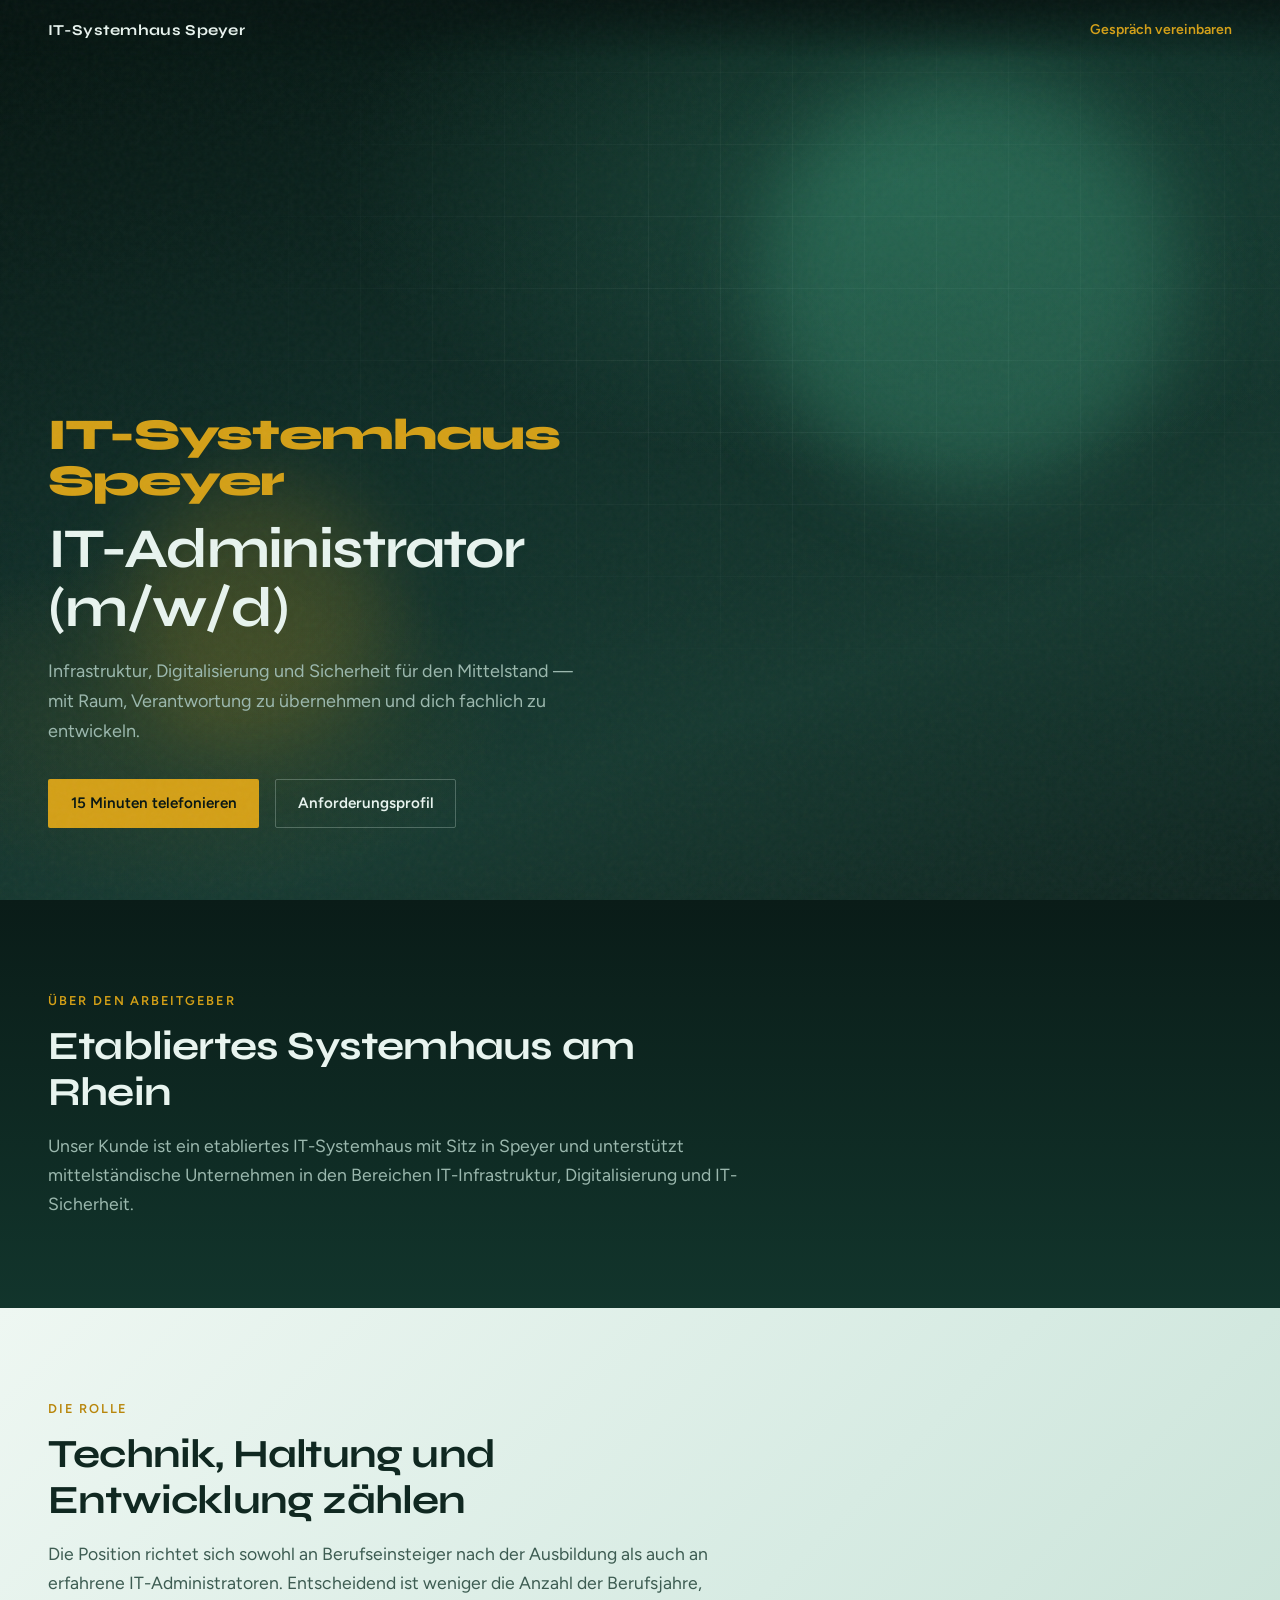
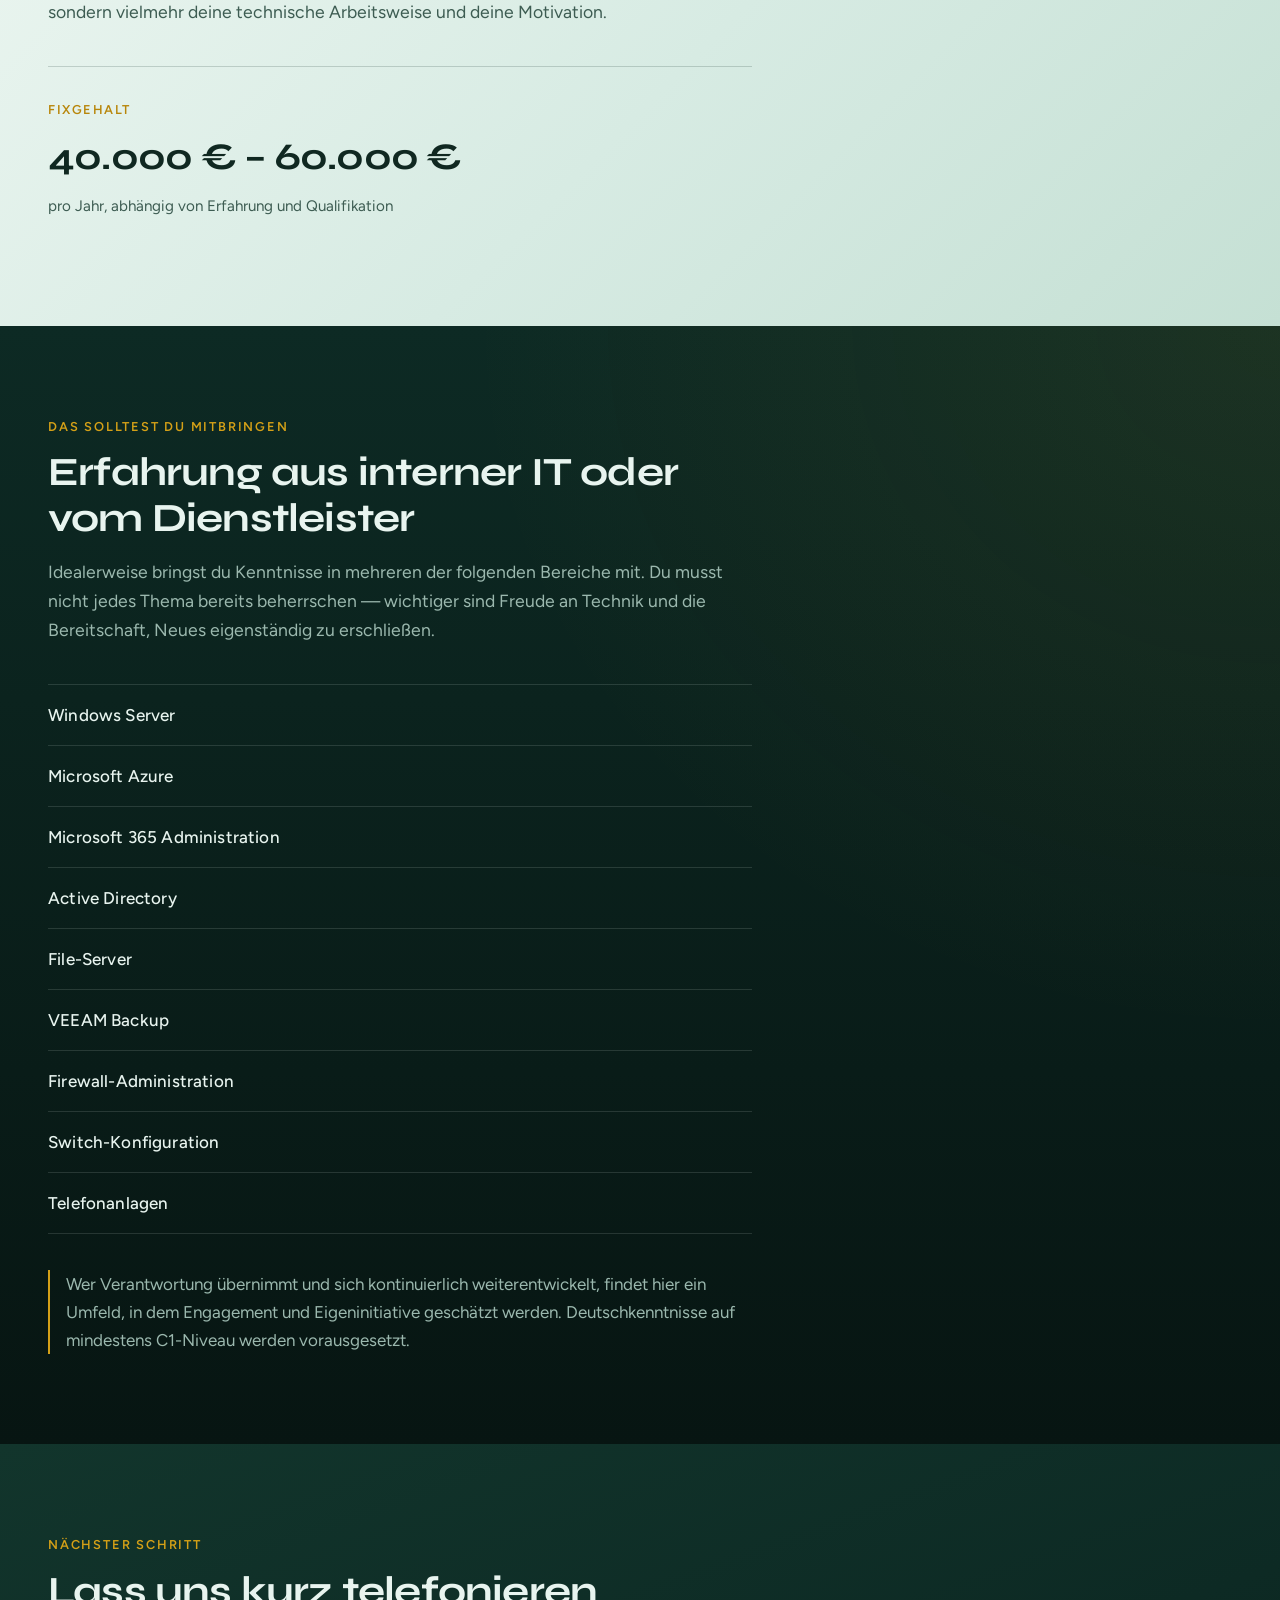
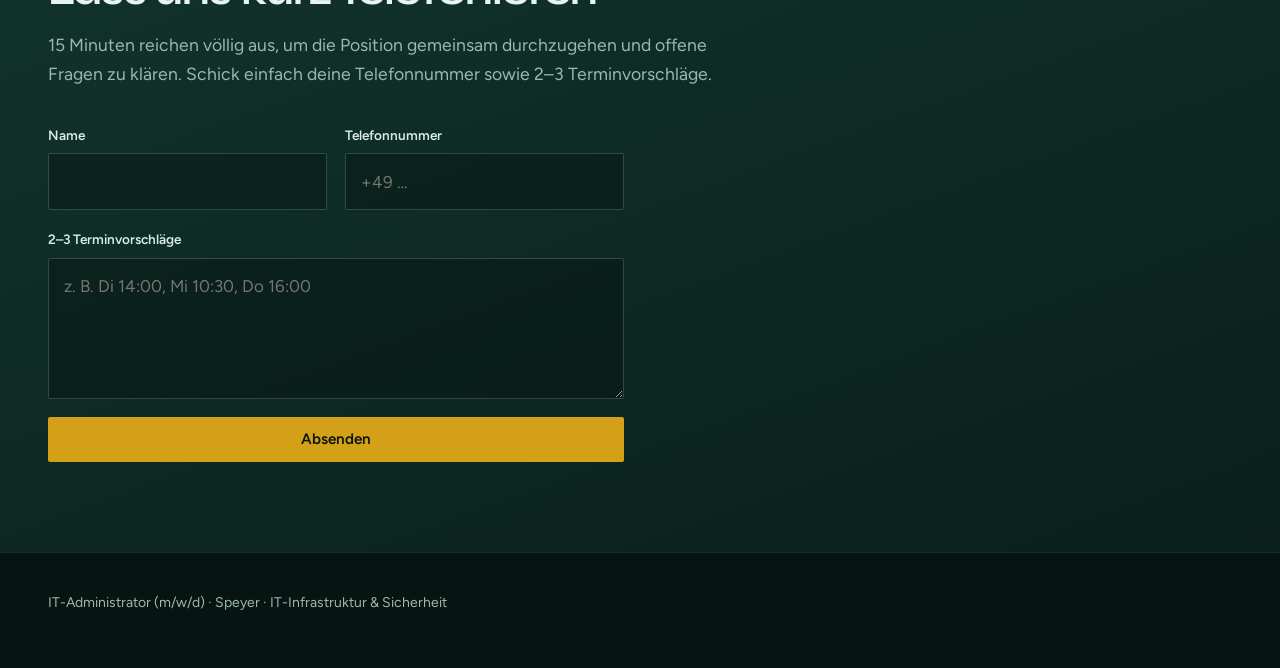
<file: index.html>
<!DOCTYPE html>
<html lang="de">
  <head>
    <meta charset="UTF-8" />
    <meta name="viewport" content="width=device-width, initial-scale=1" />
    <title>IT-Administrator (m/w/d) · IT-Systemhaus Speyer</title>
    <meta
      name="description"
      content="IT-Administrator (m/w/d) gesucht: IT-Infrastruktur, Digitalisierung und IT-Sicherheit für den Mittelstand. Speyer · 40.000–60.000 €."
    />
    <link rel="preconnect" href="https://fonts.googleapis.com" />
    <link rel="preconnect" href="https://fonts.gstatic.com" crossorigin />
    <link
      href="https://fonts.googleapis.com/css2?family=Figtree:wght@400;500;600;700&family=Syne:wght@600;700;800&display=swap"
      rel="stylesheet"
    />
    <link rel="stylesheet" href="./styles.css" />
  </head>
  <body>
    <div class="noise" aria-hidden="true"></div>

    <header class="site-header">
      <a class="logo" href="#top">IT-Systemhaus Speyer</a>
      <a class="header-cta" href="#kontakt">Gespräch vereinbaren</a>
    </header>

    <main id="top">
      <section class="hero" aria-labelledby="hero-brand">
        <div class="hero-visual" aria-hidden="true">
          <div class="hero-grid"></div>
          <div class="hero-orb hero-orb--a"></div>
          <div class="hero-orb hero-orb--b"></div>
          <div class="hero-scan"></div>
        </div>
        <div class="hero-content">
          <p class="hero-brand" id="hero-brand">IT-Systemhaus Speyer</p>
          <h1>IT-Administrator (m/w/d)</h1>
          <p class="hero-lead">
            Infrastruktur, Digitalisierung und Sicherheit für den Mittelstand —
            mit Raum, Verantwortung zu übernehmen und dich fachlich zu
            entwickeln.
          </p>
          <div class="hero-actions">
            <a class="btn btn-primary" href="#kontakt">15 Minuten telefonieren</a>
            <a class="btn btn-ghost" href="#profil">Anforderungsprofil</a>
          </div>
        </div>
      </section>

      <section class="section about" aria-labelledby="about-title">
        <div class="section-inner">
          <p class="eyebrow">Über den Arbeitgeber</p>
          <h2 id="about-title">Etabliertes Systemhaus am Rhein</h2>
          <p class="section-lead">
            Unser Kunde ist ein etabliertes IT-Systemhaus mit Sitz in Speyer und
            unterstützt mittelständische Unternehmen in den Bereichen
            IT-Infrastruktur, Digitalisierung und IT-Sicherheit.
          </p>
        </div>
      </section>

      <section class="section role" id="profil" aria-labelledby="role-title">
        <div class="section-inner">
          <p class="eyebrow">Die Rolle</p>
          <h2 id="role-title">Technik, Haltung und Entwicklung zählen</h2>
          <p class="section-lead">
            Die Position richtet sich sowohl an Berufseinsteiger nach der
            Ausbildung als auch an erfahrene IT-Administratoren. Entscheidend
            ist weniger die Anzahl der Berufsjahre, sondern vielmehr deine
            technische Arbeitsweise und deine Motivation.
          </p>
          <p class="salary">
            <span class="salary-label">Fixgehalt</span>
            <span class="salary-value">40.000 € – 60.000 €</span>
            <span class="salary-note">pro Jahr, abhängig von Erfahrung und Qualifikation</span>
          </p>
        </div>
      </section>

      <section class="section skills" aria-labelledby="skills-title">
        <div class="section-inner">
          <p class="eyebrow">Das solltest du mitbringen</p>
          <h2 id="skills-title">Erfahrung aus interner IT oder vom Dienstleister</h2>
          <p class="section-lead">
            Idealerweise bringst du Kenntnisse in mehreren der folgenden
            Bereiche mit. Du musst nicht jedes Thema bereits beherrschen —
            wichtiger sind Freude an Technik und die Bereitschaft, Neues
            eigenständig zu erschließen.
          </p>
          <ul class="tech-list">
            <li>Windows Server</li>
            <li>Microsoft Azure</li>
            <li>Microsoft 365 Administration</li>
            <li>Active Directory</li>
            <li>File-Server</li>
            <li>VEEAM Backup</li>
            <li>Firewall-Administration</li>
            <li>Switch-Konfiguration</li>
            <li>Telefonanlagen</li>
          </ul>
          <p class="aside">
            Wer Verantwortung übernimmt und sich kontinuierlich weiterentwickelt,
            findet hier ein Umfeld, in dem Engagement und Eigeninitiative
            geschätzt werden. Deutschkenntnisse auf mindestens C1-Niveau werden
            vorausgesetzt.
          </p>
        </div>
      </section>

      <section class="section contact" id="kontakt" aria-labelledby="contact-title">
        <div class="section-inner">
          <p class="eyebrow">Nächster Schritt</p>
          <h2 id="contact-title">Lass uns kurz telefonieren</h2>
          <p class="section-lead">
            15 Minuten reichen völlig aus, um die Position gemeinsam
            durchzugehen und offene Fragen zu klären. Schick einfach deine
            Telefonnummer sowie 2–3 Terminvorschläge.
          </p>
          <form class="contact-form" action="#" method="post">
            <label>
              <span>Name</span>
              <input type="text" name="name" autocomplete="name" required />
            </label>
            <label>
              <span>Telefonnummer</span>
              <input
                type="tel"
                name="phone"
                autocomplete="tel"
                required
                placeholder="+49 …"
              />
            </label>
            <label class="full">
              <span>2–3 Terminvorschläge</span>
              <textarea
                name="slots"
                rows="4"
                required
                placeholder="z. B. Di 14:00, Mi 10:30, Do 16:00"
              ></textarea>
            </label>
            <button class="btn btn-primary" type="submit">Absenden</button>
          </form>
          <p class="form-note" hidden>
            Danke — deine Angaben sind bereit zum Versenden. Bitte die Nummer
            und Termine an den Ansprechpartner der Stelle weiterleiten.
          </p>
        </div>
      </section>
    </main>

    <footer class="site-footer">
      <p>IT-Administrator (m/w/d) · Speyer · IT-Infrastruktur &amp; Sicherheit</p>
    </footer>

    <script src="./script.js"></script>
  </body>
</html>
</file>
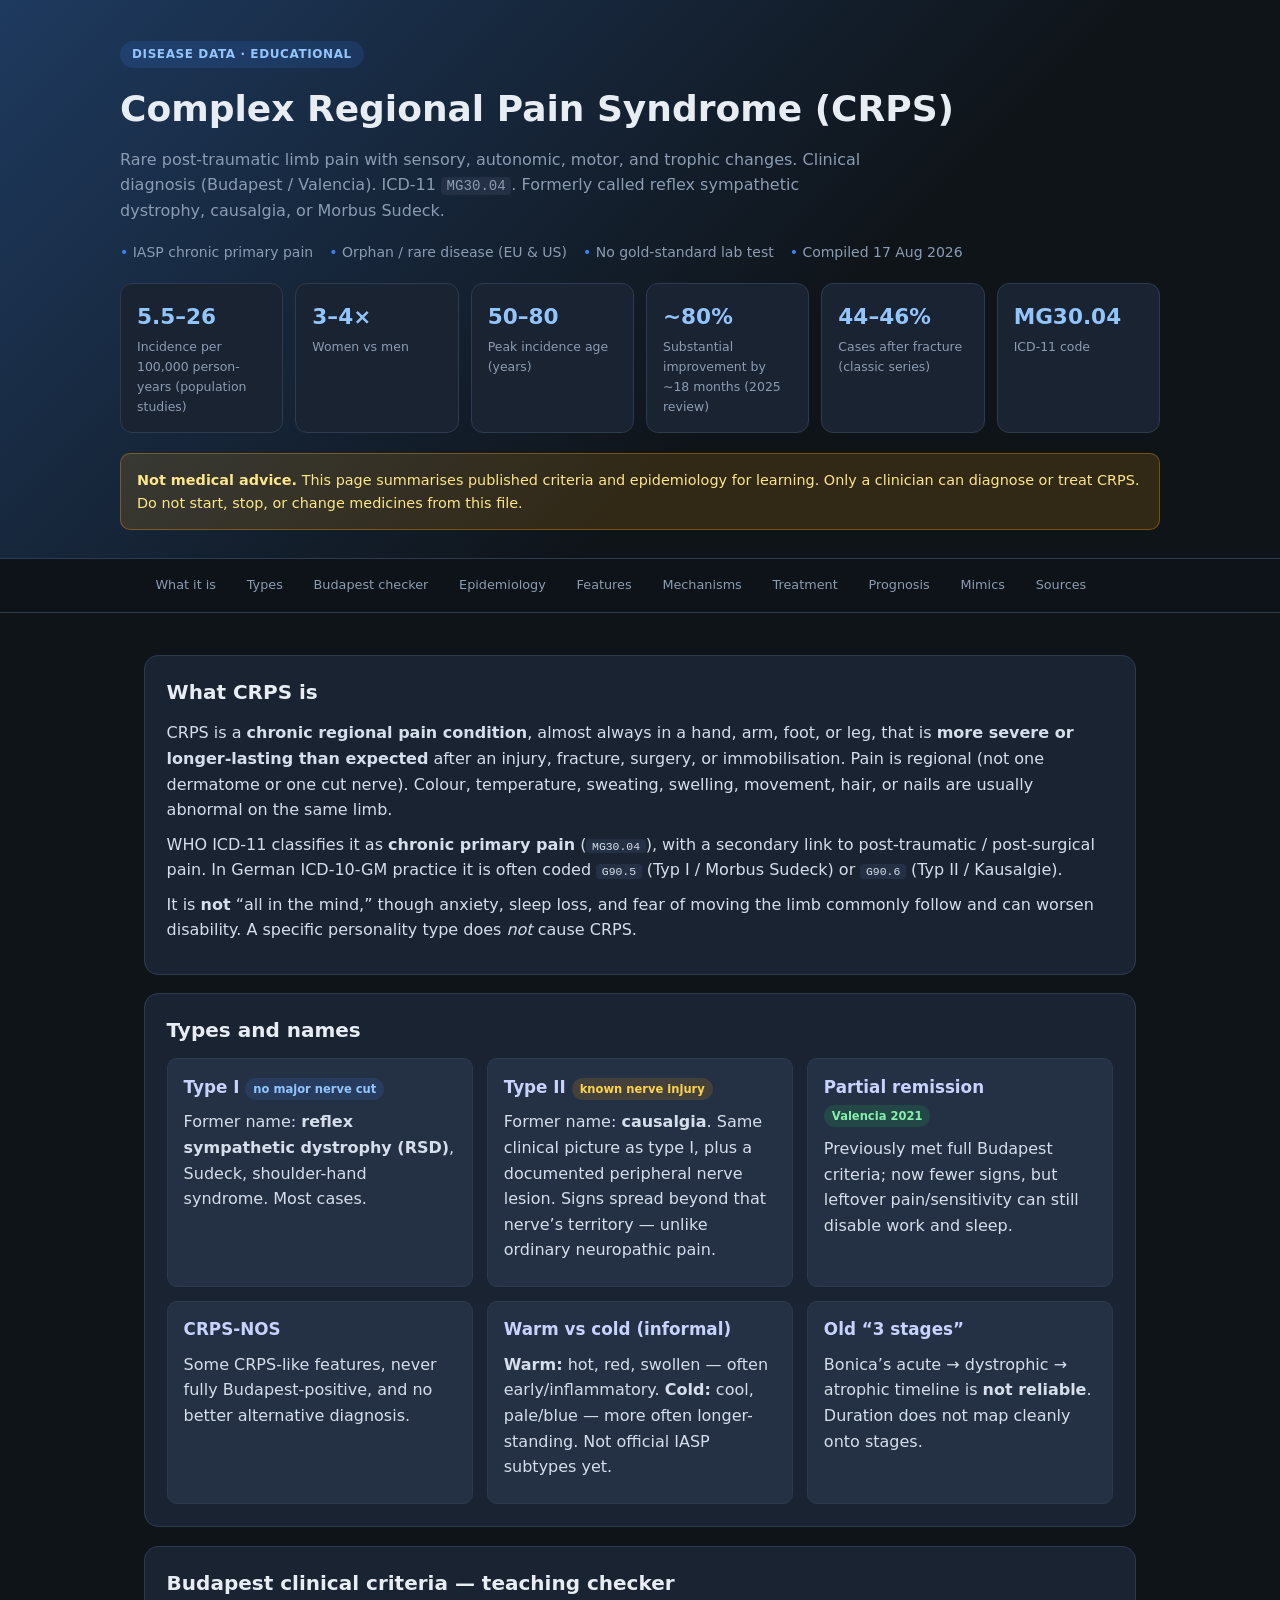
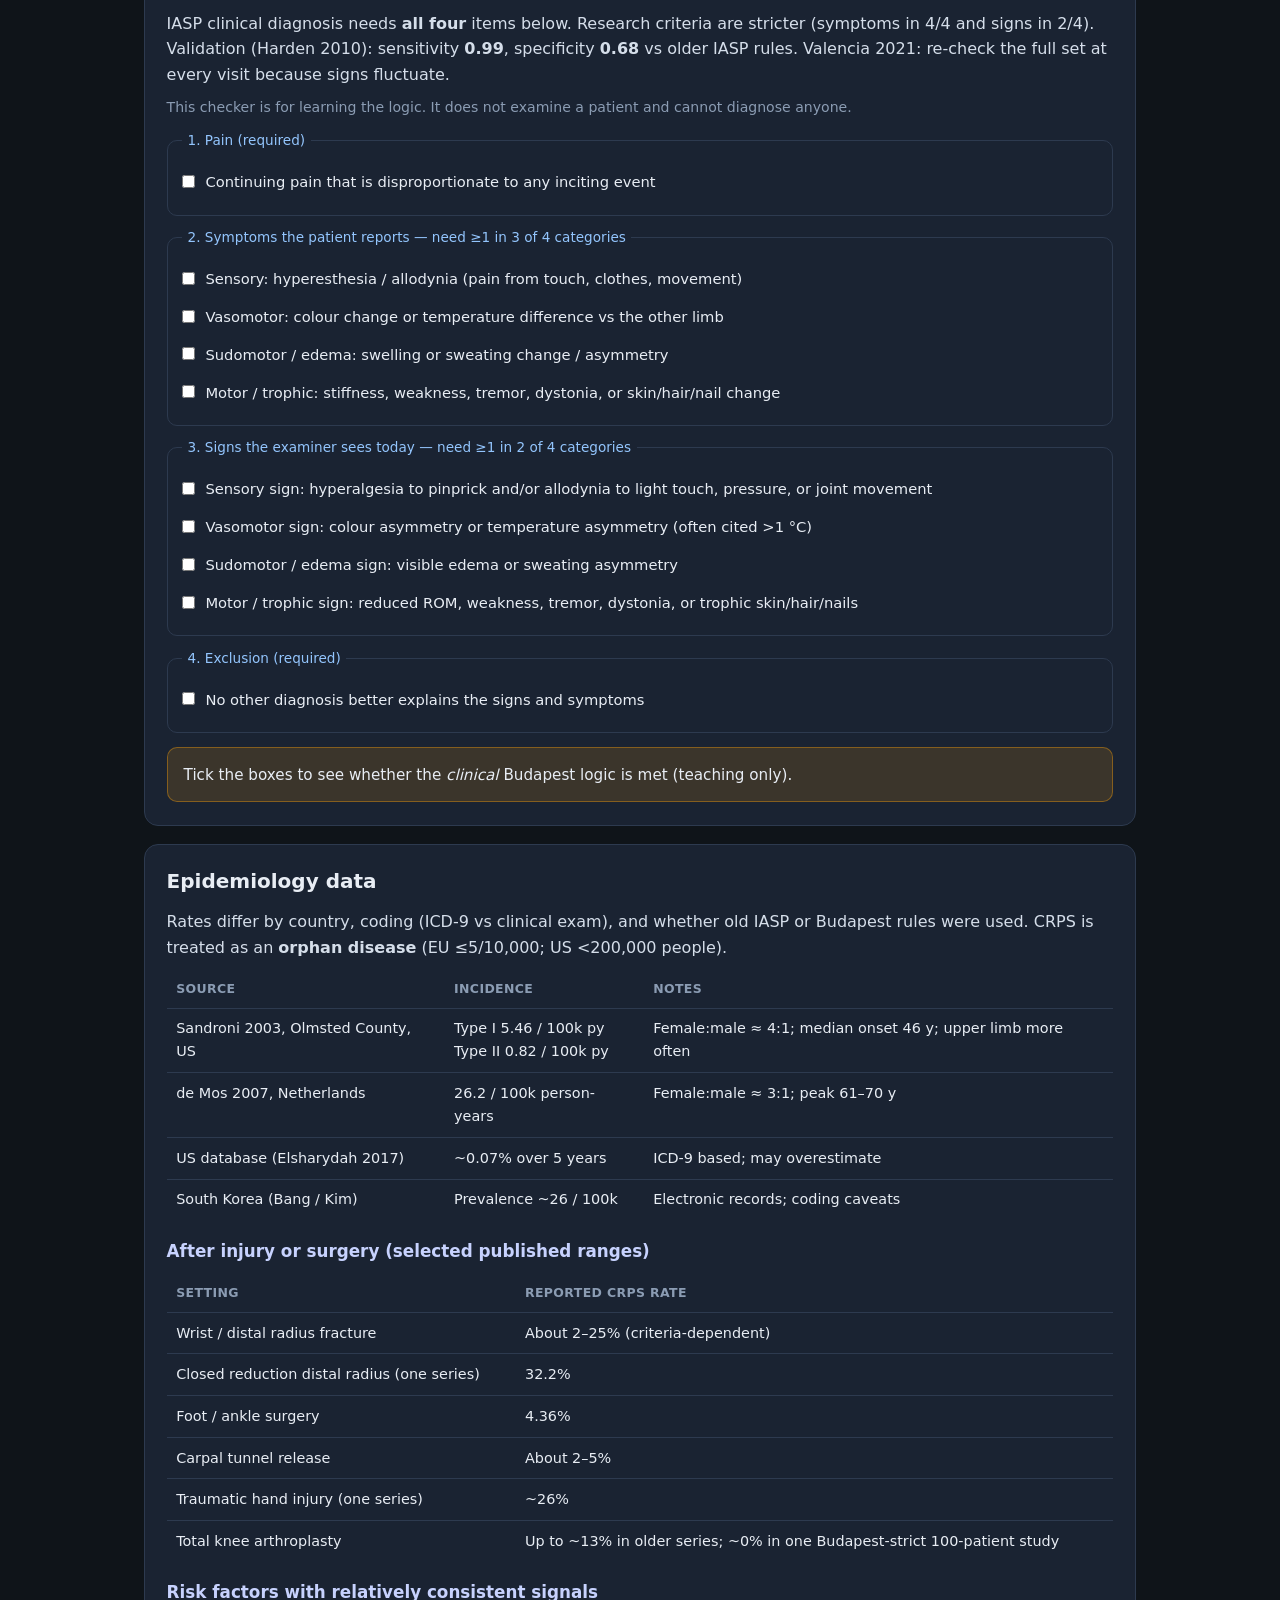
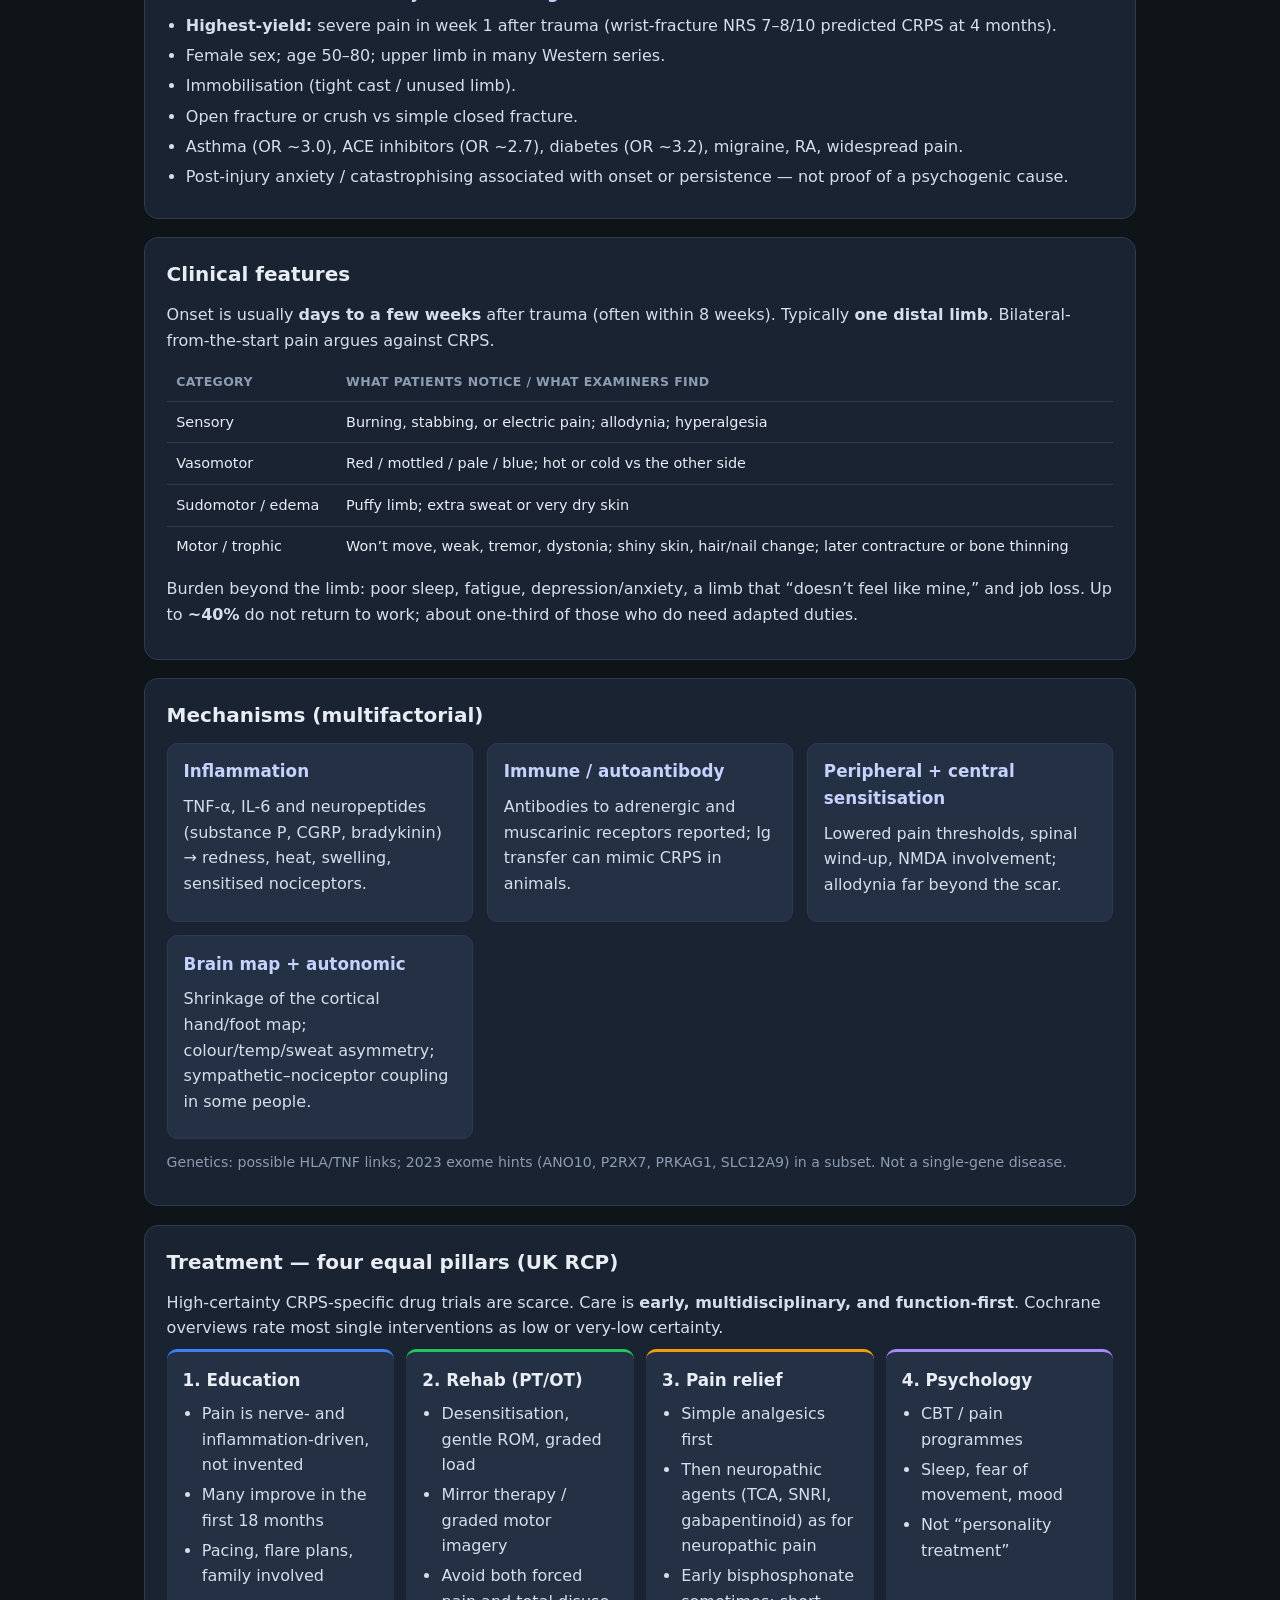
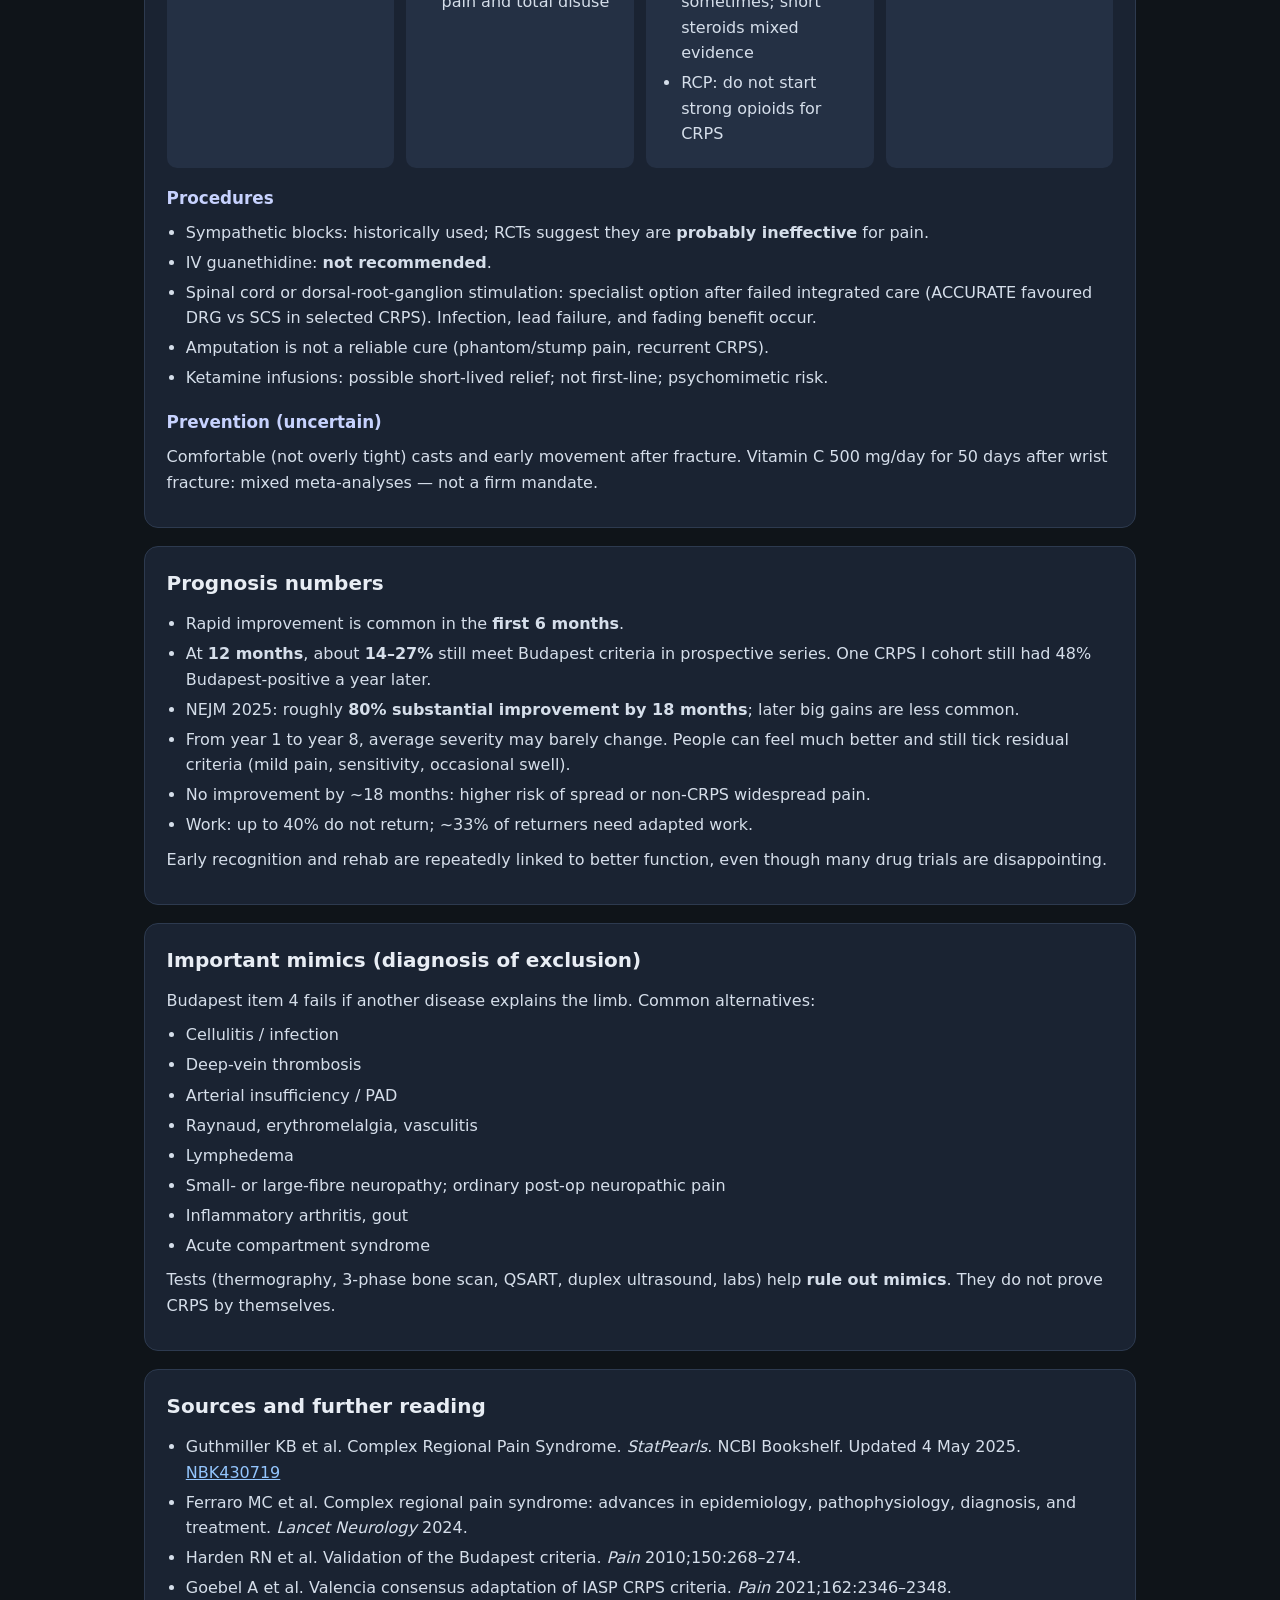
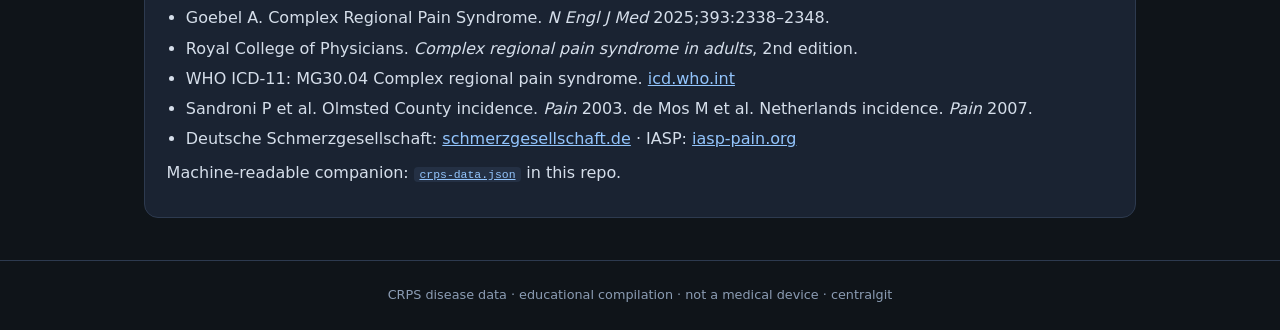
<file: crps-disease.html>
<!DOCTYPE html>
<html lang="en">
<head>
  <meta charset="UTF-8" />
  <meta name="viewport" content="width=device-width, initial-scale=1.0" />
  <title>CRPS Disease Data — Complex Regional Pain Syndrome</title>
  <style>
    :root {
      --bg: #0f1419;
      --surface: #1a2332;
      --surface2: #243044;
      --border: #2d3a4f;
      --text: #e8edf4;
      --muted: #8b9cb3;
      --accent: #3b82f6;
      --accent-soft: rgba(59, 130, 246, 0.15);
      --success: #22c55e;
      --success-soft: rgba(34, 197, 94, 0.15);
      --warning: #f59e0b;
      --warning-soft: rgba(245, 158, 11, 0.15);
      --danger: #ef4444;
      --danger-soft: rgba(239, 68, 68, 0.15);
      --purple: #a78bfa;
    }

    * { box-sizing: border-box; margin: 0; padding: 0; }

    html { scroll-behavior: smooth; }

    body {
      font-family: "Segoe UI", system-ui, -apple-system, sans-serif;
      background: var(--bg);
      color: var(--text);
      line-height: 1.6;
      min-height: 100vh;
    }

    a { color: #93c5fd; }
    a:hover { color: #bfdbfe; }

    .hero {
      background: linear-gradient(135deg, #1e3a5f 0%, #0f1419 62%);
      border-bottom: 1px solid var(--border);
      padding: 2.5rem 1.5rem 1.75rem;
    }

    .hero-inner, .wrap { max-width: 1040px; margin: 0 auto; }

    .badge {
      display: inline-block;
      background: var(--accent-soft);
      color: #93c5fd;
      font-size: 0.75rem;
      font-weight: 600;
      letter-spacing: 0.05em;
      text-transform: uppercase;
      padding: 0.25rem 0.75rem;
      border-radius: 999px;
      margin-bottom: 0.75rem;
    }

    h1 { font-size: clamp(1.5rem, 4vw, 2.25rem); font-weight: 700; margin-bottom: 0.5rem; }
    h2 { font-size: 1.25rem; margin-bottom: 0.75rem; }
    h3 { font-size: 1.05rem; margin: 1.1rem 0 0.45rem; color: #c7d2fe; }
    .subtitle { color: var(--muted); font-size: 1rem; max-width: 760px; }

    .meta-row {
      display: flex;
      flex-wrap: wrap;
      gap: 1rem;
      margin-top: 1.1rem;
      font-size: 0.875rem;
      color: var(--muted);
    }
    .meta-row span::before { content: "• "; color: var(--accent); }

    nav.toc {
      position: sticky;
      top: 0;
      z-index: 20;
      background: rgba(15, 20, 25, 0.92);
      backdrop-filter: blur(10px);
      border-bottom: 1px solid var(--border);
    }
    nav.toc .wrap {
      display: flex;
      gap: 0.5rem;
      overflow-x: auto;
      padding: 0.65rem 1.5rem;
    }
    nav.toc a {
      flex: 0 0 auto;
      text-decoration: none;
      color: var(--muted);
      font-size: 0.8rem;
      padding: 0.3rem 0.65rem;
      border-radius: 999px;
      border: 1px solid transparent;
    }
    nav.toc a:hover { color: var(--text); border-color: var(--border); background: var(--surface); }

    .wrap { padding: 1.5rem; }

    .disclaimer {
      background: var(--warning-soft);
      border: 1px solid rgba(245, 158, 11, 0.35);
      color: #fde68a;
      padding: 0.9rem 1rem;
      border-radius: 10px;
      font-size: 0.9rem;
      margin: 1.25rem 0 0;
    }

    .stats {
      display: grid;
      grid-template-columns: repeat(auto-fit, minmax(160px, 1fr));
      gap: 0.75rem;
      margin: 1.25rem 0 0.25rem;
    }
    .stat {
      background: var(--surface);
      border: 1px solid var(--border);
      border-radius: 12px;
      padding: 0.95rem 1rem;
    }
    .stat .n { font-size: 1.35rem; font-weight: 700; color: #93c5fd; }
    .stat .l { font-size: 0.78rem; color: var(--muted); margin-top: 0.2rem; }

    section.card {
      background: var(--surface);
      border: 1px solid var(--border);
      border-radius: 14px;
      padding: 1.25rem 1.35rem 1.4rem;
      margin: 1.15rem 0;
    }

    p { margin: 0.55rem 0; color: #d5deea; }
    ul, ol { margin: 0.4rem 0 0.4rem 1.2rem; color: #d5deea; }
    li { margin: 0.28rem 0; }

    .grid-2 {
      display: grid;
      grid-template-columns: repeat(auto-fit, minmax(240px, 1fr));
      gap: 0.85rem;
    }
    .mini {
      background: var(--surface2);
      border: 1px solid var(--border);
      border-radius: 10px;
      padding: 0.9rem 1rem;
    }
    .mini h3 { margin-top: 0; }

    table {
      width: 100%;
      border-collapse: collapse;
      font-size: 0.9rem;
      margin-top: 0.6rem;
    }
    th, td {
      text-align: left;
      padding: 0.55rem 0.6rem;
      border-bottom: 1px solid var(--border);
      vertical-align: top;
    }
    th { color: var(--muted); font-weight: 600; font-size: 0.78rem; text-transform: uppercase; letter-spacing: 0.03em; }
    tr:last-child td { border-bottom: none; }

    .tag {
      display: inline-block;
      font-size: 0.72rem;
      padding: 0.12rem 0.5rem;
      border-radius: 999px;
      background: var(--accent-soft);
      color: #93c5fd;
      margin-right: 0.25rem;
    }
    .tag.warn { background: var(--warning-soft); color: #fcd34d; }
    .tag.ok { background: var(--success-soft); color: #86efac; }
    .tag.bad { background: var(--danger-soft); color: #fca5a5; }

    label.check {
      display: flex;
      gap: 0.65rem;
      align-items: flex-start;
      padding: 0.45rem 0;
      cursor: pointer;
      font-size: 0.92rem;
    }
    label.check input { margin-top: 0.3rem; accent-color: var(--accent); }
    fieldset {
      border: 1px solid var(--border);
      border-radius: 10px;
      padding: 0.7rem 0.9rem 0.85rem;
      margin: 0.7rem 0;
    }
    legend { color: #93c5fd; padding: 0 0.35rem; font-size: 0.85rem; }

    .result {
      margin-top: 0.9rem;
      padding: 0.9rem 1rem;
      border-radius: 10px;
      border: 1px solid var(--border);
      background: var(--surface2);
      font-size: 0.95rem;
    }
    .result.yes { border-color: rgba(34, 197, 94, 0.45); background: var(--success-soft); }
    .result.no { border-color: rgba(239, 68, 68, 0.4); background: var(--danger-soft); }
    .result.maybe { border-color: rgba(245, 158, 11, 0.4); background: var(--warning-soft); }

    .pillars { display: grid; grid-template-columns: repeat(auto-fit, minmax(210px, 1fr)); gap: 0.75rem; }
    .pillar { background: var(--surface2); border-radius: 10px; padding: 0.9rem 1rem; border-top: 3px solid var(--accent); }
    .pillar:nth-child(2) { border-top-color: var(--success); }
    .pillar:nth-child(3) { border-top-color: var(--warning); }
    .pillar:nth-child(4) { border-top-color: var(--purple); }
    .pillar h3 { margin-top: 0; color: var(--text); }

    footer {
      color: var(--muted);
      font-size: 0.8rem;
      padding: 1.5rem;
      text-align: center;
      border-top: 1px solid var(--border);
    }

    code { font-size: 0.88em; background: var(--surface2); padding: 0.05rem 0.35rem; border-radius: 4px; }
  </style>
</head>
<body>
  <header class="hero">
    <div class="hero-inner">
      <div class="badge">Disease data · educational</div>
      <h1>Complex Regional Pain Syndrome (CRPS)</h1>
      <p class="subtitle">
        Rare post-traumatic limb pain with sensory, autonomic, motor, and trophic changes.
        Clinical diagnosis (Budapest / Valencia). ICD-11 <code>MG30.04</code>.
        Formerly called reflex sympathetic dystrophy, causalgia, or Morbus Sudeck.
      </p>
      <div class="meta-row">
        <span>IASP chronic primary pain</span>
        <span>Orphan / rare disease (EU &amp; US)</span>
        <span>No gold-standard lab test</span>
        <span>Compiled 17 Aug 2026</span>
      </div>
      <div class="stats">
        <div class="stat"><div class="n">5.5–26</div><div class="l">Incidence per 100,000 person-years (population studies)</div></div>
        <div class="stat"><div class="n">3–4×</div><div class="l">Women vs men</div></div>
        <div class="stat"><div class="n">50–80</div><div class="l">Peak incidence age (years)</div></div>
        <div class="stat"><div class="n">~80%</div><div class="l">Substantial improvement by ~18 months (2025 review)</div></div>
        <div class="stat"><div class="n">44–46%</div><div class="l">Cases after fracture (classic series)</div></div>
        <div class="stat"><div class="n">MG30.04</div><div class="l">ICD-11 code</div></div>
      </div>
      <p class="disclaimer">
        <strong>Not medical advice.</strong> This page summarises published criteria and epidemiology for learning.
        Only a clinician can diagnose or treat CRPS. Do not start, stop, or change medicines from this file.
      </p>
    </div>
  </header>

  <nav class="toc">
    <div class="wrap">
      <a href="#what">What it is</a>
      <a href="#types">Types</a>
      <a href="#budapest">Budapest checker</a>
      <a href="#epi">Epidemiology</a>
      <a href="#features">Features</a>
      <a href="#patho">Mechanisms</a>
      <a href="#treat">Treatment</a>
      <a href="#prognosis">Prognosis</a>
      <a href="#diff">Mimics</a>
      <a href="#sources">Sources</a>
    </div>
  </nav>

  <main class="wrap">
    <section id="what" class="card">
      <h2>What CRPS is</h2>
      <p>
        CRPS is a <strong>chronic regional pain condition</strong>, almost always in a hand, arm, foot, or leg,
        that is <strong>more severe or longer-lasting than expected</strong> after an injury, fracture, surgery, or immobilisation.
        Pain is regional (not one dermatome or one cut nerve). Colour, temperature, sweating, swelling, movement, hair, or nails
        are usually abnormal on the same limb.
      </p>
      <p>
        WHO ICD-11 classifies it as <strong>chronic primary pain</strong> (<code>MG30.04</code>), with a secondary link to
        post-traumatic / post-surgical pain. In German ICD-10-GM practice it is often coded <code>G90.5</code> (Typ I / Morbus Sudeck)
        or <code>G90.6</code> (Typ II / Kausalgie).
      </p>
      <p>
        It is <strong>not</strong> “all in the mind,” though anxiety, sleep loss, and fear of moving the limb commonly follow
        and can worsen disability. A specific personality type does <em>not</em> cause CRPS.
      </p>
    </section>

    <section id="types" class="card">
      <h2>Types and names</h2>
      <div class="grid-2">
        <div class="mini">
          <h3>Type I <span class="tag">no major nerve cut</span></h3>
          <p>Former name: <strong>reflex sympathetic dystrophy (RSD)</strong>, Sudeck, shoulder-hand syndrome. Most cases.</p>
        </div>
        <div class="mini">
          <h3>Type II <span class="tag warn">known nerve injury</span></h3>
          <p>Former name: <strong>causalgia</strong>. Same clinical picture as type I, plus a documented peripheral nerve lesion. Signs spread beyond that nerve’s territory — unlike ordinary neuropathic pain.</p>
        </div>
        <div class="mini">
          <h3>Partial remission <span class="tag ok">Valencia 2021</span></h3>
          <p>Previously met full Budapest criteria; now fewer signs, but leftover pain/sensitivity can still disable work and sleep.</p>
        </div>
        <div class="mini">
          <h3>CRPS-NOS</h3>
          <p>Some CRPS-like features, never fully Budapest-positive, and no better alternative diagnosis.</p>
        </div>
        <div class="mini">
          <h3>Warm vs cold (informal)</h3>
          <p><strong>Warm:</strong> hot, red, swollen — often early/inflammatory. <strong>Cold:</strong> cool, pale/blue — more often longer-standing. Not official IASP subtypes yet.</p>
        </div>
        <div class="mini">
          <h3>Old “3 stages”</h3>
          <p>Bonica’s acute → dystrophic → atrophic timeline is <strong>not reliable</strong>. Duration does not map cleanly onto stages.</p>
        </div>
      </div>
    </section>

    <section id="budapest" class="card">
      <h2>Budapest clinical criteria — teaching checker</h2>
      <p>
        IASP clinical diagnosis needs <strong>all four</strong> items below. Research criteria are stricter (symptoms in 4/4 and signs in 2/4).
        Validation (Harden 2010): sensitivity <strong>0.99</strong>, specificity <strong>0.68</strong> vs older IASP rules.
        Valencia 2021: re-check the full set at every visit because signs fluctuate.
      </p>
      <p style="color:var(--muted);font-size:0.88rem;">This checker is for learning the logic. It does not examine a patient and cannot diagnose anyone.</p>

      <fieldset>
        <legend>1. Pain (required)</legend>
        <label class="check"><input type="checkbox" id="pain" onchange="scoreBudapest()" /> Continuing pain that is disproportionate to any inciting event</label>
      </fieldset>

      <fieldset>
        <legend>2. Symptoms the patient reports — need ≥1 in 3 of 4 categories</legend>
        <label class="check"><input type="checkbox" data-sym="sensory" onchange="scoreBudapest()" /> Sensory: hyperesthesia / allodynia (pain from touch, clothes, movement)</label>
        <label class="check"><input type="checkbox" data-sym="vasomotor" onchange="scoreBudapest()" /> Vasomotor: colour change or temperature difference vs the other limb</label>
        <label class="check"><input type="checkbox" data-sym="sudomotor" onchange="scoreBudapest()" /> Sudomotor / edema: swelling or sweating change / asymmetry</label>
        <label class="check"><input type="checkbox" data-sym="motor" onchange="scoreBudapest()" /> Motor / trophic: stiffness, weakness, tremor, dystonia, or skin/hair/nail change</label>
      </fieldset>

      <fieldset>
        <legend>3. Signs the examiner sees today — need ≥1 in 2 of 4 categories</legend>
        <label class="check"><input type="checkbox" data-sign="sensory" onchange="scoreBudapest()" /> Sensory sign: hyperalgesia to pinprick and/or allodynia to light touch, pressure, or joint movement</label>
        <label class="check"><input type="checkbox" data-sign="vasomotor" onchange="scoreBudapest()" /> Vasomotor sign: colour asymmetry or temperature asymmetry (often cited &gt;1 °C)</label>
        <label class="check"><input type="checkbox" data-sign="sudomotor" onchange="scoreBudapest()" /> Sudomotor / edema sign: visible edema or sweating asymmetry</label>
        <label class="check"><input type="checkbox" data-sign="motor" onchange="scoreBudapest()" /> Motor / trophic sign: reduced ROM, weakness, tremor, dystonia, or trophic skin/hair/nails</label>
      </fieldset>

      <fieldset>
        <legend>4. Exclusion (required)</legend>
        <label class="check"><input type="checkbox" id="exclude" onchange="scoreBudapest()" /> No other diagnosis better explains the signs and symptoms</label>
      </fieldset>

      <div id="budapest-result" class="result maybe">Tick the boxes to see whether the <em>clinical</em> Budapest logic is met (teaching only).</div>
    </section>

    <section id="epi" class="card">
      <h2>Epidemiology data</h2>
      <p>Rates differ by country, coding (ICD-9 vs clinical exam), and whether old IASP or Budapest rules were used. CRPS is treated as an <strong>orphan disease</strong> (EU ≤5/10,000; US &lt;200,000 people).</p>
      <table>
        <thead>
          <tr><th>Source</th><th>Incidence</th><th>Notes</th></tr>
        </thead>
        <tbody>
          <tr>
            <td>Sandroni 2003, Olmsted County, US</td>
            <td>Type I 5.46 / 100k py<br>Type II 0.82 / 100k py</td>
            <td>Female:male ≈ 4:1; median onset 46 y; upper limb more often</td>
          </tr>
          <tr>
            <td>de Mos 2007, Netherlands</td>
            <td>26.2 / 100k person-years</td>
            <td>Female:male ≈ 3:1; peak 61–70 y</td>
          </tr>
          <tr>
            <td>US database (Elsharydah 2017)</td>
            <td>~0.07% over 5 years</td>
            <td>ICD-9 based; may overestimate</td>
          </tr>
          <tr>
            <td>South Korea (Bang / Kim)</td>
            <td>Prevalence ~26 / 100k</td>
            <td>Electronic records; coding caveats</td>
          </tr>
        </tbody>
      </table>

      <h3>After injury or surgery (selected published ranges)</h3>
      <table>
        <thead><tr><th>Setting</th><th>Reported CRPS rate</th></tr></thead>
        <tbody>
          <tr><td>Wrist / distal radius fracture</td><td>About 2–25% (criteria-dependent)</td></tr>
          <tr><td>Closed reduction distal radius (one series)</td><td>32.2%</td></tr>
          <tr><td>Foot / ankle surgery</td><td>4.36%</td></tr>
          <tr><td>Carpal tunnel release</td><td>About 2–5%</td></tr>
          <tr><td>Traumatic hand injury (one series)</td><td>~26%</td></tr>
          <tr><td>Total knee arthroplasty</td><td>Up to ~13% in older series; ~0% in one Budapest-strict 100-patient study</td></tr>
        </tbody>
      </table>

      <h3>Risk factors with relatively consistent signals</h3>
      <ul>
        <li><strong>Highest-yield:</strong> severe pain in week 1 after trauma (wrist-fracture NRS 7–8/10 predicted CRPS at 4 months).</li>
        <li>Female sex; age 50–80; upper limb in many Western series.</li>
        <li>Immobilisation (tight cast / unused limb).</li>
        <li>Open fracture or crush vs simple closed fracture.</li>
        <li>Asthma (OR ~3.0), ACE inhibitors (OR ~2.7), diabetes (OR ~3.2), migraine, RA, widespread pain.</li>
        <li>Post-injury anxiety / catastrophising associated with onset or persistence — not proof of a psychogenic cause.</li>
      </ul>
    </section>

    <section id="features" class="card">
      <h2>Clinical features</h2>
      <p>Onset is usually <strong>days to a few weeks</strong> after trauma (often within 8 weeks). Typically <strong>one distal limb</strong>. Bilateral-from-the-start pain argues against CRPS.</p>
      <table>
        <thead><tr><th>Category</th><th>What patients notice / what examiners find</th></tr></thead>
        <tbody>
          <tr><td>Sensory</td><td>Burning, stabbing, or electric pain; allodynia; hyperalgesia</td></tr>
          <tr><td>Vasomotor</td><td>Red / mottled / pale / blue; hot or cold vs the other side</td></tr>
          <tr><td>Sudomotor / edema</td><td>Puffy limb; extra sweat or very dry skin</td></tr>
          <tr><td>Motor / trophic</td><td>Won’t move, weak, tremor, dystonia; shiny skin, hair/nail change; later contracture or bone thinning</td></tr>
        </tbody>
      </table>
      <p>Burden beyond the limb: poor sleep, fatigue, depression/anxiety, a limb that “doesn’t feel like mine,” and job loss. Up to <strong>~40%</strong> do not return to work; about one-third of those who do need adapted duties.</p>
    </section>

    <section id="patho" class="card">
      <h2>Mechanisms (multifactorial)</h2>
      <div class="grid-2">
        <div class="mini"><h3>Inflammation</h3><p>TNF-α, IL-6 and neuropeptides (substance P, CGRP, bradykinin) → redness, heat, swelling, sensitised nociceptors.</p></div>
        <div class="mini"><h3>Immune / autoantibody</h3><p>Antibodies to adrenergic and muscarinic receptors reported; Ig transfer can mimic CRPS in animals.</p></div>
        <div class="mini"><h3>Peripheral + central sensitisation</h3><p>Lowered pain thresholds, spinal wind-up, NMDA involvement; allodynia far beyond the scar.</p></div>
        <div class="mini"><h3>Brain map + autonomic</h3><p>Shrinkage of the cortical hand/foot map; colour/temp/sweat asymmetry; sympathetic–nociceptor coupling in some people.</p></div>
      </div>
      <p style="color:var(--muted);font-size:0.88rem;margin-top:0.8rem;">Genetics: possible HLA/TNF links; 2023 exome hints (ANO10, P2RX7, PRKAG1, SLC12A9) in a subset. Not a single-gene disease.</p>
    </section>

    <section id="treat" class="card">
      <h2>Treatment — four equal pillars (UK RCP)</h2>
      <p>High-certainty CRPS-specific drug trials are scarce. Care is <strong>early, multidisciplinary, and function-first</strong>. Cochrane overviews rate most single interventions as low or very-low certainty.</p>
      <div class="pillars">
        <div class="pillar">
          <h3>1. Education</h3>
          <ul>
            <li>Pain is nerve- and inflammation-driven, not invented</li>
            <li>Many improve in the first 18 months</li>
            <li>Pacing, flare plans, family involved</li>
          </ul>
        </div>
        <div class="pillar">
          <h3>2. Rehab (PT/OT)</h3>
          <ul>
            <li>Desensitisation, gentle ROM, graded load</li>
            <li>Mirror therapy / graded motor imagery</li>
            <li>Avoid both forced pain and total disuse</li>
          </ul>
        </div>
        <div class="pillar">
          <h3>3. Pain relief</h3>
          <ul>
            <li>Simple analgesics first</li>
            <li>Then neuropathic agents (TCA, SNRI, gabapentinoid) as for neuropathic pain</li>
            <li>Early bisphosphonate sometimes; short steroids mixed evidence</li>
            <li>RCP: do not start strong opioids for CRPS</li>
          </ul>
        </div>
        <div class="pillar">
          <h3>4. Psychology</h3>
          <ul>
            <li>CBT / pain programmes</li>
            <li>Sleep, fear of movement, mood</li>
            <li>Not “personality treatment”</li>
          </ul>
        </div>
      </div>
      <h3>Procedures</h3>
      <ul>
        <li>Sympathetic blocks: historically used; RCTs suggest they are <strong>probably ineffective</strong> for pain.</li>
        <li>IV guanethidine: <strong>not recommended</strong>.</li>
        <li>Spinal cord or dorsal-root-ganglion stimulation: specialist option after failed integrated care (ACCURATE favoured DRG vs SCS in selected CRPS). Infection, lead failure, and fading benefit occur.</li>
        <li>Amputation is not a reliable cure (phantom/stump pain, recurrent CRPS).</li>
        <li>Ketamine infusions: possible short-lived relief; not first-line; psychomimetic risk.</li>
      </ul>
      <h3>Prevention (uncertain)</h3>
      <p>Comfortable (not overly tight) casts and early movement after fracture. Vitamin C 500 mg/day for 50 days after wrist fracture: mixed meta-analyses — not a firm mandate.</p>
    </section>

    <section id="prognosis" class="card">
      <h2>Prognosis numbers</h2>
      <ul>
        <li>Rapid improvement is common in the <strong>first 6 months</strong>.</li>
        <li>At <strong>12 months</strong>, about <strong>14–27%</strong> still meet Budapest criteria in prospective series. One CRPS I cohort still had 48% Budapest-positive a year later.</li>
        <li>NEJM 2025: roughly <strong>80% substantial improvement by 18 months</strong>; later big gains are less common.</li>
        <li>From year 1 to year 8, average severity may barely change. People can feel much better and still tick residual criteria (mild pain, sensitivity, occasional swell).</li>
        <li>No improvement by ~18 months: higher risk of spread or non-CRPS widespread pain.</li>
        <li>Work: up to 40% do not return; ~33% of returners need adapted work.</li>
      </ul>
      <p>Early recognition and rehab are repeatedly linked to better function, even though many drug trials are disappointing.</p>
    </section>

    <section id="diff" class="card">
      <h2>Important mimics (diagnosis of exclusion)</h2>
      <p>Budapest item 4 fails if another disease explains the limb. Common alternatives:</p>
      <ul>
        <li>Cellulitis / infection</li>
        <li>Deep-vein thrombosis</li>
        <li>Arterial insufficiency / PAD</li>
        <li>Raynaud, erythromelalgia, vasculitis</li>
        <li>Lymphedema</li>
        <li>Small- or large-fibre neuropathy; ordinary post-op neuropathic pain</li>
        <li>Inflammatory arthritis, gout</li>
        <li>Acute compartment syndrome</li>
      </ul>
      <p>Tests (thermography, 3-phase bone scan, QSART, duplex ultrasound, labs) help <strong>rule out mimics</strong>. They do not prove CRPS by themselves.</p>
    </section>

    <section id="sources" class="card">
      <h2>Sources and further reading</h2>
      <ul>
        <li>Guthmiller KB et al. Complex Regional Pain Syndrome. <em>StatPearls</em>. NCBI Bookshelf. Updated 4 May 2025. <a href="https://www.ncbi.nlm.nih.gov/books/NBK430719/">NBK430719</a></li>
        <li>Ferraro MC et al. Complex regional pain syndrome: advances in epidemiology, pathophysiology, diagnosis, and treatment. <em>Lancet Neurology</em> 2024.</li>
        <li>Harden RN et al. Validation of the Budapest criteria. <em>Pain</em> 2010;150:268–274.</li>
        <li>Goebel A et al. Valencia consensus adaptation of IASP CRPS criteria. <em>Pain</em> 2021;162:2346–2348.</li>
        <li>Goebel A. Complex Regional Pain Syndrome. <em>N Engl J Med</em> 2025;393:2338–2348.</li>
        <li>Royal College of Physicians. <em>Complex regional pain syndrome in adults</em>, 2nd edition.</li>
        <li>WHO ICD-11: MG30.04 Complex regional pain syndrome. <a href="https://icd.who.int/">icd.who.int</a></li>
        <li>Sandroni P et al. Olmsted County incidence. <em>Pain</em> 2003. de Mos M et al. Netherlands incidence. <em>Pain</em> 2007.</li>
        <li>Deutsche Schmerzgesellschaft: <a href="https://www.schmerzgesellschaft.de/">schmerzgesellschaft.de</a> · IASP: <a href="https://www.iasp-pain.org/">iasp-pain.org</a></li>
      </ul>
      <p>Machine-readable companion: <a href="crps-data.json"><code>crps-data.json</code></a> in this repo.</p>
    </section>
  </main>

  <footer>
    CRPS disease data · educational compilation · not a medical device · centralgit
  </footer>

  <script>
    function cats(attr) {
      const set = new Set();
      document.querySelectorAll("input[" + attr + "]:checked").forEach(function (el) {
        set.add(el.getAttribute(attr));
      });
      return set.size;
    }

    function scoreBudapest() {
      const pain = document.getElementById("pain").checked;
      const exclude = document.getElementById("exclude").checked;
      const sym = cats("data-sym");
      const sign = cats("data-sign");
      const box = document.getElementById("budapest-result");

      const parts = [
        (pain ? "✓" : "✗") + " disproportionate continuing pain",
        (sym >= 3 ? "✓" : "✗") + " symptoms in " + sym + "/4 categories (need 3)",
        (sign >= 2 ? "✓" : "✗") + " signs in " + sign + "/4 categories (need 2)",
        (exclude ? "✓" : "✗") + " no better alternative diagnosis"
      ];

      if (pain && exclude && sym >= 3 && sign >= 2) {
        box.className = "result yes";
        box.innerHTML = "<strong>Clinical Budapest logic: MET</strong> (teaching only).<br>" + parts.join("<br>");
      } else if (pain && (sym >= 2 || sign >= 1)) {
        box.className = "result maybe";
        box.innerHTML = "<strong>Incomplete / possible CRPS-NOS or partial picture.</strong> Full clinical diagnosis is not met on these ticks.<br>" + parts.join("<br>");
      } else {
        box.className = "result no";
        box.innerHTML = "<strong>Clinical Budapest logic: NOT met</strong> on the current ticks.<br>" + parts.join("<br>");
      }
    }
  </script>
</body>
</html>
</file>
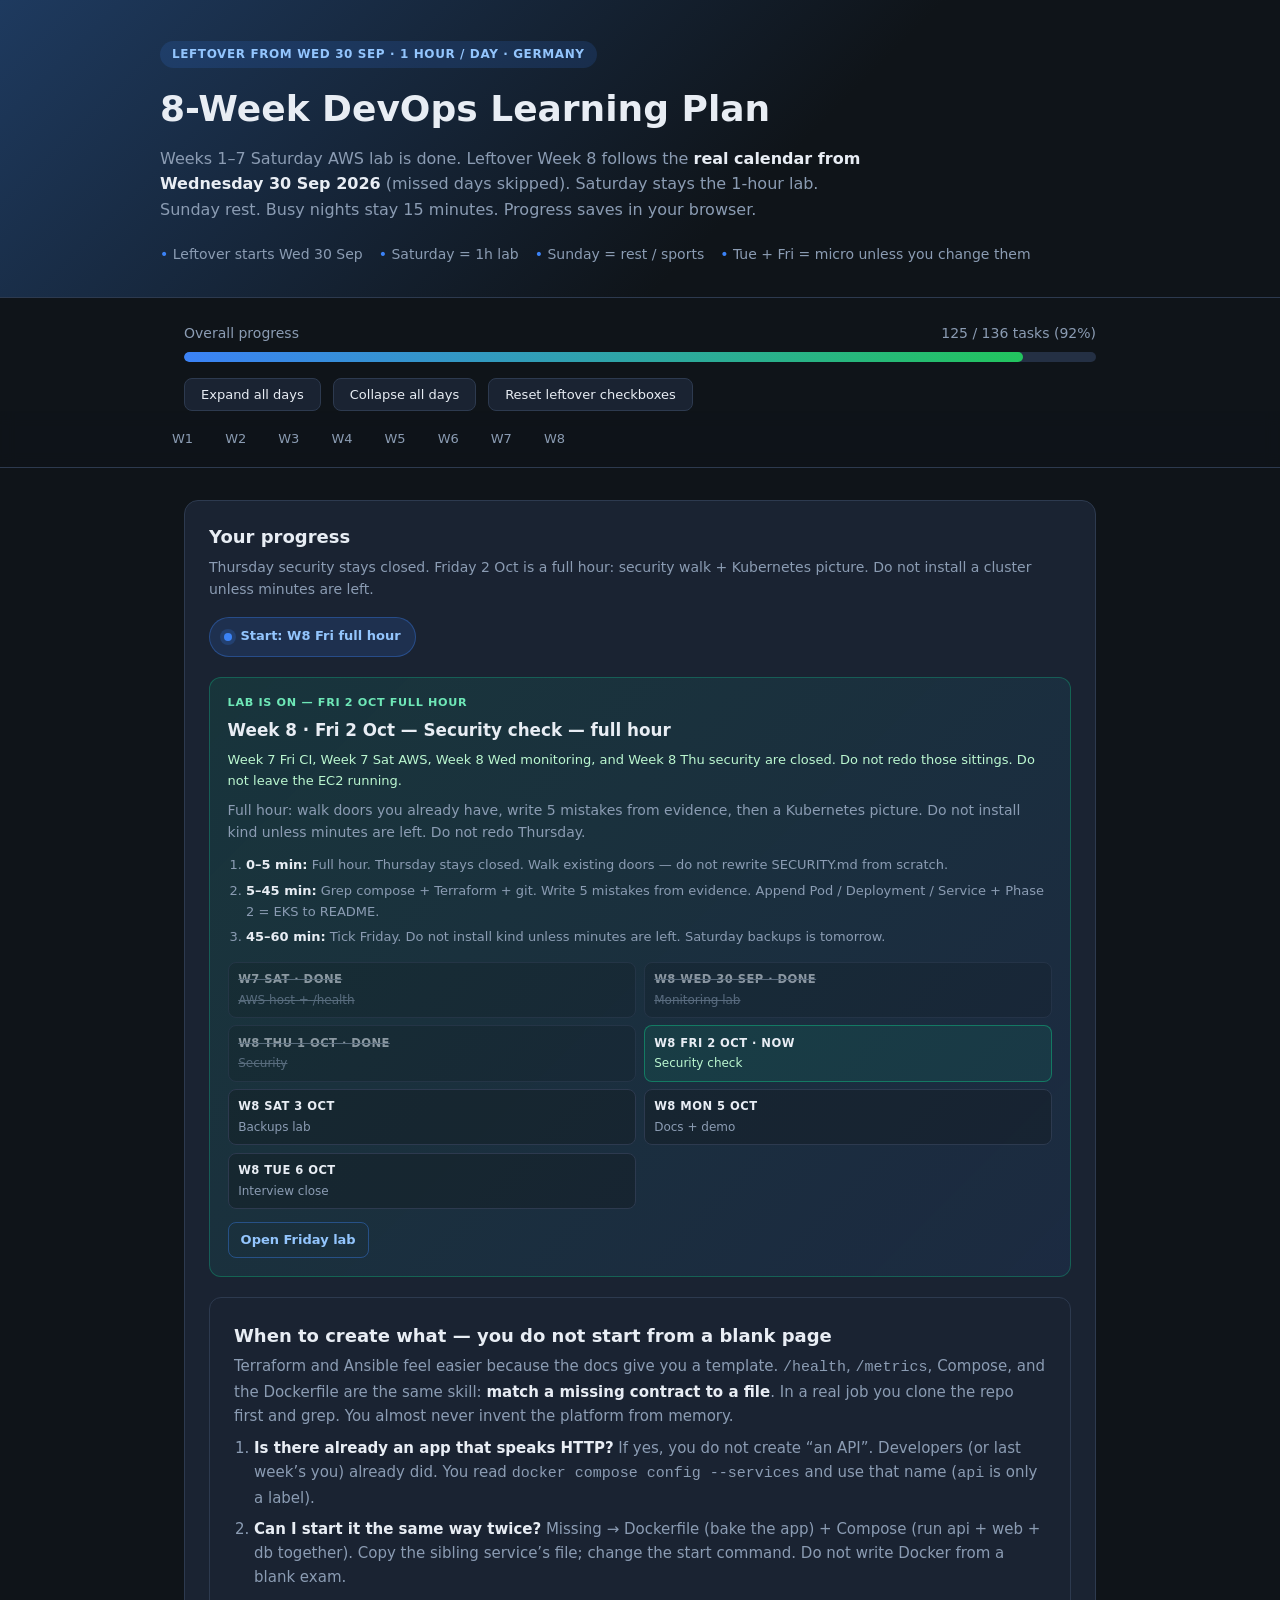
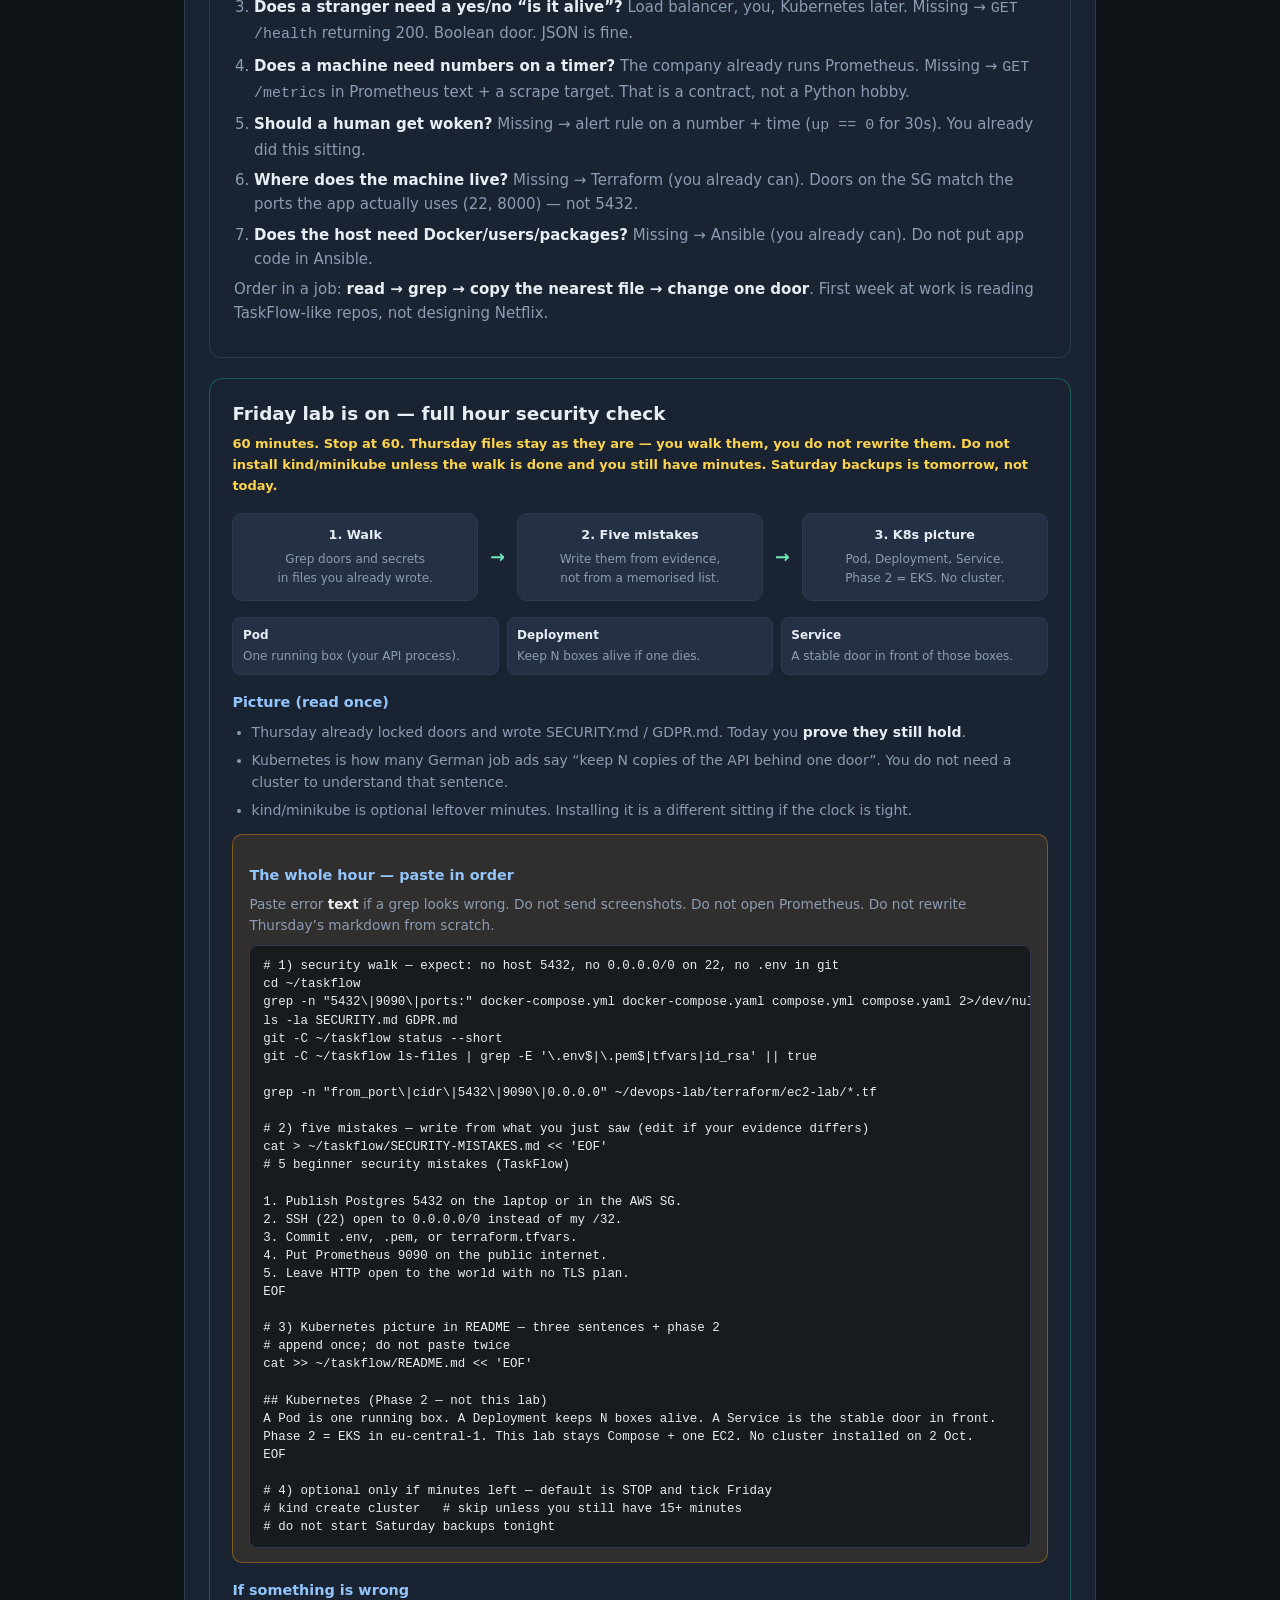
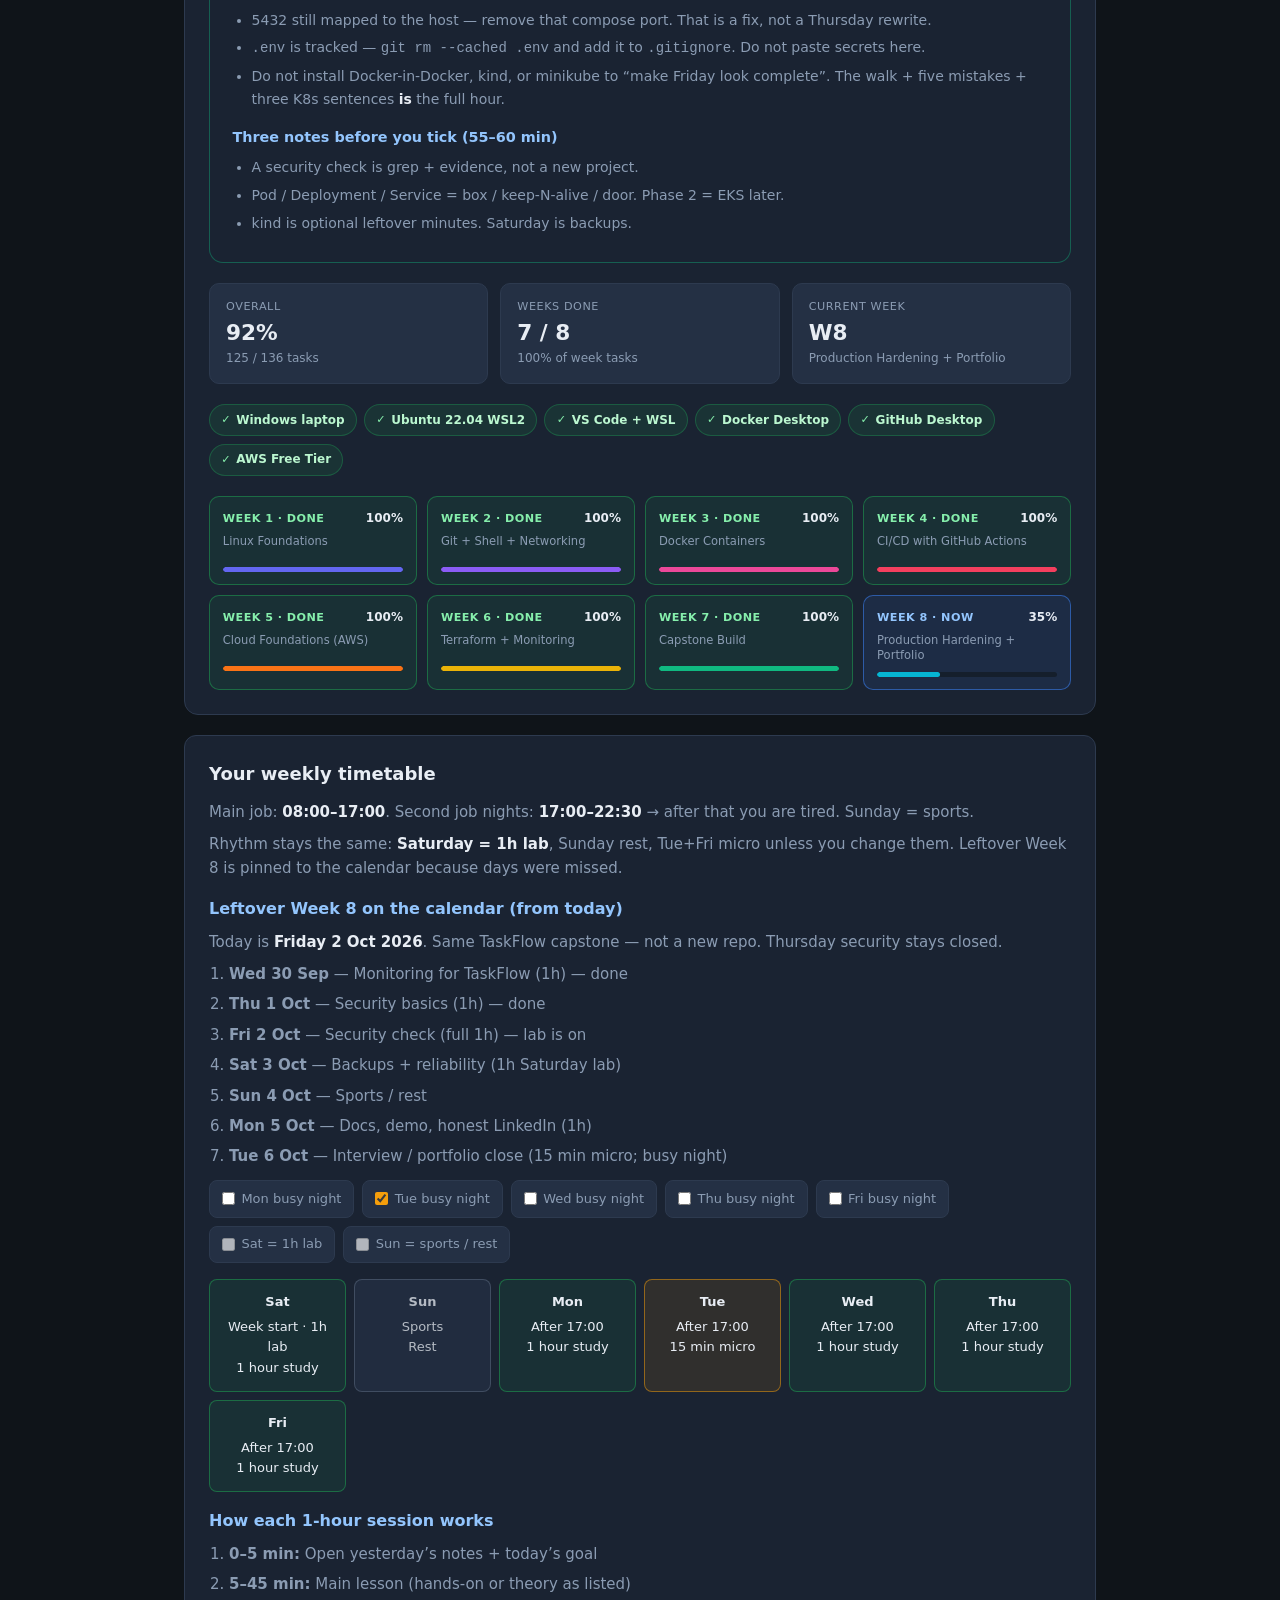
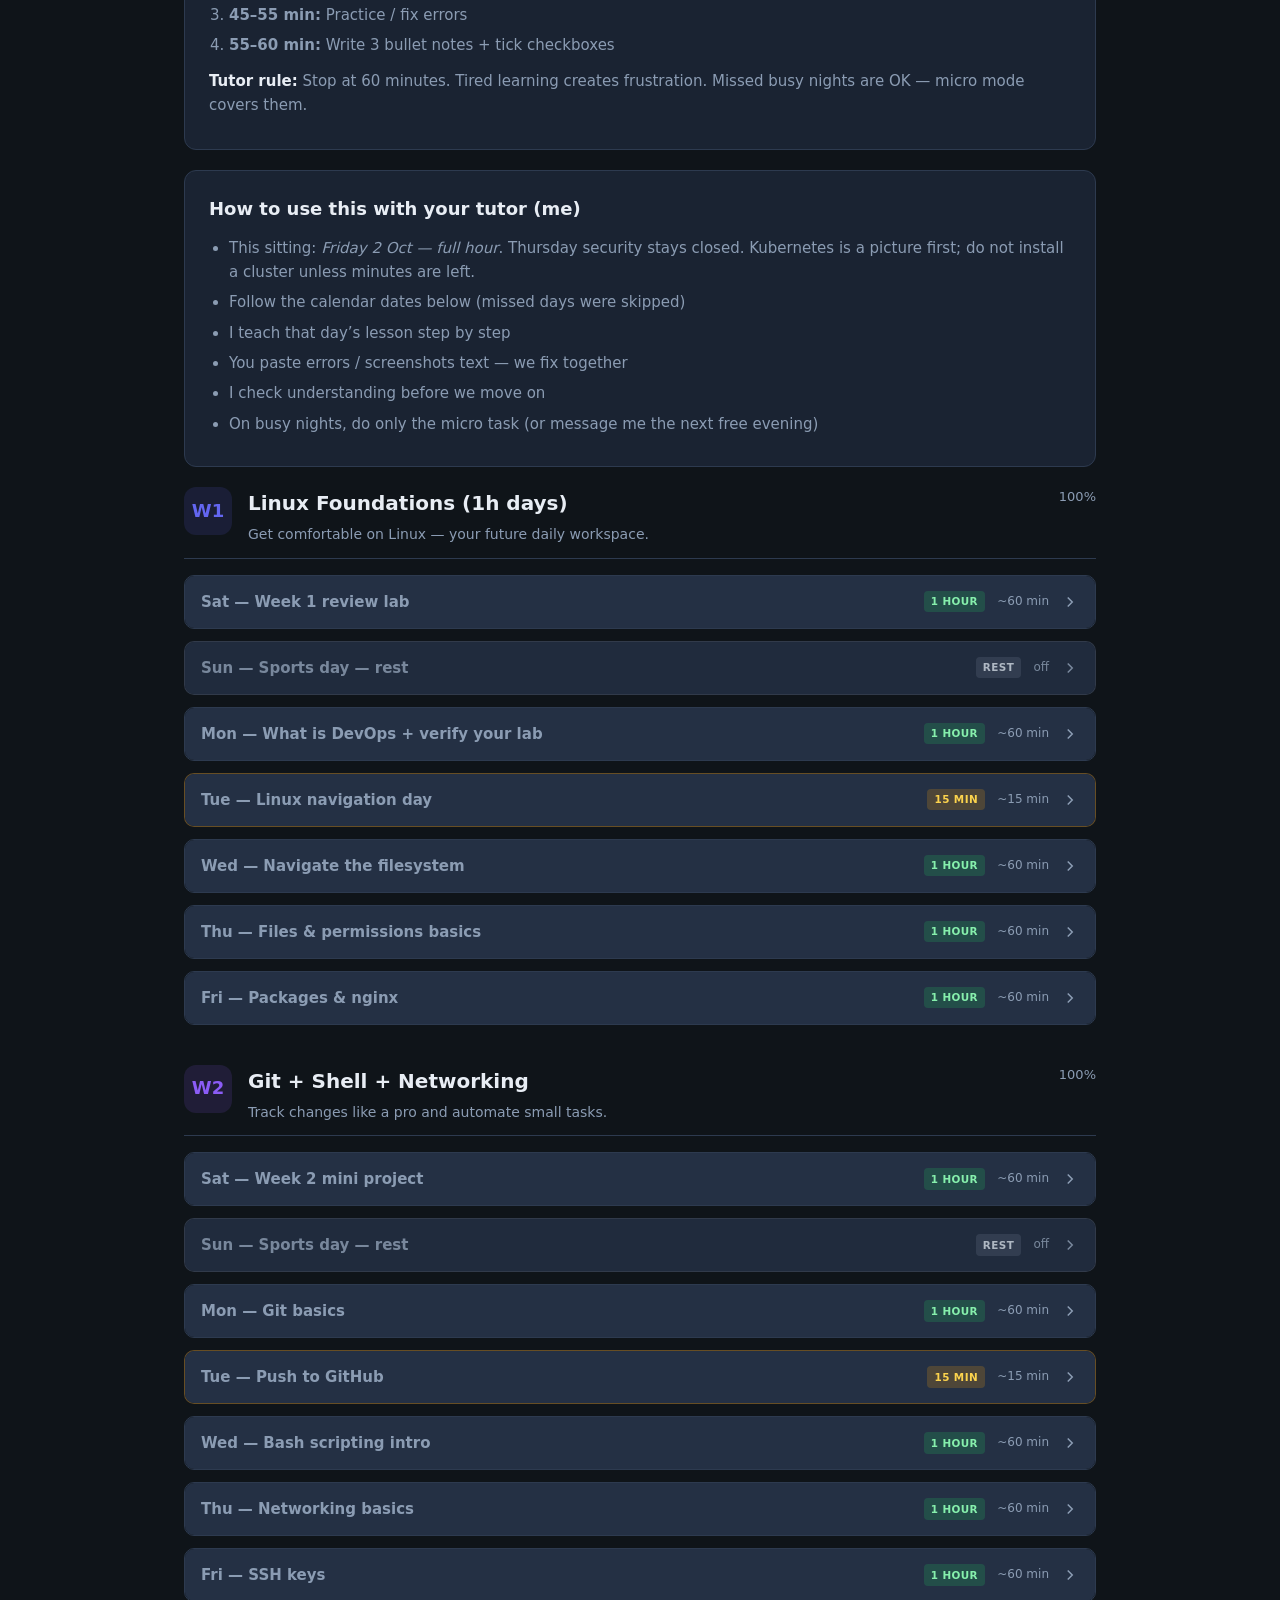
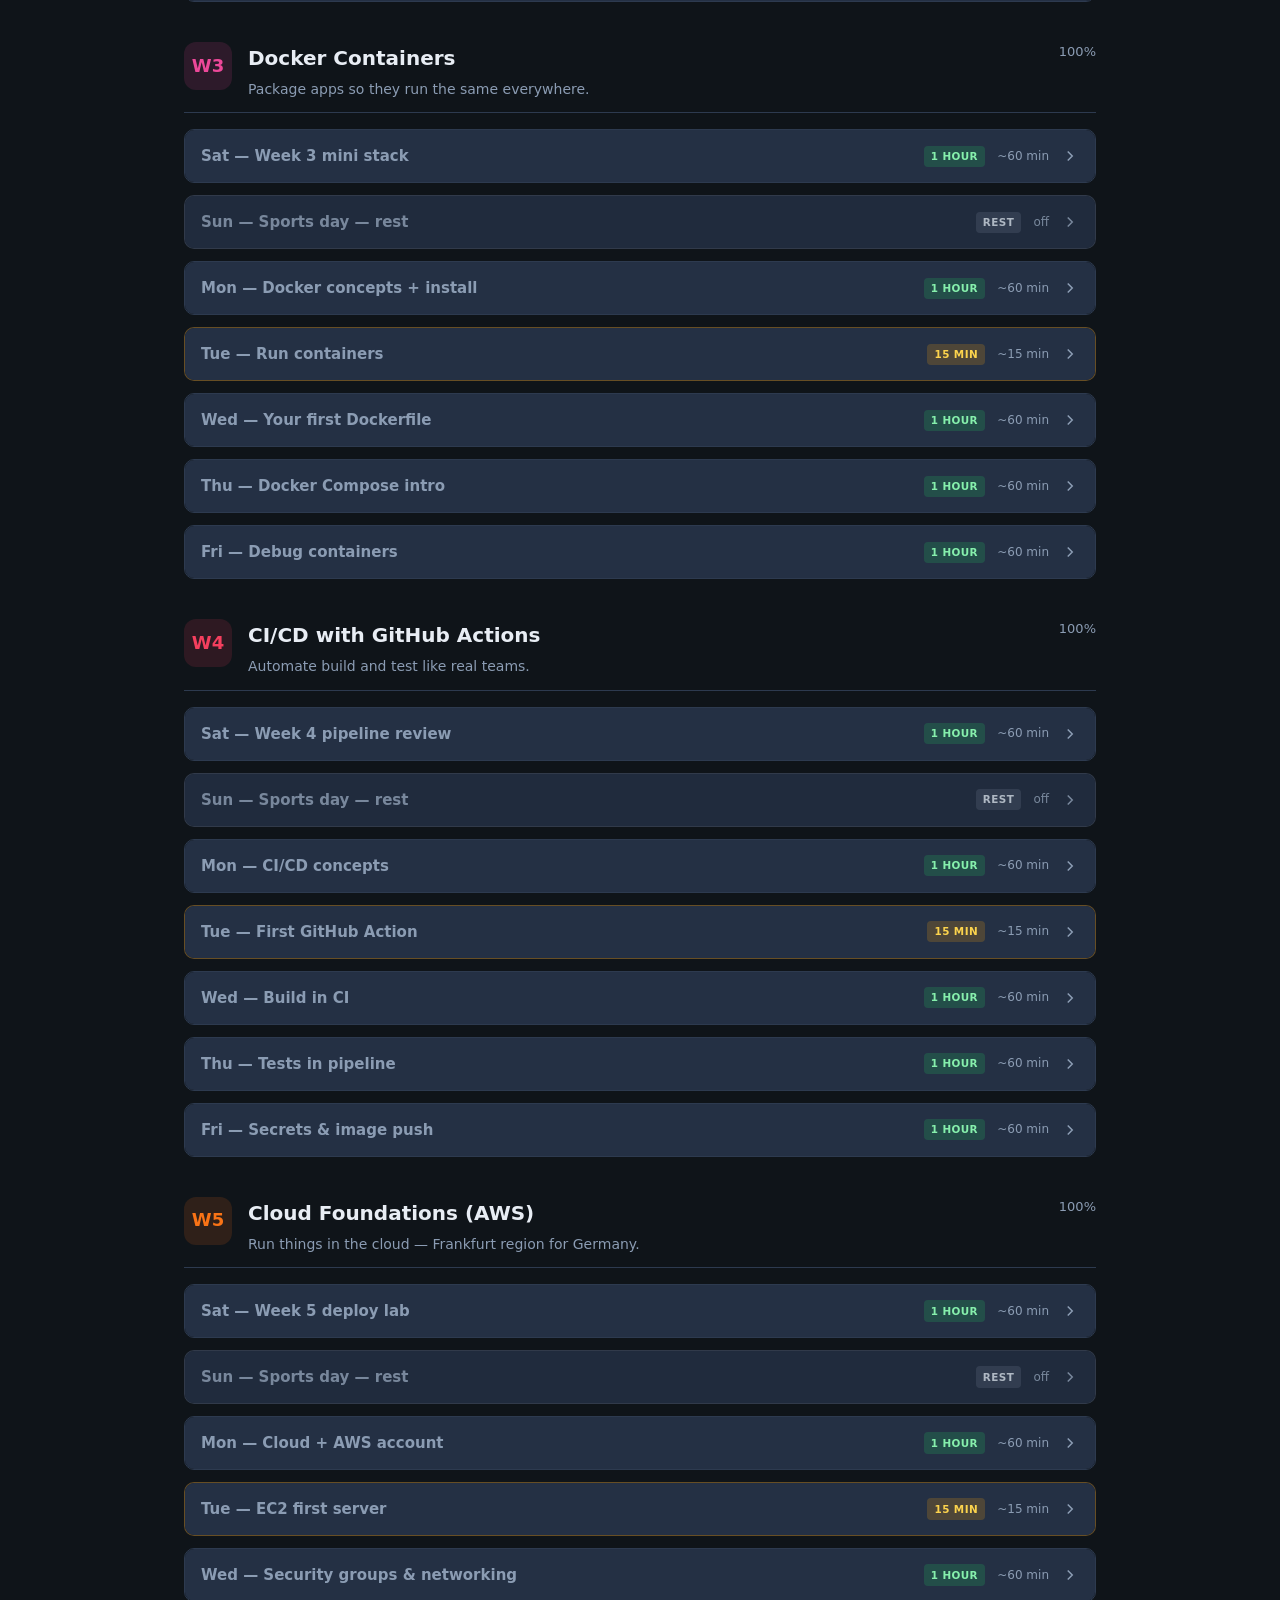
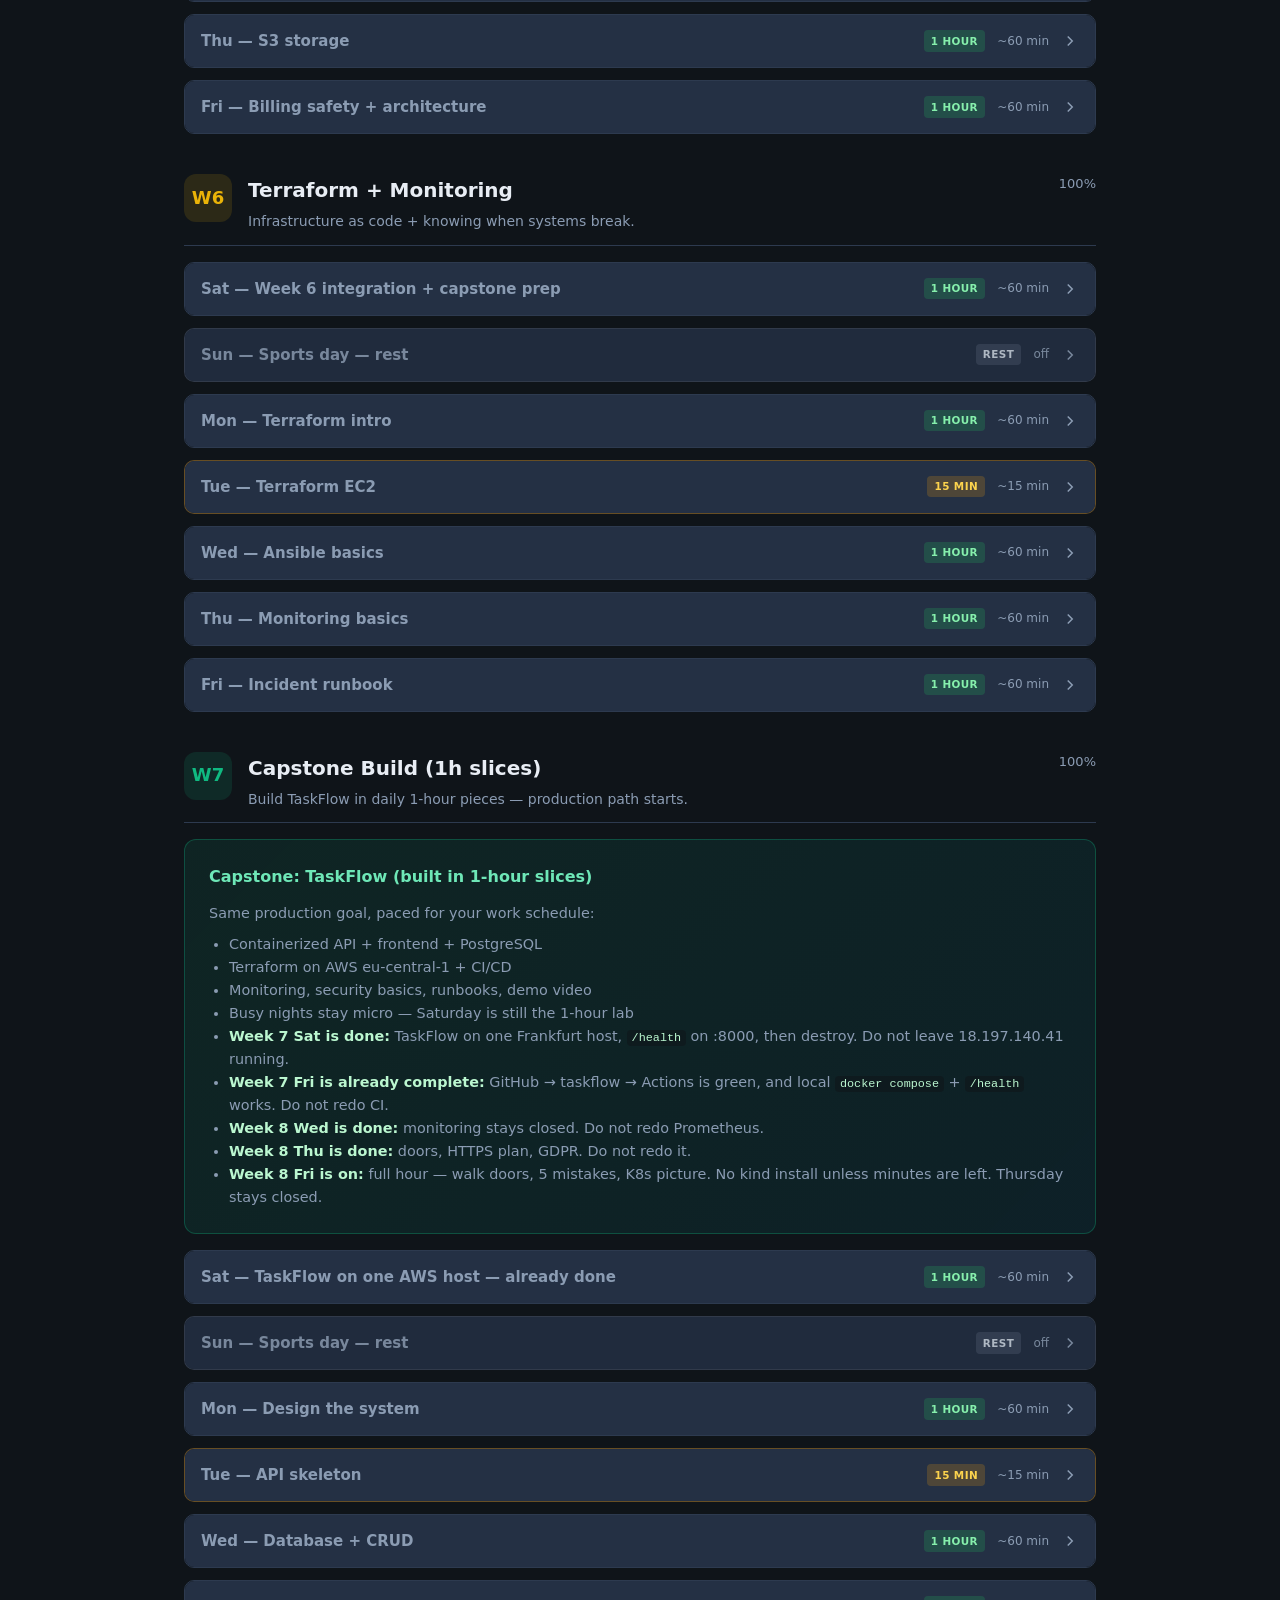
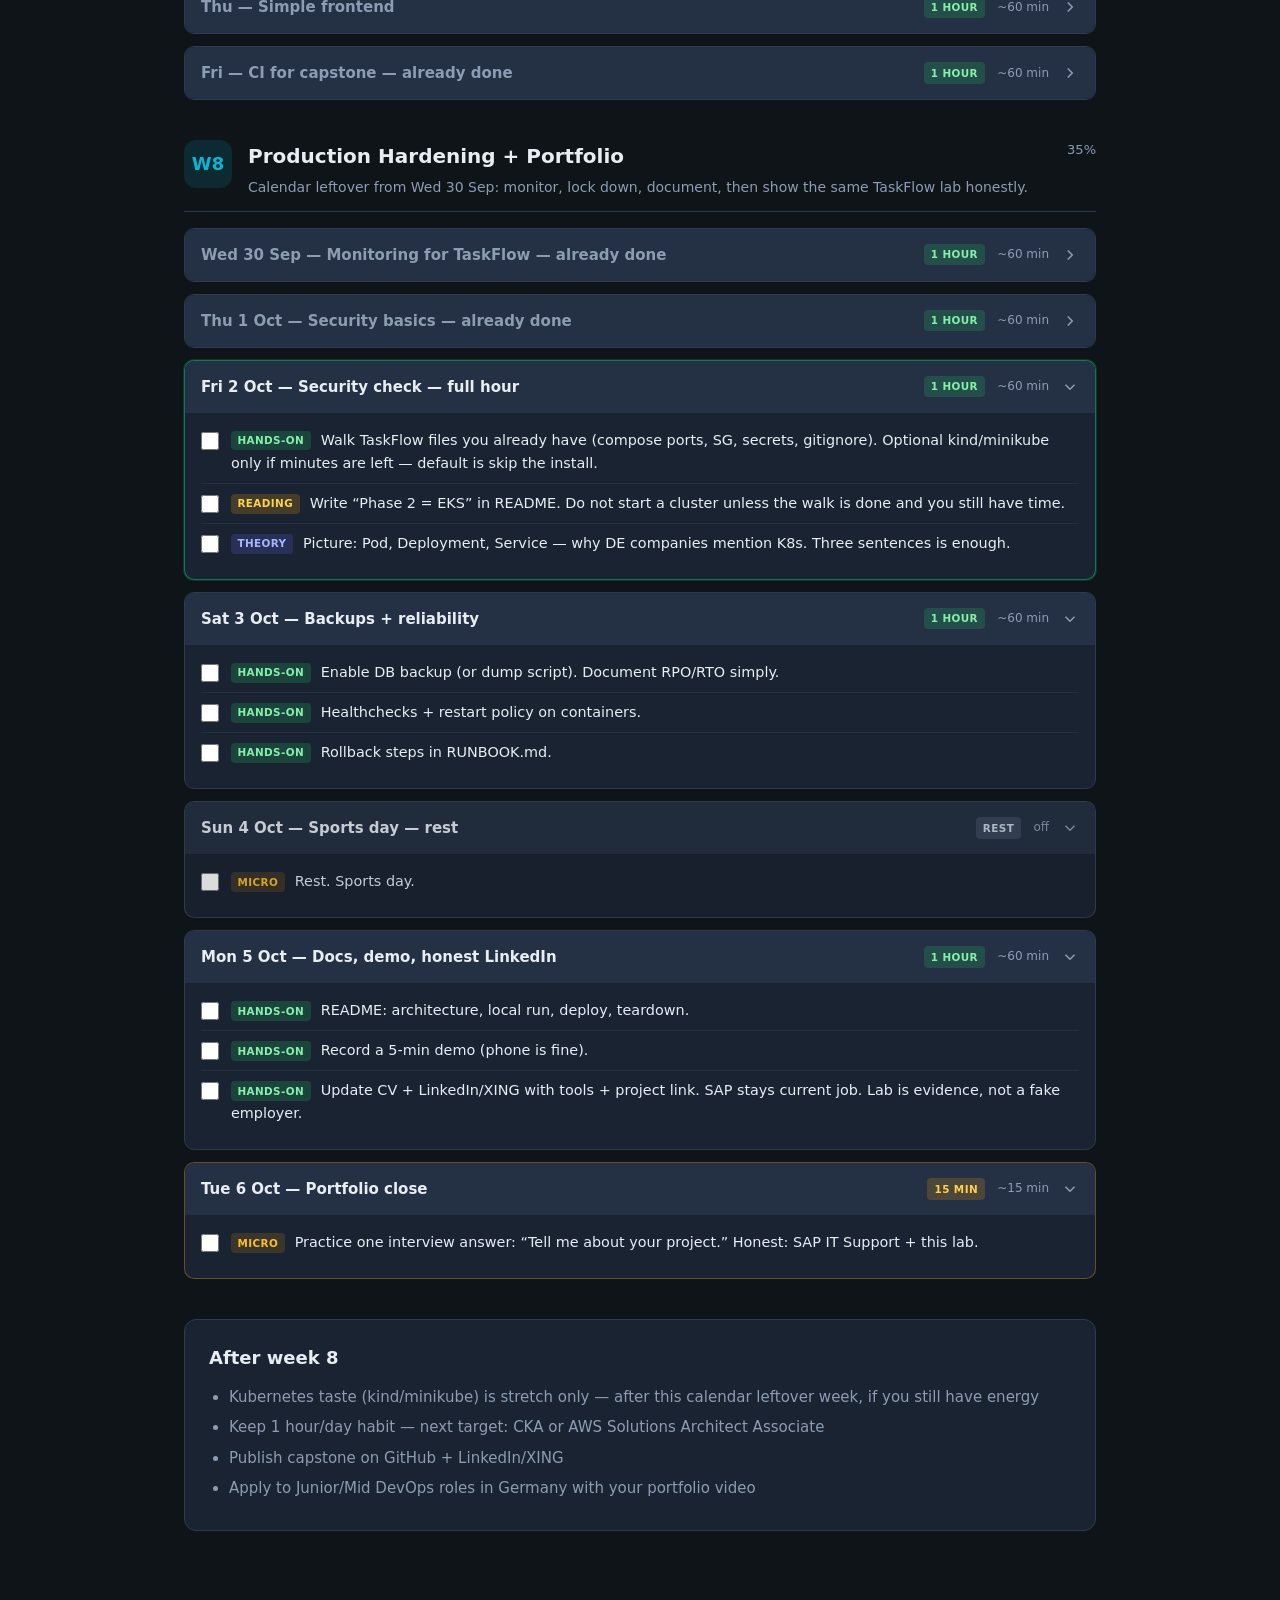
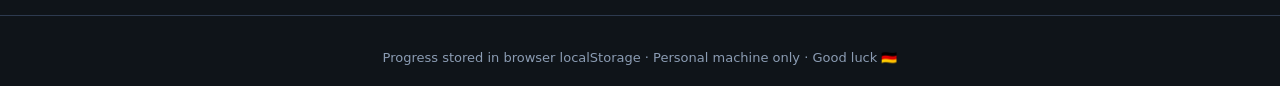
<file: devops-8-week-plan.html>
<!DOCTYPE html>
<html lang="en">
<head>
  <meta charset="UTF-8" />
  <meta name="viewport" content="width=device-width, initial-scale=1.0" />
  <title>8-Week DevOps Plan — 1 Hour/Day · Germany</title>
  <style>
    :root {
      --bg: #0f1419;
      --surface: #1a2332;
      --surface2: #243044;
      --border: #2d3a4f;
      --text: #e8edf4;
      --muted: #8b9cb3;
      --accent: #3b82f6;
      --accent-soft: rgba(59, 130, 246, 0.15);
      --success: #22c55e;
      --warning: #f59e0b;
      --danger: #ef4444;
    }

    * { box-sizing: border-box; margin: 0; padding: 0; }

    body {
      font-family: "Segoe UI", system-ui, -apple-system, sans-serif;
      background: var(--bg);
      color: var(--text);
      line-height: 1.6;
      min-height: 100vh;
    }

    .hero {
      background: linear-gradient(135deg, #1e3a5f 0%, #0f1419 60%);
      border-bottom: 1px solid var(--border);
      padding: 2.5rem 1.5rem 2rem;
    }

    .hero-inner { max-width: 960px; margin: 0 auto; }

    .badge {
      display: inline-block;
      background: var(--accent-soft);
      color: #93c5fd;
      font-size: 0.75rem;
      font-weight: 600;
      letter-spacing: 0.05em;
      text-transform: uppercase;
      padding: 0.25rem 0.75rem;
      border-radius: 999px;
      margin-bottom: 0.75rem;
    }

    h1 { font-size: clamp(1.5rem, 4vw, 2.25rem); font-weight: 700; margin-bottom: 0.5rem; }
    .subtitle { color: var(--muted); font-size: 1rem; max-width: 720px; }

    .meta-row {
      display: flex;
      flex-wrap: wrap;
      gap: 1rem;
      margin-top: 1.25rem;
      font-size: 0.875rem;
      color: var(--muted);
    }

    .meta-row span::before { content: "• "; color: var(--accent); }

    .progress-bar-wrap {
      max-width: 960px;
      margin: 1.5rem auto 0;
      padding: 0 1.5rem;
    }

    .progress-label {
      display: flex;
      justify-content: space-between;
      font-size: 0.875rem;
      color: var(--muted);
      margin-bottom: 0.5rem;
    }

    .progress-track {
      height: 10px;
      background: var(--surface2);
      border-radius: 999px;
      overflow: hidden;
    }

    .progress-fill {
      height: 100%;
      background: linear-gradient(90deg, var(--accent), var(--success));
      border-radius: 999px;
      width: 0%;
      transition: width 0.4s ease;
    }

    .controls {
      max-width: 960px;
      margin: 1rem auto 0;
      padding: 0 1.5rem;
      display: flex;
      flex-wrap: wrap;
      gap: 0.75rem;
      align-items: center;
    }

    button {
      font-family: inherit;
      font-size: 0.8125rem;
      padding: 0.5rem 1rem;
      border-radius: 8px;
      border: 1px solid var(--border);
      background: var(--surface);
      color: var(--text);
      cursor: pointer;
      transition: background 0.15s, border-color 0.15s;
    }

    button:hover { background: var(--surface2); border-color: var(--accent); }
    button.danger:hover { border-color: #ef4444; color: #fca5a5; }

    .save-note {
      font-size: 0.75rem;
      color: var(--success);
      opacity: 0;
      transition: opacity 0.3s;
    }

    .save-note.visible { opacity: 1; }

    .nav-weeks {
      position: sticky;
      top: 0;
      z-index: 10;
      background: rgba(15, 20, 25, 0.92);
      backdrop-filter: blur(8px);
      border-bottom: 1px solid var(--border);
      padding: 0.75rem 1.5rem;
      overflow-x: auto;
      white-space: nowrap;
    }

    .nav-weeks-inner {
      max-width: 960px;
      margin: 0 auto;
      display: flex;
      gap: 0.5rem;
    }

    .nav-weeks a {
      font-size: 0.8125rem;
      color: var(--muted);
      text-decoration: none;
      padding: 0.35rem 0.75rem;
      border-radius: 6px;
    }

    .nav-weeks a:hover { color: var(--text); background: var(--surface); }

    main {
      max-width: 960px;
      margin: 0 auto;
      padding: 2rem 1.5rem 4rem;
    }

    .card {
      background: var(--surface);
      border: 1px solid var(--border);
      border-radius: 12px;
      padding: 1.5rem;
      margin-bottom: 1.25rem;
    }

    .card h2 { font-size: 1.125rem; margin-bottom: 0.75rem; }
    .card h3 { font-size: 1rem; margin: 1rem 0 0.5rem; color: #93c5fd; }
    .card ul, .card ol { margin-left: 1.25rem; color: var(--muted); font-size: 0.9375rem; }
    .card li { margin-bottom: 0.4rem; }
    .card p { color: var(--muted); font-size: 0.9375rem; margin-bottom: 0.5rem; }

    .dashboard {
      background: var(--surface);
      border: 1px solid var(--border);
      border-radius: 14px;
      padding: 1.35rem 1.5rem 1.5rem;
      margin-bottom: 1.25rem;
    }

    .dashboard-top {
      display: flex;
      flex-wrap: wrap;
      align-items: flex-start;
      justify-content: space-between;
      gap: 1rem;
      margin-bottom: 1.25rem;
    }

    .dashboard h2 {
      font-size: 1.125rem;
      margin-bottom: 0.25rem;
    }

    .dashboard-sub {
      color: var(--muted);
      font-size: 0.875rem;
    }

    .now-pill {
      display: inline-flex;
      align-items: center;
      gap: 0.5rem;
      background: var(--accent-soft);
      border: 1px solid rgba(59, 130, 246, 0.35);
      color: #93c5fd;
      font-size: 0.8125rem;
      font-weight: 600;
      padding: 0.55rem 0.9rem;
      border-radius: 999px;
      white-space: nowrap;
    }

    .now-dot {
      width: 8px;
      height: 8px;
      border-radius: 50%;
      background: var(--accent);
      box-shadow: 0 0 0 4px rgba(59, 130, 246, 0.2);
    }

    .stat-row {
      display: grid;
      grid-template-columns: repeat(3, 1fr);
      gap: 0.75rem;
      margin-bottom: 1.25rem;
    }

    .stat-card {
      background: var(--surface2);
      border: 1px solid var(--border);
      border-radius: 10px;
      padding: 0.9rem 1rem;
    }

    .stat-card .stat-label {
      font-size: 0.7rem;
      text-transform: uppercase;
      letter-spacing: 0.05em;
      color: var(--muted);
      margin-bottom: 0.25rem;
    }

    .stat-card .stat-value {
      font-size: 1.35rem;
      font-weight: 700;
      line-height: 1.2;
    }

    .stat-card .stat-hint {
      font-size: 0.75rem;
      color: var(--muted);
      margin-top: 0.2rem;
    }

    .lab-chips {
      display: flex;
      flex-wrap: wrap;
      gap: 0.45rem;
      margin-bottom: 1.25rem;
    }

    .lab-chip {
      display: inline-flex;
      align-items: center;
      gap: 0.35rem;
      background: rgba(34, 197, 94, 0.1);
      border: 1px solid rgba(34, 197, 94, 0.28);
      color: #bbf7d0;
      font-size: 0.75rem;
      font-weight: 600;
      padding: 0.35rem 0.7rem;
      border-radius: 999px;
    }

    .lab-chip::before {
      content: "✓";
      color: #86efac;
      font-size: 0.7rem;
    }

    .week-track {
      display: grid;
      grid-template-columns: repeat(4, 1fr);
      gap: 0.65rem;
    }

    .week-tile {
      display: block;
      text-decoration: none;
      color: inherit;
      background: var(--surface2);
      border: 1px solid var(--border);
      border-radius: 10px;
      padding: 0.75rem 0.8rem;
      transition: border-color 0.15s, transform 0.15s;
    }

    .week-tile:hover {
      border-color: var(--accent);
      transform: translateY(-1px);
    }

    .week-tile.current {
      border-color: rgba(59, 130, 246, 0.55);
      background: rgba(59, 130, 246, 0.1);
    }

    .week-tile.done {
      border-color: rgba(34, 197, 94, 0.4);
      background: rgba(34, 197, 94, 0.08);
    }

    .week-tile-top {
      display: flex;
      justify-content: space-between;
      align-items: center;
      margin-bottom: 0.35rem;
    }

    .week-tile-num {
      font-size: 0.7rem;
      font-weight: 700;
      letter-spacing: 0.04em;
      color: var(--muted);
    }

    .week-tile.current .week-tile-num { color: #93c5fd; }
    .week-tile.done .week-tile-num { color: #86efac; }

    .week-tile-pct {
      font-size: 0.75rem;
      font-weight: 700;
      color: var(--text);
    }

    .week-tile-title {
      font-size: 0.72rem;
      color: var(--muted);
      line-height: 1.3;
      min-height: 2.1em;
      margin-bottom: 0.55rem;
    }

    .week-tile-bar {
      height: 5px;
      background: rgba(15, 20, 25, 0.55);
      border-radius: 999px;
      overflow: hidden;
    }

    .week-tile-fill {
      height: 100%;
      width: 0%;
      border-radius: 999px;
      background: linear-gradient(90deg, var(--accent), var(--success));
      transition: width 0.35s ease;
    }

    .leftover-card {
      background: linear-gradient(135deg, rgba(16, 185, 129, 0.12), rgba(59, 130, 246, 0.08));
      border: 1px solid rgba(16, 185, 129, 0.35);
      border-radius: 12px;
      padding: 1rem 1.1rem 1.1rem;
      margin-bottom: 1.25rem;
      scroll-margin-top: 4.5rem;
    }

    .leftover-kicker {
      font-size: 0.7rem;
      font-weight: 700;
      letter-spacing: 0.06em;
      text-transform: uppercase;
      color: #6ee7b7;
      margin-bottom: 0.35rem;
    }

    .leftover-title {
      font-size: 1.05rem;
      font-weight: 700;
      color: var(--text);
      margin-bottom: 0.35rem;
    }

    .leftover-closed {
      font-size: 0.8125rem;
      color: #bbf7d0;
      margin-bottom: 0.45rem;
    }

    .leftover-detail {
      font-size: 0.875rem;
      color: var(--muted);
      margin-bottom: 0.75rem;
    }

    .leftover-jump {
      display: inline-flex;
      align-items: center;
      font-size: 0.8125rem;
      font-weight: 600;
      color: #93c5fd;
      text-decoration: none;
      border: 1px solid rgba(59, 130, 246, 0.4);
      border-radius: 8px;
      padding: 0.4rem 0.75rem;
    }

    .leftover-jump:hover {
      background: rgba(59, 130, 246, 0.12);
    }

    .lab-hour {
      margin: 0 0 0.85rem 1.15rem;
      color: var(--muted);
      font-size: 0.8125rem;
    }

    .lab-hour li { margin-bottom: 0.3rem; }
    .lab-hour strong { color: var(--text); }

    .lab-board {
      background: var(--surface);
      border: 1px solid rgba(16, 185, 129, 0.4);
      border-radius: 14px;
      padding: 1.25rem 1.4rem 1.4rem;
      margin-bottom: 1.25rem;
      scroll-margin-top: 4.5rem;
    }

    .lab-board[hidden] { display: none !important; }

    .lab-board h2 {
      font-size: 1.15rem;
      margin-bottom: 0.35rem;
    }

    .lab-timer {
      color: #fcd34d;
      font-size: 0.8125rem;
      font-weight: 600;
      margin-bottom: 1rem;
    }

    .arch-row {
      display: grid;
      grid-template-columns: 1fr 28px 1fr 28px 1fr;
      gap: 0.35rem;
      align-items: stretch;
      margin: 0.75rem 0 1rem;
    }

    .arch-box {
      background: var(--surface2);
      border: 1px solid var(--border);
      border-radius: 10px;
      padding: 0.7rem 0.65rem;
      font-size: 0.75rem;
      color: var(--muted);
      text-align: center;
    }

    .arch-box strong {
      display: block;
      color: var(--text);
      font-size: 0.8rem;
      margin-bottom: 0.3rem;
    }

    .arch-box code {
      color: #bbf7d0;
      font-size: 0.7rem;
    }

    .arch-arrow {
      display: flex;
      align-items: center;
      justify-content: center;
      color: #6ee7b7;
      font-weight: 700;
      font-size: 1.1rem;
    }

    .lab-now {
      background: rgba(245, 158, 11, 0.1);
      border: 1px solid rgba(245, 158, 11, 0.4);
      border-radius: 10px;
      padding: 0.85rem 1rem;
      margin: 0.75rem 0 1rem;
    }

    .lab-now.passed {
      background: rgba(34, 197, 94, 0.1);
      border-color: rgba(34, 197, 94, 0.4);
    }

    .lab-now.passed h3 { color: #86efac; }

    .port-key {
      display: grid;
      grid-template-columns: repeat(3, 1fr);
      gap: 0.45rem;
      margin: 0.5rem 0 1rem;
    }

    .port-key div {
      background: var(--surface2);
      border: 1px solid var(--border);
      border-radius: 8px;
      padding: 0.5rem 0.6rem;
      font-size: 0.75rem;
      color: var(--muted);
    }

    .port-key strong { display: block; color: var(--text); margin-bottom: 0.15rem; }
    .port-key code { color: #bbf7d0; }

    @media (max-width: 720px) {
      .port-key { grid-template-columns: 1fr; }
    }

    .lab-now h3 {
      color: #fcd34d;
      font-size: 0.85rem;
      margin: 0 0 0.4rem;
    }

    .lab-now p { color: var(--muted); font-size: 0.85rem; margin-bottom: 0.5rem; }

    .lab-code {
      font-family: ui-monospace, "Cascadia Code", Consolas, monospace;
      font-size: 0.78rem;
      line-height: 1.45;
      background: rgba(15, 20, 25, 0.75);
      border: 1px solid var(--border);
      border-radius: 8px;
      padding: 0.7rem 0.8rem;
      color: #e8edf4;
      overflow-x: auto;
      white-space: pre;
    }

    .lab-board h3 {
      font-size: 0.9rem;
      color: #93c5fd;
      margin: 1rem 0 0.4rem;
    }

    .lab-board ul { margin-left: 1.2rem; color: var(--muted); font-size: 0.875rem; }
    .lab-board li { margin-bottom: 0.35rem; }

    .hcl-idea {
      background: var(--surface2);
      border-left: 3px solid #3b82f6;
      border-radius: 0 8px 8px 0;
      padding: 0.55rem 0.75rem;
      margin: 0.4rem 0;
      font-size: 0.8rem;
      color: var(--muted);
    }

    .hcl-idea strong { display: block; margin-bottom: 0.2rem; color: #93c5fd; }
    .hcl-idea.found {
      border-left-color: #22c55e;
    }
    .hcl-idea.found strong { color: #86efac; }
    .hcl-idea.missing {
      border-left-color: #f59e0b;
    }
    .hcl-idea.missing strong { color: #fcd34d; }
    .hcl-idea code { color: #bbf7d0; }

    @media (max-width: 720px) {
      .arch-row {
        grid-template-columns: 1fr;
      }
      .arch-arrow { transform: rotate(90deg); height: 1.2rem; }
    }

    .remain-path {
      display: grid;
      grid-template-columns: 1fr 1fr;
      gap: 0.45rem;
      margin: 0 0 0.85rem;
    }

    .remain-step {
      background: rgba(15, 20, 25, 0.35);
      border: 1px solid var(--border);
      border-radius: 8px;
      padding: 0.45rem 0.6rem;
      font-size: 0.75rem;
      color: var(--muted);
    }

    .remain-step strong {
      display: block;
      color: var(--text);
      font-size: 0.72rem;
      letter-spacing: 0.04em;
      text-transform: uppercase;
      margin-bottom: 0.15rem;
    }

    .remain-step.now {
      border-color: rgba(16, 185, 129, 0.5);
      background: rgba(16, 185, 129, 0.1);
      color: #bbf7d0;
    }

    .remain-step.done {
      opacity: 0.55;
      text-decoration: line-through;
    }

    @media (max-width: 720px) {
      .remain-path { grid-template-columns: 1fr; }
    }

    .day-card.leftover-day {
      border-color: rgba(16, 185, 129, 0.55);
      box-shadow: 0 0 0 1px rgba(16, 185, 129, 0.2);
    }

    .day-card.day-done .day-label {
      color: var(--muted);
    }

    @media (max-width: 720px) {
      .stat-row { grid-template-columns: 1fr; }
      .week-track { grid-template-columns: repeat(2, 1fr); }
    }

    .schedule-grid {
      display: grid;
      grid-template-columns: repeat(auto-fit, minmax(120px, 1fr));
      gap: 0.5rem;
      margin-top: 0.75rem;
    }

    .day-chip {
      background: var(--surface2);
      border: 1px solid var(--border);
      border-radius: 8px;
      padding: 0.75rem;
      text-align: center;
      font-size: 0.8125rem;
    }

    .day-chip strong { display: block; color: var(--text); margin-bottom: 0.25rem; }
    .day-chip.busy { border-color: rgba(245, 158, 11, 0.5); background: rgba(245, 158, 11, 0.1); }
    .day-chip.rest { border-color: rgba(139, 156, 179, 0.4); opacity: 0.75; }
    .day-chip.study { border-color: rgba(34, 197, 94, 0.4); background: rgba(34, 197, 94, 0.08); }

    .busy-picker {
      display: flex;
      flex-wrap: wrap;
      gap: 0.5rem;
      margin-top: 0.75rem;
    }

    .busy-picker label {
      display: flex;
      align-items: center;
      gap: 0.4rem;
      background: var(--surface2);
      border: 1px solid var(--border);
      border-radius: 8px;
      padding: 0.45rem 0.75rem;
      font-size: 0.8125rem;
      cursor: pointer;
      color: var(--muted);
    }

    .busy-picker input { accent-color: var(--warning); }

    .week-section {
      margin-bottom: 2.5rem;
      scroll-margin-top: 1rem;
    }

    .week-header {
      display: flex;
      align-items: flex-start;
      gap: 1rem;
      margin-bottom: 1rem;
      padding-bottom: 0.75rem;
      border-bottom: 1px solid var(--border);
    }

    .week-num {
      flex-shrink: 0;
      width: 48px;
      height: 48px;
      border-radius: 12px;
      display: flex;
      align-items: center;
      justify-content: center;
      font-weight: 700;
      font-size: 1.125rem;
    }

    .week-title { font-size: 1.25rem; font-weight: 600; }
    .week-goal { font-size: 0.875rem; color: var(--muted); margin-top: 0.25rem; }
    .week-progress {
      margin-left: auto;
      text-align: right;
      font-size: 0.8125rem;
      color: var(--muted);
      white-space: nowrap;
    }

    .day-card {
      background: var(--surface);
      border: 1px solid var(--border);
      border-radius: 10px;
      margin-bottom: 0.75rem;
      overflow: hidden;
      scroll-margin-top: 4.5rem;
    }

    .day-card.busy-day { border-color: rgba(245, 158, 11, 0.35); }
    .day-card.rest-day { border-color: rgba(139, 156, 179, 0.25); opacity: 0.85; }

    .day-header {
      display: flex;
      align-items: center;
      gap: 0.75rem;
      padding: 0.875rem 1rem;
      background: var(--surface2);
      cursor: pointer;
      user-select: none;
      flex-wrap: wrap;
    }

    .day-header:hover { background: #2a3850; }
    .day-label { font-weight: 600; font-size: 0.9375rem; flex: 1; min-width: 180px; }
    .day-time { font-size: 0.75rem; color: var(--muted); }
    .mode-badge {
      font-size: 0.65rem;
      font-weight: 700;
      text-transform: uppercase;
      letter-spacing: 0.04em;
      padding: 0.15rem 0.45rem;
      border-radius: 4px;
    }
    .mode-full { background: rgba(34, 197, 94, 0.2); color: #86efac; }
    .mode-micro { background: rgba(245, 158, 11, 0.2); color: #fcd34d; }
    .mode-rest { background: rgba(139, 156, 179, 0.2); color: #cbd5e1; }

    .chevron {
      width: 18px;
      height: 18px;
      transition: transform 0.2s;
      color: var(--muted);
    }

    .day-card.collapsed .chevron { transform: rotate(-90deg); }
    .day-card.collapsed .task-list { display: none; }

    .task-list { padding: 0.5rem 1rem 1rem; list-style: none; }

    .task-item {
      display: flex;
      align-items: flex-start;
      gap: 0.75rem;
      padding: 0.5rem 0;
      border-bottom: 1px solid rgba(45, 58, 79, 0.5);
      font-size: 0.9rem;
    }

    .task-item:last-child { border-bottom: none; }

    .task-item input[type="checkbox"] {
      margin-top: 0.2rem;
      width: 18px;
      height: 18px;
      accent-color: var(--success);
      cursor: pointer;
      flex-shrink: 0;
    }

    .task-item label { cursor: pointer; flex: 1; }
    .task-item.done label { color: var(--muted); text-decoration: line-through; }

    .task-tag {
      display: inline-block;
      font-size: 0.65rem;
      font-weight: 600;
      text-transform: uppercase;
      letter-spacing: 0.04em;
      padding: 0.1rem 0.4rem;
      border-radius: 4px;
      margin-right: 0.35rem;
      vertical-align: middle;
    }

    .tag-theory { background: rgba(99, 102, 241, 0.2); color: #a5b4fc; }
    .tag-hands { background: rgba(34, 197, 94, 0.2); color: #86efac; }
    .tag-read { background: rgba(245, 158, 11, 0.2); color: #fcd34d; }
    .tag-de { background: rgba(239, 68, 68, 0.15); color: #fca5a5; }
    .tag-micro { background: rgba(245, 158, 11, 0.15); color: #fbbf24; }

    .project-box {
      background: linear-gradient(135deg, rgba(16, 185, 129, 0.1), rgba(6, 182, 212, 0.08));
      border: 1px solid rgba(16, 185, 129, 0.3);
      border-radius: 12px;
      padding: 1.5rem;
      margin: 0 0 1rem;
    }

    .project-box h3 { color: #6ee7b7; font-size: 1rem; margin-bottom: 0.75rem; }
    .project-box p, .project-box li { font-size: 0.9rem; color: var(--muted); }
    .project-box ul { margin: 0.5rem 0 0 1.25rem; }
    .project-box code {
      font-size: 0.82em;
      background: rgba(15, 20, 25, 0.55);
      padding: 0.05rem 0.3rem;
      border-radius: 4px;
      color: #bbf7d0;
    }

    footer {
      text-align: center;
      padding: 2rem;
      color: var(--muted);
      font-size: 0.8125rem;
      border-top: 1px solid var(--border);
    }

    @media (max-width: 600px) {
      .week-header { flex-wrap: wrap; }
      .week-progress { margin-left: 0; width: 100%; text-align: left; }
    }
  </style>
</head>
<body>

  <header class="hero">
    <div class="hero-inner">
      <div class="badge">Leftover from Wed 30 Sep · 1 Hour / Day · Germany</div>
      <h1>8-Week DevOps Learning Plan</h1>
      <p class="subtitle">
        Weeks 1–7 Saturday AWS lab is done. Leftover Week 8 follows the
        <strong style="color:#e8edf4">real calendar from Wednesday 30 Sep 2026</strong>
        (missed days skipped). Saturday stays the 1-hour lab. Sunday rest.
        Busy nights stay 15 minutes. Progress saves in your browser.
      </p>
      <div class="meta-row">
        <span>Leftover starts Wed 30 Sep</span>
        <span>Saturday = 1h lab</span>
        <span>Sunday = rest / sports</span>
        <span>Tue + Fri = micro unless you change them</span>
      </div>
    </div>
  </header>

  <div class="progress-bar-wrap">
    <div class="progress-label">
      <span>Overall progress</span>
      <span id="progress-text">0 / 0 tasks</span>
    </div>
    <div class="progress-track">
      <div class="progress-fill" id="progress-fill"></div>
    </div>
  </div>

  <div class="controls">
    <button type="button" id="expand-all">Expand all days</button>
    <button type="button" id="collapse-all">Collapse all days</button>
    <button type="button" class="danger" id="reset-progress">Reset leftover checkboxes</button>
    <span class="save-note" id="save-note">✓ Saved</span>
  </div>

  <nav class="nav-weeks">
    <div class="nav-weeks-inner" id="week-nav"></div>
  </nav>

  <main>
    <section class="dashboard" id="progress-dashboard">
      <div class="dashboard-top">
        <div>
          <h2>Your progress</h2>
          <p class="dashboard-sub">Thursday security stays closed. Friday 2 Oct is a full hour: security walk + Kubernetes picture. Do not install a cluster unless minutes are left.</p>
        </div>
        <div class="now-pill" id="now-pill">
          <span class="now-dot"></span>
          <span id="now-text">Finding your place…</span>
        </div>
      </div>

      <div class="leftover-card" id="leftover-card">
        <div class="leftover-kicker" id="leftover-kicker">Lab is on — Fri 2 Oct full hour</div>
        <div class="leftover-title" id="leftover-title">Finding leftover…</div>
        <p class="leftover-closed" id="leftover-closed">Week 7 Fri CI, Week 7 Sat AWS, Week 8 Wed monitoring, and Week 8 Thu security are closed.</p>
        <p class="leftover-detail" id="leftover-detail">Friday full hour: walk the doors you already have, write 5 mistakes, then a Kubernetes picture (Pod / Deployment / Service). Do not redo Thursday files from scratch. Do not install kind unless time is left.</p>
        <ol class="lab-hour" id="leftover-hour"></ol>
        <div class="remain-path" id="remain-path"></div>
        <a class="leftover-jump" id="leftover-jump" href="#friday-lab">Open Friday lab</a>
      </div>

      <section class="card" id="when-to-create">
        <h2>When to create what — you do not start from a blank page</h2>
        <p>Terraform and Ansible feel easier because the docs give you a template. <code>/health</code>, <code>/metrics</code>, Compose, and the Dockerfile are the same skill: <strong style="color:var(--text)">match a missing contract to a file</strong>. In a real job you clone the repo first and grep. You almost never invent the platform from memory.</p>
        <ol>
          <li><strong style="color:var(--text)">Is there already an app that speaks HTTP?</strong> If yes, you do not create “an API”. Developers (or last week’s you) already did. You read <code>docker compose config --services</code> and use that name (<code>api</code> is only a label).</li>
          <li><strong style="color:var(--text)">Can I start it the same way twice?</strong> Missing → Dockerfile (bake the app) + Compose (run api + web + db together). Copy the sibling service’s file; change the start command. Do not write Docker from a blank exam.</li>
          <li><strong style="color:var(--text)">Does a stranger need a yes/no “is it alive”?</strong> Load balancer, you, Kubernetes later. Missing → <code>GET /health</code> returning 200. Boolean door. JSON is fine.</li>
          <li><strong style="color:var(--text)">Does a machine need numbers on a timer?</strong> The company already runs Prometheus. Missing → <code>GET /metrics</code> in Prometheus text + a scrape target. That is a contract, not a Python hobby.</li>
          <li><strong style="color:var(--text)">Should a human get woken?</strong> Missing → alert rule on a number + time (<code>up == 0</code> for 30s). You already did this sitting.</li>
          <li><strong style="color:var(--text)">Where does the machine live?</strong> Missing → Terraform (you already can). Doors on the SG match the ports the app actually uses (22, 8000) — not 5432.</li>
          <li><strong style="color:var(--text)">Does the host need Docker/users/packages?</strong> Missing → Ansible (you already can). Do not put app code in Ansible.</li>
        </ol>
        <p>Order in a job: <strong style="color:var(--text)">read → grep → copy the nearest file → change one door</strong>. First week at work is reading TaskFlow-like repos, not designing Netflix.</p>
      </section>

      <section class="lab-board" id="friday-lab">
        <h2>Friday lab is on — full hour security check</h2>
        <p class="lab-timer">60 minutes. Stop at 60. Thursday files stay as they are — you walk them, you do not rewrite them. Do not install kind/minikube unless the walk is done and you still have minutes. Saturday backups is tomorrow, not today.</p>

        <div class="arch-row" aria-label="Friday architecture">
          <div class="arch-box">
            <strong>1. Walk</strong>
            Grep doors and secrets<br>
            in files you already wrote.
          </div>
          <div class="arch-arrow" aria-hidden="true">→</div>
          <div class="arch-box">
            <strong>2. Five mistakes</strong>
            Write them from evidence,<br>
            not from a memorised list.
          </div>
          <div class="arch-arrow" aria-hidden="true">→</div>
          <div class="arch-box">
            <strong>3. K8s picture</strong>
            Pod, Deployment, Service.<br>
            Phase 2 = EKS. No cluster.
          </div>
        </div>

        <div class="port-key">
          <div><strong>Pod</strong> One running box (your API process).</div>
          <div><strong>Deployment</strong> Keep N boxes alive if one dies.</div>
          <div><strong>Service</strong> A stable door in front of those boxes.</div>
        </div>

        <h3>Picture (read once)</h3>
        <ul>
          <li>Thursday already locked doors and wrote SECURITY.md / GDPR.md. Today you <strong style="color:var(--text)">prove they still hold</strong>.</li>
          <li>Kubernetes is how many German job ads say “keep N copies of the API behind one door”. You do not need a cluster to understand that sentence.</li>
          <li>kind/minikube is optional leftover minutes. Installing it is a different sitting if the clock is tight.</li>
        </ul>

        <div class="lab-now">
          <h3>The whole hour — paste in order</h3>
          <p>Paste error <strong style="color:var(--text)">text</strong> if a grep looks wrong. Do not send screenshots. Do not open Prometheus. Do not rewrite Thursday’s markdown from scratch.</p>
          <div class="lab-code"># 1) security walk — expect: no host 5432, no 0.0.0.0/0 on 22, no .env in git
cd ~/taskflow
grep -n "5432\|9090\|ports:" docker-compose.yml docker-compose.yaml compose.yml compose.yaml 2>/dev/null
ls -la SECURITY.md GDPR.md
git -C ~/taskflow status --short
git -C ~/taskflow ls-files | grep -E '\.env$|\.pem$|tfvars|id_rsa' || true

grep -n "from_port\|cidr\|5432\|9090\|0.0.0.0" ~/devops-lab/terraform/ec2-lab/*.tf

# 2) five mistakes — write from what you just saw (edit if your evidence differs)
cat > ~/taskflow/SECURITY-MISTAKES.md << 'EOF'
# 5 beginner security mistakes (TaskFlow)

1. Publish Postgres 5432 on the laptop or in the AWS SG.
2. SSH (22) open to 0.0.0.0/0 instead of my /32.
3. Commit .env, .pem, or terraform.tfvars.
4. Put Prometheus 9090 on the public internet.
5. Leave HTTP open to the world with no TLS plan.
EOF

# 3) Kubernetes picture in README — three sentences + phase 2
# append once; do not paste twice
cat >> ~/taskflow/README.md << 'EOF'

## Kubernetes (Phase 2 — not this lab)
A Pod is one running box. A Deployment keeps N boxes alive. A Service is the stable door in front.
Phase 2 = EKS in eu-central-1. This lab stays Compose + one EC2. No cluster installed on 2 Oct.
EOF

# 4) optional only if minutes left — default is STOP and tick Friday
# kind create cluster   # skip unless you still have 15+ minutes
# do not start Saturday backups tonight</div>
        </div>

        <h3>If something is wrong</h3>
        <ul>
          <li>5432 still mapped to the host — remove that compose port. That is a fix, not a Thursday rewrite.</li>
          <li><code>.env</code> is tracked — <code>git rm --cached .env</code> and add it to <code>.gitignore</code>. Do not paste secrets here.</li>
          <li>Do not install Docker-in-Docker, kind, or minikube to “make Friday look complete”. The walk + five mistakes + three K8s sentences <strong style="color:var(--text)">is</strong> the full hour.</li>
        </ul>

        <h3>Three notes before you tick (55–60 min)</h3>
        <ul>
          <li>A security check is grep + evidence, not a new project.</li>
          <li>Pod / Deployment / Service = box / keep-N-alive / door. Phase 2 = EKS later.</li>
          <li>kind is optional leftover minutes. Saturday is backups.</li>
        </ul>
      </section>

      <section class="lab-board" id="thursday-lab" hidden>
        <h2>Thursday lab is on — security for TaskFlow</h2>
        <p class="lab-timer">60 minutes. Stop at 60. Today is doors, HTTPS plan, and data — not monitoring. Do not open Prometheus. Do not start Kubernetes. Do not rewrite CI. Wednesday stays closed.</p>

        <div class="arch-row" aria-label="Security architecture">
          <div class="arch-box">
            <strong>1. Compose ports</strong>
            What the laptop publishes.<br>
            <code>5432</code> must stay inside.
          </div>
          <div class="arch-arrow" aria-hidden="true">→</div>
          <div class="arch-box">
            <strong>2. Security group</strong>
            What the internet may hit<br>
            if you ever apply Terraform.
          </div>
          <div class="arch-arrow" aria-hidden="true">→</div>
          <div class="arch-box">
            <strong>3. Data</strong>
            What TaskFlow stores.<br>
            Short GDPR note. Honest.
          </div>
        </div>

        <div class="port-key">
          <div><strong>22</strong> SSH — your IP only (<code>var.ssh_cidr</code>). Never <code>0.0.0.0/0</code>.</div>
          <div><strong>8000 / 80</strong> API and UI — your IP only until HTTPS exists.</div>
          <div><strong>5432 and 9090</strong> Never on the internet. Postgres and Prometheus stay inside.</div>
        </div>

        <h3>Picture (read once) — this is not Wednesday</h3>
        <ul>
          <li>Wednesday was the watcher (<code>/metrics</code>, Prometheus). That sitting is done. Do not add dashboards today.</li>
          <li>A security group is a door list on the AWS host. Compose <code>ports:</code> is a door list on the laptop. Same idea, two files.</li>
          <li>HTTPS is a later door (443) with a certificate. In 60 minutes you write the plan — you do not buy a domain and an ALB.</li>
          <li>GDPR here means: write down what this lab stores. SAP is your job. This repo is not a fake employer.</li>
          <li>If EC2 <code>18.197.140.41</code> still exists, destroy it from WSL, then lock the files. Do not “secure” a host that should already be gone.</li>
        </ul>

        <div class="lab-now">
          <h3>The whole hour — paste in order</h3>
          <p>If a command fails, paste the <strong style="color:var(--text)">text</strong>. Do not send screenshots. Do not touch Prometheus config.</p>
          <div class="lab-code"># 0) leftover host must be gone (WSL)
# cd ~/devops-lab/terraform/ec2-lab && terraform state list
# if you still see aws_instance, destroy, then continue

# 1) Compose doors — laptop
cd ~/taskflow
grep -n "ports:" -A6 docker-compose.yml docker-compose.yaml compose.yml compose.yaml 2>/dev/null
# db must NOT map 5432:5432 to the host. Internal-only is correct.
# 9090:9090 is laptop-only. Do not copy 9090 into the AWS security group.

# 2) Terraform doors — do not apply this hour unless a host is still running (it should not be)
grep -n "ingress\|from_port\|cidr\|5432\|9090\|8000\|22" ~/devops-lab/terraform/ec2-lab/*.tf
# expect: 22 and 8000 from var.ssh_cidr. No 5432. No 9090. No 0.0.0.0/0 on SSH.

# 3) HTTPS plan (fits in 1h = write it, do not build ALB)
cat > ~/taskflow/SECURITY.md << 'EOF'
# TaskFlow security (lab)

## Doors
- SSH 22: my IP only (terraform var.ssh_cidr).
- API 8000 / UI 80: my IP only until TLS exists.
- Postgres 5432: compose network only. Never a public SG rule.
- Prometheus 9090: laptop only. Never a public SG rule.

## HTTPS (not built this hour)
Phase 1 (now): HTTP from my IP only.
Phase 2 (later): Caddy or nginx TLS on a real domain, or AWS ALB + ACM in eu-central-1.
No 0.0.0.0/0 on 80/443 until a certificate exists.

## Not this sitting
No Kubernetes. No GitHub Actions rewrite. No Prometheus changes.
EOF

# 4) GDPR note — honest lab data, not a fake product privacy policy
cat > ~/taskflow/GDPR.md << 'EOF'
# TaskFlow data (lab)

What: task titles/text in Postgres. Maybe an email if I typed one into a task. No SAP customer data.
Why: learning DevOps. Not a live product.
Where: Docker volume on my WSL machine. AWS only if I apply Terraform; then destroy after the demo.
Who: me. No other users.
Delete: docker compose down -v, and terraform destroy if a host exists.
EOF

# 5) stop. Tick the three Thursday boxes. Do not start Friday Kubernetes.</div>
        </div>

        <h3>If something is wrong (read the matching line)</h3>
        <ul>
          <li>Compose shows <code>5432:5432</code> — remove the host mapping. Keep Postgres on the compose network only. Recreate: <code>docker compose up -d</code>.</li>
          <li>Terraform grep shows <code>0.0.0.0/0</code> on port 22 — change it to <code>var.ssh_cidr</code>. Do not apply if there is no host.</li>
          <li>Terraform grep shows 5432 or 9090 ingress — delete that block. Those are not public doors.</li>
          <li>Do not open <code>prometheus.yml</code>. Do not add Grafana. Do not start kind/minikube. That is not Thursday.</li>
        </ul>

        <h3>Three notes before you tick (55–60 min)</h3>
        <ul>
          <li>Compose <code>ports:</code> = laptop doors. Security group = internet doors. Same idea.</li>
          <li>5432 and 9090 have no public door. HTTPS is a written phase-2 plan, not an ALB this hour.</li>
          <li>GDPR for this lab: what I typed into tasks, on my machine, destroyed after the demo.</li>
        </ul>
      </section>

      <section class="lab-board" id="wednesday-lab" hidden>
        <h2>Wednesday lab is on — monitoring for TaskFlow</h2>
        <p class="lab-timer">60 minutes. Stop at 60. Local compose only. No AWS. No GitHub Actions. No Kubernetes. No Grafana if the clock hits 60 — Prometheus graph is the dashboard.</p>

        <div class="arch-row" aria-label="Monitoring architecture">
          <div class="arch-box">
            <strong>1. TaskFlow API</strong>
            Already works.<br>
            <code>/health</code> = heartbeat
          </div>
          <div class="arch-arrow" aria-hidden="true">→</div>
          <div class="arch-box">
            <strong>2. Prometheus</strong>
            Outside the app.<br>
            Scrapes <code>/metrics</code> every 15s
          </div>
          <div class="arch-arrow" aria-hidden="true">→</div>
          <div class="arch-box">
            <strong>3. You</strong>
            One graph: up/down.<br>
            One alert if scrape fails.
          </div>
        </div>

        <div class="port-key">
          <div><strong>/health</strong> App says “I am alive” (JSON 200). You already have this.</div>
          <div><strong>/metrics</strong> Same alive, but in Prometheus text so the outside box can scrape it.</div>
          <div><strong>up{job="taskflow"}</strong> Prometheus’s own score: 1 = scrape worked, 0 = API is gone.</div>
        </div>

        <h3>Picture (read once, 0–5 min)</h3>
        <ul>
          <li><code>/health</code> is inside the box. Monitoring is <strong style="color:var(--text)">outside</strong> the box, asking on a timer.</li>
          <li>A dashboard is you looking at that outside box. An alert is the outside box shouting when the heartbeat stops.</li>
          <li>Test is honest: stop the API on purpose. Graph goes to 0. Alert fires. Then start it again.</li>
          <li>If EC2 <code>18.197.140.41</code> is still running, destroy it first from WSL <code>~/devops-lab/terraform/ec2-lab</code>. Do not monitor AWS this hour.</li>
        </ul>

        <h3>What the three commands are</h3>
        <ul>
          <li><code>curl … :8000/health</code> — knock on the API’s heartbeat door. Flags: <code>-sS</code> quiet but still show failures, <code>-o /dev/null</code> throw the JSON body away, <code>-w "%{http_code}"</code> print only <code>200</code> or not. You are not “testing Python”. You are asking: is the process answering HTTP?</li>
          <li><code>grep -RIn --include='*.py' '/health' ~/taskflow</code> — search <strong style="color:var(--text)">your repo</strong>, not the internet. <code>-R</code> recursive, <code>-I</code> skip binaries, <code>-n</code> line numbers. It tells you which FastAPI file already owns <code>/health</code>, so <code>/metrics</code> goes next to it.</li>
          <li><code>curl … :8000/metrics</code> — knock on the new door. This time you keep the body. Expect the text <code>taskflow_up 1</code>, not JSON. Prometheus refuses JSON <code>/health</code> as a scrape.</li>
        </ul>

        <h3>What “api” is (three uses of the same word)</h3>
        <ul>
          <li><strong style="color:var(--text)">The program:</strong> FastAPI + uvicorn. It speaks HTTP. That is TaskFlow’s backend. nginx on :80 is the website. Postgres is the database. Prometheus is not the API — it is a watcher.</li>
          <li><strong style="color:var(--text)">The compose service name:</strong> in <code>docker-compose.yml</code> you likely have a service key <code>api:</code>. Docker DNS on the compose network: hostname <code>api</code>, port <code>8000</code> inside the network. That is why the target is <code>api:8000</code>, not <code>127.0.0.1:8000</code>. From inside the Prometheus container, localhost is Prometheus itself.</li>
          <li><strong style="color:var(--text)">The CLI shortcut:</strong> <code>docker compose stop api</code> means “stop the container named after that service”. Same word, three layers: code, network name, process you can kill.</li>
        </ul>

        <h3>How a DevOps engineer thinks about this design</h3>
        <ul>
          <li><strong style="color:var(--text)">Do not trust the box to watch itself.</strong> The app can lie or be dead. An outside scraper on a timer is the job.</li>
          <li><strong style="color:var(--text)">Two doors, two jobs.</strong> <code>/health</code> is for humans and load balancers (JSON, easy). <code>/metrics</code> is a contract with the scraper (Prometheus text). Mixing them is why a target goes DOWN while curl still shows 200.</li>
          <li><strong style="color:var(--text)">Ask: what can fail, and how would I know in under a minute?</strong> Today the failure is “API process gone”. Signal is <code>up == 0</code>. Later you add latency, error rate, disk. Start with “is it alive”. That is production thinking, not extra tools for the CV.</li>
          <li><strong style="color:var(--text)">Alert on a number + time, not a feeling.</strong> <code>for: 30s</code> means “stay down that long” so a restart blip does not page you. <code>severity: critical</code> is a label you will route later. Today you only need to see the alert exist.</li>
          <li><strong style="color:var(--text)">Prove it by breaking it.</strong> <code>docker compose stop api</code> is the experiment. If the graph does not fall, the design is wrong — you are not monitoring what you think you are.</li>
        </ul>

        <h3>Line-by-line of the files (not magic)</h3>
        <ul>
          <li><code>@app.get("/metrics")</code> — FastAPI: when HTTP GET hits that path, run this function. <code>PlainTextResponse("taskflow_up 1\n")</code> is the cheapest honest metric: “if this process can answer, the number is 1”. Real counters come later. Do not memorise FastAPI. Memorise the door.</li>
          <li><code>scrape_interval: 15s</code> — how often Prometheus knocks. <code>evaluation_interval</code> — how often it re-checks alert rules.</li>
          <li><code>job_name: taskflow</code> — a label on every sample. The query <code>up{job="taskflow"}</code> means “the scrape called taskflow”, not “the Python class name”.</li>
          <li><code>metrics_path: /metrics</code> — the URL path on the target. Combined with <code>api:8000</code> → <code>http://api:8000/metrics</code> on the Docker network.</li>
          <li><code>expr: up{job="taskflow"} == 0</code> — Prometheus manufactures <code>up</code> itself: 1 if the scrape worked, 0 if it did not. You did not have to export <code>up</code> from Python.</li>
          <li><code>image: prom/prometheus</code> — another container beside api/web/db. <code>ports 9090:9090</code> is so your laptop browser can open the watcher. <code>volumes … :ro</code> bind your YAML into the container read-only. <code>depends_on: api</code> only waits for the container to start, not for <code>/metrics</code> to be ready.</li>
        </ul>

        <div class="lab-now">
          <h3>The whole hour — paste in order, stay in ~/taskflow</h3>
          <p>If a command fails, paste the <strong style="color:var(--text)">text</strong> of the error. Do not send screenshots. Do not skip to Kubernetes.</p>
          <div class="lab-code"># 0) safety — if this prints a host, destroy it from WSL, then come back
# cd ~/devops-lab/terraform/ec2-lab && terraform destroy -auto-approve

# 1) prove the API is still the same capstone
cd ~/taskflow
docker compose up -d
curl -sS -o /dev/null -w "%{http_code}\n" http://127.0.0.1:8000/health
# expect 200

# 2) find the FastAPI file that already has /health
grep -RIn --include='*.py' '/health' .

# 3) in THAT file, next to /health, add (skip if /metrics already exists):
# from fastapi.responses import PlainTextResponse
# @app.get("/metrics")
# def metrics():
#     return PlainTextResponse("taskflow_up 1\n")

# 4) write Prometheus config (two new files in ~/taskflow)
cat > prometheus.yml << 'EOF'
global:
  scrape_interval: 15s
  evaluation_interval: 15s
rule_files:
  - alerts.yml
scrape_configs:
  - job_name: taskflow
    metrics_path: /metrics
    static_configs:
      - targets: ["api:8000"]
EOF

cat > alerts.yml << 'EOF'
groups:
  - name: taskflow
    rules:
      - alert: TaskFlowDown
        expr: up{job="taskflow"} == 0
        for: 30s
        labels:
          severity: critical
        annotations:
          summary: "TaskFlow API is down"
EOF

# 5) add this service to docker-compose.yml (same file as api/web/db).
# If the API service is not named api, change targets and depends_on.
#   prometheus:
#     image: prom/prometheus:v2.54.1
#     ports:
#       - "9090:9090"
#     volumes:
#       - ./prometheus.yml:/etc/prometheus/prometheus.yml:ro
#       - ./alerts.yml:/etc/prometheus/alerts.yml:ro
#     command:
#       - --config.file=/etc/prometheus/prometheus.yml
#     depends_on:
#       - api

# 6) rebuild API if code is copied into the image, then start Prometheus
docker compose up -d --build
curl -sS http://127.0.0.1:8000/metrics
# expect: taskflow_up 1

# 7) dashboard = Prometheus UI (not Grafana this hour)
# browser: http://127.0.0.1:9090
# Query: up{job="taskflow"}     → 1
# Status → Targets               → taskflow UP

# 8) alert test — stop the API, wait ~45s, refresh Alerts
docker compose stop api
# Query again: up{job="taskflow"} → 0
# Alerts → TaskFlowDown pending/firing
docker compose start api
# up back to 1. Tick the three Wednesday boxes. Stop.</div>
        </div>

        <h3>If something breaks (read the matching line)</h3>
        <ul>
          <li><code>/health</code> not 200 — <code>docker compose ps</code> and <code>docker compose logs api --tail 40</code>. Fix compose first. Do not add Prometheus yet.</li>
          <li><code>/metrics</code> 404 — the route is not in the running container. Rebuild: <code>docker compose up -d --build api</code>.</li>
          <li>Prometheus target DOWN while <code>/health</code> is 200 — you scraped <code>/health</code> (JSON). Path must be <code>/metrics</code>. Or the compose service is not named <code>api</code> — run <code>docker compose config --services</code> and fix <code>targets</code>.</li>
          <li><code>bind: address already in use 9090</code> — something else owns 9090. Paste <code>ss -tlnp | grep 9090</code>.</li>
          <li>Do not open GitHub Actions. Do not start kind/minikube. Do not add Grafana unless you still have minutes after the alert fires.</li>
        </ul>

        <h3>Three notes before you tick (55–60 min)</h3>
        <ul>
          <li><code>/health</code> = inside. Prometheus = outside, on a timer.</li>
          <li><code>up == 1</code> means the scrape worked. <code>up == 0</code> means the API process is gone.</li>
          <li>An alert is a rule on that number, not a feeling. You proved it by stopping the container.</li>
        </ul>
      </section>

      <section class="lab-board" id="saturday-lab" hidden>
        <h2>Saturday lab is on — TaskFlow on one AWS host</h2>
        <p class="lab-timer">60 minutes. Stop at 60. If AWS is half-done, destroy first, then stop. Do not open GitHub Actions.</p>

        <div class="arch-row" aria-label="Lab architecture">
          <div class="arch-box">
            <strong>1. Your WSL laptop</strong>
            Already works.<br>
            <code>docker compose</code> + <code>/health</code>
          </div>
          <div class="arch-arrow" aria-hidden="true">→</div>
          <div class="arch-box">
            <strong>2. One EC2 in Frankfurt</strong>
            A rented Linux PC.<br>
            Same compose as the laptop.
          </div>
          <div class="arch-arrow" aria-hidden="true">→</div>
          <div class="arch-box">
            <strong>3. Your browser</strong>
            Proof of this hour:<br>
            <code>http://PUBLIC_IP:8000/health</code> = 200
          </div>
        </div>

        <div class="port-key">
          <div><strong>web :80</strong> HTML UI. <code>/health</code> here is <code>404</code> — normal.</div>
          <div><strong>api :8000</strong> FastAPI. <code>/health</code> is <code>200</code> — this is the proof.</div>
          <div><strong>db</strong> Postgres. No public door. Never open <code>5432</code>.</div>
        </div>

        <div class="lab-now passed">
          <h3>Passed (0–5 min) — laptop API is up</h3>
          <p><code>127.0.0.1/health</code> → 404 (nginx website). <code>127.0.0.1:8000/health</code> → 200 (API). Tick the picture checkbox. Do not “fix” the 404 this hour.</p>
        </div>

        <div class="lab-now passed">
          <h3>Passed (5–15 min) — two ideas found, one missing</h3>
          <p><code>variables.tf:3</code> Frankfurt is set. <code>main.tf:24</code> door 22 exists. <code>main.tf:30 from_port = 0</code> is almost certainly <strong style="color:var(--text)">egress</strong> (the PC calling out: apt, docker pull) — not an inbound health door. Door <code>8000</code> is not in the grep. Still no <code>apply</code>.</p>
        </div>

        <div class="lab-now passed">
          <h3>Passed — security group picture confirmed</h3>
          <p>Your <code>aws_security_group.ssh</code> has one <code>ingress</code> (22, <code>var.ssh_cidr</code>) and one <code>egress</code> (0–0, protocol <code>-1</code>, <code>0.0.0.0/0</code>). That egress is outbound — apt and docker pull. It is not <code>/health</code>. Checkip today: <code>193.16.224.46</code>. Still no <code>apply</code>.</p>
        </div>

        <div class="lab-now passed">
          <h3>Passed — ssh_cidr is a required variable</h3>
          <p><code>variables.tf</code> declares <code>ssh_cidr</code> with <code>type = string</code> and description “My public IP with /32” — and <strong style="color:var(--text)">no default</strong>. Terraform will not guess. The grep found no <code>.tfvars</code>. <code>main.tf</code> still goes port-22 → egress, so door 8000 is not saved yet (nano without the new block does not count).</p>
        </div>

        <div class="lab-now">
          <h3>Do this now — set the IP, then save door 8000</h3>
          <p>Paste the listing. If there is no <code>terraform.tfvars</code>, create it with today’s checkip. Do not commit that file. Then in <code>main.tf</code> insert the 8000 <code>ingress</code> after port 22 and before <code>egress</code>. Prove it with <code>grep 8000</code>. Still no <code>apply</code>.</p>
          <div class="lab-code">ls -la ~/devops-lab/terraform/ec2-lab/
grep -n "8000\|ssh_cidr" ~/devops-lab/terraform/ec2-lab/* 2>/dev/null

# if terraform.tfvars is missing (do not git add this file):
printf 'ssh_cidr = "193.16.224.46/32"\n' > ~/devops-lab/terraform/ec2-lab/terraform.tfvars</div>
        </div>

        <h3>Line-by-line of the block you pasted</h3>
        <ul>
          <li><code>resource "aws_security_group" "ssh"</code> — a named set of doors attached to the EC2.</li>
          <li><code>ingress { from_port = 22 … cidr_blocks = [var.ssh_cidr] }</code> — only your IP may SSH. Good pattern.</li>
          <li><code>egress { from_port = 0, to_port = 0, protocol = "-1", cidr_blocks = ["0.0.0.0/0"] }</code> — the PC may call out. Keep it. Do not turn this into ingress.</li>
          <li><code>vpc_security_group_ids = [aws_security_group.ssh.id]</code> — this instance uses that one SG. Adding 8000 here is enough; no second SG this hour.</li>
        </ul>

        <h3>Rules for this hour</h3>
        <ul>
          <li>Run Terraform from <strong style="color:var(--text)">WSL</strong>, never from inside the EC2.</li>
          <li>Reuse Week 6: <code>~/devops-lab/terraform/ec2-lab</code> + the Ansible docker playbook. Do not start a new project from blank files.</li>
          <li>Security group picture: door 22 = SSH from your IP only. Door <code>8000</code> = API <code>/health</code> from your IP only. Door 80 = website if you want it. Database stays inside Docker — no public 5432.</li>
          <li>Success is <code>http://PUBLIC_IP:8000/health</code> = 200 in the browser, not a perfect UI. Port 80 <code>/health</code> 404 is the frontend — ignore it this hour.</li>
          <li><code>terraform destroy</code> before you walk away. Screenshot = evidence. A running host = a bill.</li>
        </ul>

        <h3>HCL scorecard — Week 6 files</h3>
        <p style="color:var(--muted);font-size:0.875rem;margin-bottom:0.4rem">Add only the missing 8000 ingress. Reuse <code>var.ssh_cidr</code>. Still no <code>apply</code> until ssh_cidr matches today’s checkip.</p>
        <div class="hcl-idea found">
          <strong>1. Region — found</strong>
          <code>variables.tf:3 default = "eu-central-1"</code> — Frankfurt. Keep it.
        </div>
        <div class="hcl-idea found">
          <strong>2. SSH door — found</strong>
          Port 22 uses <code>var.ssh_cidr</code>. The variable has <strong>no default</strong>. Put <code>ssh_cidr = "193.16.224.46/32"</code> in <code>terraform.tfvars</code> (do not commit it). An old IP here is why SSH timed out in Week 6.
        </div>
        <div class="hcl-idea missing">
          <strong>3. API health door — add this inside aws_security_group.ssh</strong>
          Place it after the port-22 <code>ingress</code>, before <code>egress</code>. Same doors, extra inbound 8000.
          <div class="lab-code">ingress {
  description = "TaskFlow API /health from my IP"
  from_port   = 8000
  to_port     = 8000
  protocol    = "tcp"
  cidr_blocks = [var.ssh_cidr]
}</div>
        </div>

        <h3>Then (still inside 60 min)</h3>
        <ul>
          <li>SSH in → Docker already there from Week 6 Ansible. If not, run that playbook from WSL, not from the EC2.</li>
          <li>Copy TaskFlow onto the host (scp or git clone <code>fahadsafdar-crypto/taskflow</code>).</li>
          <li><code>docker compose up -d</code> on the host. Browser: <code>http://PUBLIC_IP:8000/health</code>.</li>
          <li>Set a €5 AWS budget alarm if it is not already there.</li>
          <li>Destroy. Tick the three Saturday checkboxes. Stop.</li>
        </ul>
      </section>

      <div class="stat-row">
        <div class="stat-card">
          <div class="stat-label">Overall</div>
          <div class="stat-value" id="stat-overall">0%</div>
          <div class="stat-hint" id="stat-overall-hint">0 / 0 tasks</div>
        </div>
        <div class="stat-card">
          <div class="stat-label">Weeks done</div>
          <div class="stat-value" id="stat-weeks">0 / 8</div>
          <div class="stat-hint">100% of week tasks</div>
        </div>
        <div class="stat-card">
          <div class="stat-label">Current week</div>
          <div class="stat-value" id="stat-current-week">W1</div>
          <div class="stat-hint" id="stat-current-hint">Linux Foundations</div>
        </div>
      </div>

      <div class="lab-chips" aria-label="Lab ready">
        <span class="lab-chip">Windows laptop</span>
        <span class="lab-chip">Ubuntu 22.04 WSL2</span>
        <span class="lab-chip">VS Code + WSL</span>
        <span class="lab-chip">Docker Desktop</span>
        <span class="lab-chip">GitHub Desktop</span>
        <span class="lab-chip">AWS Free Tier</span>
      </div>

      <div class="week-track" id="week-track"></div>
    </section>

    <section class="card">
      <h2>Your weekly timetable</h2>
      <p>Main job: <strong style="color:var(--text)">08:00–17:00</strong>. Second job nights: <strong style="color:var(--text)">17:00–22:30</strong> → after that you are tired. Sunday = sports.</p>
      <p>Rhythm stays the same: <strong style="color:var(--text)">Saturday = 1h lab</strong>, Sunday rest, Tue+Fri micro unless you change them. Leftover Week 8 is pinned to the calendar because days were missed.</p>

      <h3>Leftover Week 8 on the calendar (from today)</h3>
      <p>Today is <strong style="color:var(--text)">Friday 2 Oct 2026</strong>. Same TaskFlow capstone — not a new repo. Thursday security stays closed.</p>
      <ol>
        <li><strong>Wed 30 Sep</strong> — Monitoring for TaskFlow (1h) — done</li>
        <li><strong>Thu 1 Oct</strong> — Security basics (1h) — done</li>
        <li><strong>Fri 2 Oct</strong> — Security check (full 1h) — lab is on</li>
        <li><strong>Sat 3 Oct</strong> — Backups + reliability (1h Saturday lab)</li>
        <li><strong>Sun 4 Oct</strong> — Sports / rest</li>
        <li><strong>Mon 5 Oct</strong> — Docs, demo, honest LinkedIn (1h)</li>
        <li><strong>Tue 6 Oct</strong> — Interview / portfolio close (15 min micro; busy night)</li>
      </ol>

      <div class="busy-picker" id="busy-picker">
        <label><input type="checkbox" value="Mon" /> Mon busy night</label>
        <label><input type="checkbox" value="Tue" checked /> Tue busy night</label>
        <label><input type="checkbox" value="Wed" /> Wed busy night</label>
        <label><input type="checkbox" value="Thu" /> Thu busy night</label>
        <label><input type="checkbox" value="Fri" /> Fri busy night</label>
        <label><input type="checkbox" value="Sat" disabled /> Sat = 1h lab</label>
        <label><input type="checkbox" value="Sun" disabled /> Sun = sports / rest</label>
      </div>

      <div class="schedule-grid" id="schedule-preview" style="margin-top:1rem"></div>

      <h3>How each 1-hour session works</h3>
      <ol>
        <li><strong>0–5 min:</strong> Open yesterday’s notes + today’s goal</li>
        <li><strong>5–45 min:</strong> Main lesson (hands-on or theory as listed)</li>
        <li><strong>45–55 min:</strong> Practice / fix errors</li>
        <li><strong>55–60 min:</strong> Write 3 bullet notes + tick checkboxes</li>
      </ol>
      <p style="margin-top:0.75rem"><strong style="color:var(--text)">Tutor rule:</strong> Stop at 60 minutes. Tired learning creates frustration. Missed busy nights are OK — micro mode covers them.</p>
    </section>

    <section class="card">
      <h2>How to use this with your tutor (me)</h2>
      <ul>
        <li>This sitting: <em>Friday 2 Oct — full hour</em>. Thursday security stays closed. Kubernetes is a picture first; do not install a cluster unless minutes are left.</li>
        <li>Follow the calendar dates below (missed days were skipped)</li>
        <li>I teach that day’s lesson step by step</li>
        <li>You paste errors / screenshots text — we fix together</li>
        <li>I check understanding before we move on</li>
        <li>On busy nights, do only the micro task (or message me the next free evening)</li>
      </ul>
    </section>

    <div id="plan-content"></div>

    <section class="card" style="margin-top:2rem">
      <h2>After week 8</h2>
      <ul>
        <li>Kubernetes taste (kind/minikube) is stretch only — after this calendar leftover week, if you still have energy</li>
        <li>Keep 1 hour/day habit — next target: CKA or AWS Solutions Architect Associate</li>
        <li>Publish capstone on GitHub + LinkedIn/XING</li>
        <li>Apply to Junior/Mid DevOps roles in Germany with your portfolio video</li>
      </ul>
    </section>
  </main>

  <footer>
    Progress stored in browser localStorage · Personal machine only · Good luck 🇩🇪
  </footer>

  <script>
    const STORAGE_KEY = "devops-plan-de-1h-v2";
    const CHECKPOINT_ID = "w8-fri-full-lab-2026-10-02";
    const CHECKPOINT_THROUGH = { week: 8, day: "Thu" };
    const CALENDAR_ORDER = ["Mon", "Tue", "Wed", "Thu", "Fri", "Sat", "Sun"];
    const DISPLAY_ORDER = ["Sat", "Sun", "Mon", "Tue", "Wed", "Thu", "Fri"];
    const WEEK8_ORDER = ["Wed", "Thu", "Fri", "Sat", "Sun", "Mon", "Tue"];

    const tagLabels = {
      theory: "Theory",
      hands: "Hands-on",
      read: "Reading",
      de: "Germany",
      micro: "Micro"
    };

    const plan = [
      {
        week: 1,
        title: "Linux Foundations (1h days)",
        goal: "Get comfortable on Linux — your future daily workspace.",
        color: "#6366f1",
        days: [
          {
            day: "Mon",
            label: "What is DevOps + verify your lab",
            full: [
              { id: "w1d1t1", tag: "theory", text: "Read/watch (15–20 min): What DevOps is. Write your own 5-sentence definition." },
              { id: "w1d1t2", tag: "hands", text: "Open Ubuntu on your Windows laptop. Tell tutor how you open it (WSL / dual-boot / VirtualBox)." },
              { id: "w1d1t3", tag: "hands", text: "In Ubuntu + VS Code terminal run: whoami, pwd, uname -a, lsb_release -a. Save outputs in a notes file." }
            ],
            micro: [
              { id: "w1d1m1", tag: "micro", text: "Write 5 sentences: What is DevOps? (phone notes OK)" }
            ]
          },
          {
            day: "Tue",
            label: "Linux navigation day",
            full: [
              { id: "w1d2t1", tag: "theory", text: "Learn folders: /, /home, /etc, /var, /tmp. Draw a simple tree." },
              { id: "w1d2t2", tag: "hands", text: "Practice: cd, ls -la, pwd, clear, history. Visit /etc and /var/log." },
              { id: "w1d2t3", tag: "hands", text: "Create ~/devops-lab and notes.txt. Open the folder in VS Code." }
            ],
            micro: [
              { id: "w1d2m1", tag: "micro", text: "Memorize: pwd, ls, cd, mkdir, clear. Sticky note is fine." }
            ]
          },
          {
            day: "Wed",
            label: "Navigate the filesystem",
            full: [
              { id: "w1d3t1", tag: "theory", text: "Learn: /, /home, /etc, /var, /tmp. Draw a simple folder tree." },
              { id: "w1d3t2", tag: "hands", text: "Practice: cd, ls -la, pwd, clear, history. Visit /etc and /var/log." },
              { id: "w1d3t3", tag: "hands", text: "Create folder ~/devops-lab and file notes.txt with nano or vim." }
            ],
            micro: [
              { id: "w1d3m1", tag: "micro", text: "Memorize: pwd, ls, cd, mkdir, clear. Write them on a sticky note." }
            ]
          },
          {
            day: "Thu",
            label: "Files & permissions basics",
            full: [
              { id: "w1d4t1", tag: "theory", text: "Learn rwx permissions and numbers 644 / 755 / 600." },
              { id: "w1d4t2", tag: "hands", text: "Practice: touch, cp, mv, rm, cat, less, head, tail." },
              { id: "w1d4t3", tag: "hands", text: "chmod a file to 600 and explain why that is safer for secrets." }
            ],
            micro: [
              { id: "w1d4m1", tag: "micro", text: "Read one short article on Linux file permissions. Note 3 key points." }
            ]
          },
          {
            day: "Fri",
            label: "Packages & nginx",
            full: [
              { id: "w1d5t1", tag: "hands", text: "sudo apt update && sudo apt install nginx -y" },
              { id: "w1d5t2", tag: "hands", text: "systemctl status/start/enable nginx. curl localhost" },
              { id: "w1d5t3", tag: "hands", text: "Find logs in /var/log/nginx. Use tail -f for 2 minutes." }
            ],
            micro: [
              { id: "w1d5m1", tag: "micro", text: "Write: What is a package manager? (apt = app store for Linux)" }
            ]
          },
          {
            day: "Sat",
            label: "Week 1 review lab",
            full: [
              { id: "w1d6t1", tag: "hands", text: "Change nginx default HTML page to “Hello from my DevOps lab”." },
              { id: "w1d6t2", tag: "hands", text: "Write a 5-line README of what you installed this week." },
              { id: "w1d6t3", tag: "de", text: "Skim 3 German DevOps job ads. Note repeated tools." }
            ],
            micro: [
              { id: "w1d6m1", tag: "micro", text: "Review your notes from Mon–Fri for 15 minutes." }
            ]
          },
          {
            day: "Sun",
            label: "Sports day — rest",
            full: [
              { id: "w1d7t1", tag: "read", text: "Rest / sports. Optional: 10 min flashcards of Linux commands only if you feel like it. No guilt if zero." }
            ],
            micro: [
              { id: "w1d7m1", tag: "micro", text: "Rest. Sports day." }
            ]
          }
        ]
      },
      {
        week: 2,
        title: "Git + Shell + Networking",
        goal: "Track changes like a pro and automate small tasks.",
        color: "#8b5cf6",
        days: [
          {
            day: "Mon",
            label: "Git basics",
            full: [
              { id: "w2d1t1", tag: "theory", text: "Learn: repository, commit, branch, remote (GitHub)." },
              { id: "w2d1t2", tag: "hands", text: "Create GitHub account on personal PC. Install git. Set name/email." },
              { id: "w2d1t3", tag: "hands", text: "git init a folder, add README, first commit." }
            ],
            micro: [
              { id: "w2d1m1", tag: "micro", text: "Read “What is Git in plain English” (10–15 min)." }
            ]
          },
          {
            day: "Tue",
            label: "Push to GitHub",
            full: [
              { id: "w2d2t1", tag: "hands", text: "Create repo devops-learning. Push your README." },
              { id: "w2d2t2", tag: "hands", text: "Practice branch → edit → commit → merge." },
              { id: "w2d2t3", tag: "hands", text: "Create a small merge conflict on purpose and fix it." }
            ],
            micro: [
              { id: "w2d2m1", tag: "micro", text: "Watch a 15-min Git crash course. No coding required tonight." }
            ]
          },
          {
            day: "Wed",
            label: "Bash scripting intro",
            full: [
              { id: "w2d3t1", tag: "theory", text: "Variables, if, for, exit codes ($?)." },
              { id: "w2d3t2", tag: "hands", text: "Write hello.sh and make it executable (chmod +x)." },
              { id: "w2d3t3", tag: "hands", text: "Write disk-check.sh using df -h." }
            ],
            micro: [
              { id: "w2d3m1", tag: "micro", text: "Write on paper: what a shell script is (like a batch of support steps)." }
            ]
          },
          {
            day: "Thu",
            label: "Networking basics",
            full: [
              { id: "w2d4t1", tag: "theory", text: "IP, DNS, ports, HTTP status codes (200/404/500)." },
              { id: "w2d4t2", tag: "hands", text: "Practice: ping, curl -I, ss -tuln, ip a." },
              { id: "w2d4t3", tag: "hands", text: "Support-style lab: “site down” checklist (service, port, firewall)." }
            ],
            micro: [
              { id: "w2d4m1", tag: "micro", text: "Memorize ports: 22 SSH, 80 HTTP, 443 HTTPS." }
            ]
          },
          {
            day: "Fri",
            label: "SSH keys",
            full: [
              { id: "w2d5t1", tag: "theory", text: "Public vs private key. Never share private key." },
              { id: "w2d5t2", tag: "hands", text: "Generate ed25519 key. Add public key to GitHub." },
              { id: "w2d5t3", tag: "hands", text: "Clone your repo with SSH. Push a small change." }
            ],
            micro: [
              { id: "w2d5m1", tag: "micro", text: "Read one page on SSH keys. Write: public = lock, private = key." }
            ]
          },
          {
            day: "Sat",
            label: "Week 2 mini project",
            full: [
              { id: "w2d6t1", tag: "hands", text: "Script: backup ~/devops-lab to a .tar.gz with date in filename." },
              { id: "w2d6t2", tag: "hands", text: "Push scripts/ folder to GitHub." },
              { id: "w2d6t3", tag: "read", text: "Explain Git to an imaginary support colleague in 4 sentences." }
            ],
            micro: [
              { id: "w2d6m1", tag: "micro", text: "Review week 2 notes 15 min." }
            ]
          },
          {
            day: "Sun",
            label: "Sports day — rest",
            full: [
              { id: "w2d7t1", tag: "read", text: "Rest / sports. Optional flashcards only." }
            ],
            micro: [
              { id: "w2d7m1", tag: "micro", text: "Rest. Sports day." }
            ]
          }
        ]
      },
      {
        week: 3,
        title: "Docker Containers",
        goal: "Package apps so they run the same everywhere.",
        color: "#ec4899",
        days: [
          {
            day: "Mon",
            label: "Docker concepts + install",
            full: [
              { id: "w3d1t1", tag: "theory", text: "Container vs VM in plain English. Draw both." },
              { id: "w3d1t2", tag: "hands", text: "Install Docker on personal PC or inside Ubuntu VM (follow official docs)." },
              { id: "w3d1t3", tag: "hands", text: "docker run hello-world. Confirm success." }
            ],
            micro: [
              { id: "w3d1m1", tag: "micro", text: "Read: container vs virtual machine (15 min)." }
            ]
          },
          {
            day: "Tue",
            label: "Run containers",
            full: [
              { id: "w3d2t1", tag: "hands", text: "Practice: docker ps, images, pull, logs, exec, stop, rm." },
              { id: "w3d2t2", tag: "hands", text: "Run nginx on port 8080:80. Open in browser." },
              { id: "w3d2t3", tag: "hands", text: "docker exec into the container and list files." }
            ],
            micro: [
              { id: "w3d2m1", tag: "micro", text: "Write definitions: image, container, registry." }
            ]
          },
          {
            day: "Wed",
            label: "Your first Dockerfile",
            full: [
              { id: "w3d3t1", tag: "theory", text: "FROM, COPY, RUN, EXPOSE, CMD — what each does." },
              { id: "w3d3t2", tag: "hands", text: "Dockerfile for a tiny static HTML site (nginx:alpine)." },
              { id: "w3d3t3", tag: "hands", text: "Build and run your image. Push code to GitHub." }
            ],
            micro: [
              { id: "w3d3m1", tag: "micro", text: "Sketch a Dockerfile on paper (5 lines)." }
            ]
          },
          {
            day: "Thu",
            label: "Docker Compose intro",
            full: [
              { id: "w3d4t1", tag: "theory", text: "Why Compose exists (multi-container apps)." },
              { id: "w3d4t2", tag: "hands", text: "Compose file: web + redis (or postgres)." },
              { id: "w3d4t3", tag: "hands", text: "up -d, logs, down. Confirm data volume idea." }
            ],
            micro: [
              { id: "w3d4m1", tag: "micro", text: "Watch a 15-min Docker Compose intro." }
            ]
          },
          {
            day: "Fri",
            label: "Debug containers",
            full: [
              { id: "w3d5t1", tag: "hands", text: "Break a container on purpose. Fix using logs + inspect." },
              { id: "w3d5t2", tag: "hands", text: "Write a 5-issue container troubleshooting checklist." },
              { id: "w3d5t3", tag: "hands", text: "Add non-root user note to Dockerfile (security)." }
            ],
            micro: [
              { id: "w3d5m1", tag: "micro", text: "List 3 reasons a container might exit immediately." }
            ]
          },
          {
            day: "Sat",
            label: "Week 3 mini stack",
            full: [
              { id: "w3d6t1", tag: "hands", text: "Compose stack: simple app + database. Document in README." },
              { id: "w3d6t2", tag: "hands", text: "Push to GitHub with architecture notes." },
              { id: "w3d6t3", tag: "de", text: "Find one German tech blog about Docker. Save 3 vocabulary words." }
            ],
            micro: [
              { id: "w3d6m1", tag: "micro", text: "Review Docker commands flashcards 15 min." }
            ]
          },
          {
            day: "Sun",
            label: "Sports day — rest",
            full: [
              { id: "w3d7t1", tag: "read", text: "Rest / sports." }
            ],
            micro: [
              { id: "w3d7m1", tag: "micro", text: "Rest. Sports day." }
            ]
          }
        ]
      },
      {
        week: 4,
        title: "CI/CD with GitHub Actions",
        goal: "Automate build and test like real teams.",
        color: "#f43f5e",
        days: [
          {
            day: "Mon",
            label: "CI/CD concepts",
            full: [
              { id: "w4d1t1", tag: "theory", text: "CI vs CD in support language: auto-checks before release." },
              { id: "w4d1t2", tag: "theory", text: "Pipeline stages: lint → test → build → deploy." },
              { id: "w4d1t3", tag: "hands", text: "Sketch pipeline for your Docker app on paper." }
            ],
            micro: [
              { id: "w4d1m1", tag: "micro", text: "Write: CI = automatic quality checks on every change." }
            ]
          },
          {
            day: "Tue",
            label: "First GitHub Action",
            full: [
              { id: "w4d2t1", tag: "hands", text: "Create .github/workflows/ci.yml that runs on push." },
              { id: "w4d2t2", tag: "hands", text: "Job: checkout + echo Hello CI." },
              { id: "w4d2t3", tag: "hands", text: "Push and watch the green check on GitHub." }
            ],
            micro: [
              { id: "w4d2m1", tag: "micro", text: "Read GitHub Actions “Hello World” docs (15 min)." }
            ]
          },
          {
            day: "Wed",
            label: "Build in CI",
            full: [
              { id: "w4d3t1", tag: "hands", text: "Add docker build step to CI." },
              { id: "w4d3t2", tag: "hands", text: "Break build on purpose, then fix it." },
              { id: "w4d3t3", tag: "hands", text: "Add README status badge." }
            ],
            micro: [
              { id: "w4d3m1", tag: "micro", text: "Explain why failing CI is a feature, not a failure." }
            ]
          },
          {
            day: "Thu",
            label: "Tests in pipeline",
            full: [
              { id: "w4d4t1", tag: "theory", text: "Smoke test idea: /health returns 200." },
              { id: "w4d4t2", tag: "hands", text: "Add one automated test or curl health check in CI." },
              { id: "w4d4t3", tag: "hands", text: "Document what happens when tests fail." }
            ],
            micro: [
              { id: "w4d4m1", tag: "micro", text: "Write 3 test cases for a login page (even if you don’t code them yet)." }
            ]
          },
          {
            day: "Fri",
            label: "Secrets & image push",
            full: [
              { id: "w4d5t1", tag: "theory", text: "Never commit passwords. Use GitHub Secrets." },
              { id: "w4d5t2", tag: "hands", text: "Push image to GHCR or Docker Hub from Actions (if time)." },
              { id: "w4d5t3", tag: "hands", text: "Tag image with git SHA." }
            ],
            micro: [
              { id: "w4d5m1", tag: "micro", text: "Read why secrets must not be in Git." }
            ]
          },
          {
            day: "Sat",
            label: "Week 4 pipeline review",
            full: [
              { id: "w4d6t1", tag: "hands", text: "End-to-end: push code → CI runs → build succeeds." },
              { id: "w4d6t2", tag: "hands", text: "Draw Mermaid or ASCII pipeline in README." },
              { id: "w4d6t3", tag: "de", text: "Note whether German jobs mention Jenkins, GitLab CI, or Azure DevOps." }
            ],
            micro: [
              { id: "w4d6m1", tag: "micro", text: "Review CI notes 15 min." }
            ]
          },
          {
            day: "Sun",
            label: "Sports day — rest",
            full: [
              { id: "w4d7t1", tag: "read", text: "Rest / sports." }
            ],
            micro: [
              { id: "w4d7m1", tag: "micro", text: "Rest. Sports day." }
            ]
          }
        ]
      },
      {
        week: 5,
        title: "Cloud Foundations (AWS)",
        goal: "Run things in the cloud — Frankfurt region for Germany.",
        color: "#f97316",
        days: [
          {
            day: "Mon",
            label: "Cloud + AWS account",
            full: [
              { id: "w5d1t1", tag: "theory", text: "IaaS/PaaS/SaaS + shared responsibility model." },
              { id: "w5d1t2", tag: "hands", text: "Create AWS account (personal email). Enable MFA on root." },
              { id: "w5d1t3", tag: "hands", text: "Create IAM admin user. Set default region eu-central-1." }
            ],
            micro: [
              { id: "w5d1m1", tag: "micro", text: "Read: why Frankfurt (eu-central-1) matters for GDPR practice." }
            ]
          },
          {
            day: "Tue",
            label: "EC2 first server",
            full: [
              { id: "w5d2t1", tag: "theory", text: "EC2 = virtual server in the cloud." },
              { id: "w5d2t2", tag: "hands", text: "Launch t2.micro/t3.micro Ubuntu. Download key pair to PERSONAL PC." },
              { id: "w5d2t3", tag: "hands", text: "SSH in. Run uname -a. Stop instance when done (save money)." }
            ],
            micro: [
              { id: "w5d2m1", tag: "micro", text: "Watch 15-min “What is EC2” video." }
            ]
          },
          {
            day: "Wed",
            label: "Security groups & networking",
            full: [
              { id: "w5d3t1", tag: "theory", text: "Security group = cloud firewall." },
              { id: "w5d3t2", tag: "hands", text: "Allow SSH only from your IP. Understand why 0.0.0.0/0 on SSH is dangerous." },
              { id: "w5d3t3", tag: "hands", text: "Install Docker on EC2 and run nginx briefly." }
            ],
            micro: [
              { id: "w5d3m1", tag: "micro", text: "Write: security group vs Windows firewall (similar idea)." }
            ]
          },
          {
            day: "Thu",
            label: "S3 storage",
            full: [
              { id: "w5d4t1", tag: "theory", text: "S3 = object storage (files in the cloud)." },
              { id: "w5d4t2", tag: "hands", text: "Create bucket in eu-central-1. Upload a file. Enable versioning." },
              { id: "w5d4t3", tag: "hands", text: "Install AWS CLI on personal PC. aws s3 ls" }
            ],
            micro: [
              { id: "w5d4m1", tag: "micro", text: "Read S3 basics page. Note 3 use cases." }
            ]
          },
          {
            day: "Fri",
            label: "Billing safety + architecture",
            full: [
              { id: "w5d5t1", tag: "hands", text: "Create AWS Budget alert at €5." },
              { id: "w5d5t2", tag: "hands", text: "Terminate/stop unused resources. Verify console is clean." },
              { id: "w5d5t3", tag: "hands", text: "Draw: User → EC2 → App → (future DB)." }
            ],
            micro: [
              { id: "w5d5m1", tag: "micro", text: "Check AWS billing console on phone if MFA allows — 5 min safety habit." }
            ]
          },
          {
            day: "Sat",
            label: "Week 5 deploy lab",
            full: [
              { id: "w5d6t1", tag: "hands", text: "Deploy your Docker app on EC2 with Compose (single node)." },
              { id: "w5d6t2", tag: "hands", text: "Document SSH + deploy steps in README." },
              { id: "w5d6t3", tag: "hands", text: "Stop/terminate resources after demo to avoid charges." }
            ],
            micro: [
              { id: "w5d6m1", tag: "micro", text: "Review AWS notes 15 min." }
            ]
          },
          {
            day: "Sun",
            label: "Sports day — rest",
            full: [
              { id: "w5d7t1", tag: "read", text: "Rest / sports." }
            ],
            micro: [
              { id: "w5d7m1", tag: "micro", text: "Rest. Sports day." }
            ]
          }
        ]
      },
      {
        week: 6,
        title: "Terraform + Monitoring",
        goal: "Infrastructure as code + knowing when systems break.",
        color: "#eab308",
        days: [
          {
            day: "Mon",
            label: "Terraform intro",
            full: [
              { id: "w6d1t1", tag: "theory", text: "IaC = describe infrastructure in files (repeatable)." },
              { id: "w6d1t2", tag: "hands", text: "Install Terraform. Write S3 bucket resource." },
              { id: "w6d1t3", tag: "hands", text: "init → plan → apply → destroy." }
            ],
            micro: [
              { id: "w6d1m1", tag: "micro", text: "Read Terraform workflow overview (15 min)." }
            ]
          },
          {
            day: "Tue",
            label: "Terraform EC2",
            full: [
              { id: "w6d2t1", tag: "hands", text: "Terraform: security group + EC2 (small instance)." },
              { id: "w6d2t2", tag: "hands", text: "Use variables.tf and outputs.tf." },
              { id: "w6d2t3", tag: "hands", text: "Destroy when finished. Confirm AWS console empty." }
            ],
            micro: [
              { id: "w6d2m1", tag: "micro", text: "Write: plan = preview, apply = create, destroy = delete." }
            ]
          },
          {
            day: "Wed",
            label: "Ansible basics",
            full: [
              { id: "w6d3t1", tag: "theory", text: "Terraform builds servers; Ansible configures them." },
              { id: "w6d3t2", tag: "hands", text: "Install Ansible. Inventory + ping module." },
              { id: "w6d3t3", tag: "hands", text: "Playbook: install nginx or docker on a target." }
            ],
            micro: [
              { id: "w6d3m1", tag: "micro", text: "Compare Terraform vs Ansible in 4 bullet points." }
            ]
          },
          {
            day: "Thu",
            label: "Monitoring basics",
            full: [
              { id: "w6d4t1", tag: "theory", text: "Metrics vs logs. Alerting without noise." },
              { id: "w6d4t2", tag: "hands", text: "Run Prometheus + Grafana via Compose (local)." },
              { id: "w6d4t3", tag: "hands", text: "Open Grafana. Find CPU or container metric." }
            ],
            micro: [
              { id: "w6d4m1", tag: "micro", text: "Relate monitoring to IT support tickets: detect before users call." }
            ]
          },
          {
            day: "Fri",
            label: "Incident runbook",
            full: [
              { id: "w6d5t1", tag: "hands", text: "Write RUNBOOK.md: detect → triage → fix → postmortem." },
              { id: "w6d5t2", tag: "hands", text: "Simulate outage: stop container, follow your runbook." },
              { id: "w6d5t3", tag: "de", text: "Note 2 GDPR implications of storing logs." }
            ],
            micro: [
              { id: "w6d5m1", tag: "micro", text: "Draft a 5-line outage checklist on your phone." }
            ]
          },
          {
            day: "Sat",
            label: "Week 6 integration + capstone prep",
            full: [
              { id: "w6d6t1", tag: "hands", text: "One flow: Terraform create → Ansible configure → app runs." },
              { id: "w6d6t2", tag: "hands", text: "Write 1-page capstone plan for weeks 7–8." },
              { id: "w6d6t3", tag: "hands", text: "Clean up ALL cloud resources + confirm billing." }
            ],
            micro: [
              { id: "w6d6m1", tag: "micro", text: "Review week 6 notes 15 min." }
            ]
          },
          {
            day: "Sun",
            label: "Sports day — rest",
            full: [
              { id: "w6d7t1", tag: "read", text: "Rest / sports." }
            ],
            micro: [
              { id: "w6d7m1", tag: "micro", text: "Rest. Sports day." }
            ]
          }
        ]
      },
      {
        week: 7,
        title: "Capstone Build (1h slices)",
        goal: "Build TaskFlow in daily 1-hour pieces — production path starts.",
        color: "#10b981",
        days: [
          {
            day: "Mon",
            label: "Design the system",
            full: [
              { id: "w7d1t1", tag: "theory", text: "Define TaskFlow: simple task API + web UI requirements." },
              { id: "w7d1t2", tag: "hands", text: "Draw architecture on paper: GitHub → CI → AWS → App → DB." },
              { id: "w7d1t3", tag: "hands", text: "Create GitHub repo + PROJECT.md (scope & non-goals)." }
            ],
            micro: [
              { id: "w7d1m1", tag: "micro", text: "List 5 features TaskFlow must have (keep tiny)." }
            ]
          },
          {
            day: "Tue",
            label: "API skeleton",
            full: [
              { id: "w7d2t1", tag: "hands", text: "Create minimal API with /health (FastAPI or Express)." },
              { id: "w7d2t2", tag: "hands", text: "Dockerfile for API. Run locally." },
              { id: "w7d2t3", tag: "hands", text: "Commit + push. CI should at least checkout." }
            ],
            micro: [
              { id: "w7d2m1", tag: "micro", text: "Read FastAPI or Express “hello world” tutorial overview." }
            ]
          },
          {
            day: "Wed",
            label: "Database + CRUD",
            full: [
              { id: "w7d3t1", tag: "hands", text: "Add Postgres in Compose. Connect API." },
              { id: "w7d3t2", tag: "hands", text: "Implement create/list tasks endpoints." },
              { id: "w7d3t3", tag: "hands", text: "Add .env.example. Never commit real secrets." }
            ],
            micro: [
              { id: "w7d3m1", tag: "micro", text: "Write: what is CRUD? (Create Read Update Delete)" }
            ]
          },
          {
            day: "Thu",
            label: "Simple frontend",
            full: [
              { id: "w7d4t1", tag: "hands", text: "Minimal HTML/JS or simple React/Vue page listing tasks." },
              { id: "w7d4t2", tag: "hands", text: "Dockerize frontend. Compose up full stack." },
              { id: "w7d4t3", tag: "hands", text: "Add 3 automated tests or smoke script." }
            ],
            micro: [
              { id: "w7d4m1", tag: "micro", text: "Sketch UI on paper: list + add button." }
            ]
          },
          {
            day: "Fri",
            label: "CI for capstone — already done",
            full: [
              { id: "w7d5t1", tag: "hands", text: "GitHub → taskflow → Actions. Latest run on main is green. Do not rewrite YAML if it is already green." },
              { id: "w7d5t2", tag: "hands", text: "Local proof: docker compose up and GET /health returns 200. Green Actions + this = Friday done." },
              { id: "w7d5t3", tag: "hands", text: "This sitting is already completed. Do not start another CI sitting." }
            ],
            micro: [
              { id: "w7d5m1", tag: "micro", text: "Actions green + compose /health already done = skip. Do not start YAML from scratch." }
            ]
          },
          {
            day: "Sat",
            label: "TaskFlow on one AWS host — already done",
            full: [
              { id: "w7d6t1", tag: "theory", text: "Picture: web :80 is the UI ( /health → 404 is normal ). api :8000 is FastAPI ( /health → 200 ). One EC2 in eu-central-1 runs the same compose. Do not start a new CI sitting." },
              { id: "w7d6t2", tag: "hands", text: "Reuse Week 6 Terraform. SG: 22 from your IP, 8000 from your IP for API /health. SSH from WSL, compose up TaskFlow on the host." },
              { id: "w7d6t3", tag: "hands", text: "Browser http://PUBLIC_IP:8000/health → 200. €5 budget alarm. terraform destroy before you stop." }
            ],
            micro: [
              { id: "w7d6m1", tag: "micro", text: "Redraw: laptop compose vs one Frankfurt host vs /health in the browser. Saturday is a 1h lab — do it on a free evening if today is not Saturday." }
            ]
          },
          {
            day: "Sun",
            label: "Sports day — rest",
            full: [
              { id: "w7d7t1", tag: "read", text: "Rest / sports. Capstone continues next week." }
            ],
            micro: [
              { id: "w7d7m1", tag: "micro", text: "Rest. Sports day." }
            ]
          }
        ]
      },
      {
        week: 8,
        title: "Production Hardening + Portfolio",
        goal: "Calendar leftover from Wed 30 Sep: monitor, lock down, document, then show the same TaskFlow lab honestly.",
        color: "#06b6d4",
        days: [
          {
            day: "Wed",
            date: "Wed 30 Sep",
            label: "Monitoring for TaskFlow — already done",
            full: [
              { id: "w8d1t1", tag: "hands", text: "Add /metrics or basic logging. Hook Prometheus/Grafana or CloudWatch." },
              { id: "w8d1t2", tag: "hands", text: "One dashboard: up/down + error-ish signal." },
              { id: "w8d1t3", tag: "hands", text: "One alert rule. Test by stopping the app." }
            ],
            micro: [
              { id: "w8d1m1", tag: "micro", text: "Write 3 things you would alert on in production." }
            ]
          },
          {
            day: "Thu",
            date: "Thu 1 Oct",
            label: "Security basics — already done",
            full: [
              { id: "w8d2t1", tag: "hands", text: "Lock security groups: DB not public, SSH only your IP." },
              { id: "w8d2t2", tag: "hands", text: "HTTPS plan: ALB+ACM or Caddy/nginx TLS (do what fits in 1h)." },
              { id: "w8d2t3", tag: "de", text: "Add a short GDPR note: what data TaskFlow stores." }
            ],
            micro: [
              { id: "w8d2m2", tag: "micro", text: "Name 3 ports TaskFlow should not expose publicly." }
            ]
          },
          {
            day: "Fri",
            date: "Fri 2 Oct",
            label: "Security check — full hour",
            full: [
              { id: "w8d4t2", tag: "hands", text: "Walk TaskFlow files you already have (compose ports, SG, secrets, gitignore). Optional kind/minikube only if minutes are left — default is skip the install." },
              { id: "w8d4t3", tag: "read", text: "Write “Phase 2 = EKS” in README. Do not start a cluster unless the walk is done and you still have time." },
              { id: "w8d4t1", tag: "theory", text: "Picture: Pod, Deployment, Service — why DE companies mention K8s. Three sentences is enough." }
            ],
            micro: [
              { id: "w8d2m1", tag: "micro", text: "List 5 security mistakes beginners make." }
            ]
          },
          {
            day: "Sat",
            date: "Sat 3 Oct",
            label: "Backups + reliability",
            full: [
              { id: "w8d3t1", tag: "hands", text: "Enable DB backup (or dump script). Document RPO/RTO simply." },
              { id: "w8d3t2", tag: "hands", text: "Healthchecks + restart policy on containers." },
              { id: "w8d3t3", tag: "hands", text: "Rollback steps in RUNBOOK.md." }
            ],
            micro: [
              { id: "w8d3m1", tag: "micro", text: "Write: backup vs high availability in one sentence each." }
            ]
          },
          {
            day: "Sun",
            date: "Sun 4 Oct",
            label: "Sports day — rest",
            full: [
              { id: "w8d7t1", tag: "read", text: "Rest / sports. Monday is docs, demo, LinkedIn." }
            ],
            micro: [
              { id: "w8d7m1", tag: "micro", text: "Rest. Sports day." }
            ]
          },
          {
            day: "Mon",
            date: "Mon 5 Oct",
            label: "Docs, demo, honest LinkedIn",
            full: [
              { id: "w8d5t1", tag: "hands", text: "README: architecture, local run, deploy, teardown." },
              { id: "w8d5t3", tag: "hands", text: "Record a 5-min demo (phone is fine)." },
              { id: "w8d6t2", tag: "hands", text: "Update CV + LinkedIn/XING with tools + project link. SAP stays current job. Lab is evidence, not a fake employer." }
            ],
            micro: [
              { id: "w8d5m1", tag: "micro", text: "Outline README sections on paper." }
            ]
          },
          {
            day: "Tue",
            date: "Tue 6 Oct",
            label: "Portfolio close",
            full: [
              { id: "w8d6t1", tag: "hands", text: "Tag release v1.0.0. Final validation checklist." },
              { id: "w8d6t3", tag: "de", text: "Apply to 3–5 Junior/Mid DevOps roles in Germany. Clean up AWS after the demo." },
              { id: "w8d5t2", tag: "hands", text: "RUNBOOK.md complete if Monday left a hole." }
            ],
            micro: [
              { id: "w8d6m1", tag: "micro", text: "Practice one interview answer: “Tell me about your project.” Honest: SAP IT Support + this lab." }
            ]
          }
        ]
      }
    ];

    function isThroughCheckpoint(weekNum, dayName) {
      if (weekNum < CHECKPOINT_THROUGH.week) return true;
      if (weekNum > CHECKPOINT_THROUGH.week) return false;
      const order = dayOrder(weekNum);
      return order.indexOf(dayName) <= order.indexOf(CHECKPOINT_THROUGH.day);
    }

    function dayOrder(weekNum) {
      return weekNum === 8 ? WEEK8_ORDER : DISPLAY_ORDER;
    }

    function orderedDays(week) {
      return dayOrder(week.week).map((name) => week.days.find((d) => d.day === name)).filter(Boolean);
    }

    function collapseKey(weekNum, dayName) {
      return `w${weekNum}-${dayName}`;
    }

    function checkpointTaskIds() {
      const ids = [];
      plan.forEach((week) => {
        week.days.forEach((day) => {
          if (!isThroughCheckpoint(week.week, day.day)) return;
          day.full.concat(day.micro).forEach((t) => ids.push(t.id));
        });
      });
      return ids;
    }

    function applyTutorCheckpoint(state) {
      if (state._checkpoint === CHECKPOINT_ID) return false;
      checkpointTaskIds().forEach((id) => { state[id] = true; });
      state._collapsed = state._collapsed || {};
      plan.forEach((week) => {
        orderedDays(week).forEach((day) => {
          if (isThroughCheckpoint(week.week, day.day)) {
            state._collapsed[collapseKey(week.week, day.day)] = true;
          }
        });
      });
      state._checkpoint = CHECKPOINT_ID;
      if (Array.isArray(state.busyDays)) {
        state.busyDays = state.busyDays.filter((d) => d !== "Fri");
        if (!state.busyDays.length) state.busyDays = ["Tue"];
      } else {
        state.busyDays = ["Tue"];
      }
      return true;
    }

    function getState() {
      let state = {};
      try {
        state = JSON.parse(localStorage.getItem(STORAGE_KEY)) || {};
      } catch {
        state = {};
      }
      if (applyTutorCheckpoint(state)) {
        localStorage.setItem(STORAGE_KEY, JSON.stringify(state));
      }
      return state;
    }

    function findLeftover() {
      let restFallback = null;
      for (const week of plan) {
        const days = orderedDays(week);
        for (let dayIdx = 0; dayIdx < days.length; dayIdx++) {
          const day = days[dayIdx];
          const mode = modeFor(day.day);
          const tasks = mode === "micro" || mode === "rest" ? day.micro : day.full;
          const incomplete = tasks.some((t) => {
            const cb = document.querySelector(`input[data-id="${t.id}"]`);
            return cb && !cb.checked;
          });
          if (!incomplete) continue;
          const info = { week, day, dayIdx, mode, tasks };
          if (mode === "rest") {
            if (!restFallback) restFallback = info;
            continue;
          }
          return info;
        }
      }
      return restFallback;
    }

    function leftoverHourSteps(leftover) {
      if (leftover && leftover.week.week === 8 && leftover.day.day === "Fri") {
        return [
          ["0–5 min", "Full hour. Thursday stays closed. Walk existing doors — do not rewrite SECURITY.md from scratch."],
          ["5–45 min", "Grep compose + Terraform + git. Write 5 mistakes from evidence. Append Pod / Deployment / Service + Phase 2 = EKS to README."],
          ["45–60 min", "Tick Friday. Do not install kind unless minutes are left. Saturday backups is tomorrow."]
        ];
      }
      if (leftover && leftover.week.week === 8 && leftover.day.day === "Thu") {
        return [
          ["0–5 min", "Picture: compose ports vs security-group doors. Wednesday monitoring stays closed. Do not open Prometheus."],
          ["5–50 min", "Grep compose + Terraform doors. No public 5432/9090. Write SECURITY.md (HTTPS plan) and GDPR.md. Do not apply AWS if there is no host."],
          ["50–60 min", "Three notes. Tick Thursday 1 Oct. No Kubernetes."]
        ];
      }
      if (leftover && leftover.week.week === 8 && leftover.day.day === "Wed") {
        return [
          ["0–5 min", "Picture: /health is inside. Prometheus is outside, on a timer. Prove local :8000/health is 200. Destroy leftover EC2 if it is still up."],
          ["5–50 min", "Add /metrics. Add Prometheus + one graph (up). One alert. Stop api. See 0. Start api again."],
          ["50–60 min", "Three notes. Tick Wednesday 30 Sep. No Kubernetes. No Grafana if the clock hit 60."]
        ];
      }
      if (!leftover) return [];
      return leftover.tasks.slice(0, 3).map((t, i) => {
        const stamps = ["0–20 min", "20–45 min", "45–60 min"];
        return [stamps[i] || "Later", t.text];
      });
    }

    function leftoverCopy(leftover) {
      if (!leftover) {
        return {
          kicker: "Plan complete",
          title: "No leftover — ship the portfolio",
          closed: "Week 7 Fri stayed closed: green Actions + compose /health. Week 7 Sat AWS lab stayed closed.",
          detail: "You finished the calendar leftover week.",
          href: "#progress-dashboard",
          jump: "Back to progress",
          hour: []
        };
      }
      const isW7Sat = leftover.week.week === 7 && leftover.day.day === "Sat";
      const isW8Wed = leftover.week.week === 8 && leftover.day.day === "Wed";
      const isW8Thu = leftover.week.week === 8 && leftover.day.day === "Thu";
      const isW8Fri = leftover.week.week === 8 && leftover.day.day === "Fri";
      return {
        kicker: isW8Fri ? "Lab is on — Fri 2 Oct full hour" : isW8Thu ? "Week 8 Thursday is closed" : isW8Wed ? "Week 8 Wednesday is closed" : isW7Sat ? "Week 7 Saturday is closed" : "Next leftover sitting",
        title: `Week ${leftover.week.week} · ${leftover.day.date || leftover.day.day} — ${leftover.day.label}`,
        closed: "Week 7 Fri CI, Week 7 Sat AWS, Week 8 Wed monitoring, and Week 8 Thu security are closed. Do not redo those sittings. Do not leave the EC2 running.",
        detail: isW8Fri
          ? "Full hour: walk doors you already have, write 5 mistakes from evidence, then a Kubernetes picture. Do not install kind unless minutes are left. Do not redo Thursday."
          : isW8Thu
          ? "Thursday security is already done. Do not start it again."
          : isW8Wed
          ? "Wednesday monitoring is already done. Do not start it again."
          : leftover.tasks.map((t) => t.text).join(" "),
        href: isW8Fri ? "#friday-lab" : isW8Thu ? "#thursday-lab" : isW8Wed ? "#wednesday-lab" : `#w${leftover.week.week}-${leftover.day.day.toLowerCase()}`,
        jump: isW8Fri ? "Open Friday lab" : isW8Thu ? "Open Thursday lab" : isW8Wed ? "Open Wednesday lab" : "Open that day",
        hour: leftoverHourSteps(leftover)
      };
    }

    function saveState(state) {
      localStorage.setItem(STORAGE_KEY, JSON.stringify(state));
      const note = document.getElementById("save-note");
      note.classList.add("visible");
      setTimeout(() => note.classList.remove("visible"), 1500);
    }

    function getBusyDays() {
      const state = getState();
      if (Array.isArray(state.busyDays) && state.busyDays.length) return state.busyDays;
      return ["Tue"];
    }

    function setBusyDays(days) {
      const state = getState();
      state.busyDays = days;
      saveState(state);
    }

    function modeFor(dayName) {
      if (dayName === "Sun") return "rest";
      if (getBusyDays().includes(dayName)) return "micro";
      return "full";
    }

    function updateSchedulePreview() {
      const busy = getBusyDays();
      const days = DISPLAY_ORDER;
      const labels = {
        Sat: "Week start · 1h lab",
        Sun: "Sports",
        Mon: "After 17:00",
        Tue: "After 17:00",
        Wed: "After 17:00",
        Thu: "After 17:00",
        Fri: "After 17:00"
      };
      const el = document.getElementById("schedule-preview");
      el.innerHTML = days.map((d) => {
        const mode = modeFor(d);
        const cls = mode === "rest" ? "rest" : mode === "micro" ? "busy" : "study";
        const text = mode === "rest" ? "Rest" : mode === "micro" ? "15 min micro" : "1 hour study";
        return `<div class="day-chip ${cls}"><strong>${d}</strong>${labels[d]}<br>${text}</div>`;
      }).join("");

      // sync checkboxes
      document.querySelectorAll("#busy-picker input[type=checkbox]:not(:disabled)").forEach((cb) => {
        cb.checked = busy.includes(cb.value);
      });
    }

    function renderPlan() {
      const container = document.getElementById("plan-content");
      const nav = document.getElementById("week-nav");
      container.innerHTML = "";
      nav.innerHTML = "";

      plan.forEach((week) => {
        const navLink = document.createElement("a");
        navLink.href = `#week-${week.week}`;
        navLink.textContent = `W${week.week}`;
        nav.appendChild(navLink);

        const section = document.createElement("section");
        section.className = "week-section";
        section.id = `week-${week.week}`;

        let projectHtml = "";
        if (week.week === 7) {
          projectHtml = `
            <div class="project-box">
              <h3>Capstone: TaskFlow (built in 1-hour slices)</h3>
              <p>Same production goal, paced for your work schedule:</p>
              <ul>
                <li>Containerized API + frontend + PostgreSQL</li>
                <li>Terraform on AWS eu-central-1 + CI/CD</li>
                <li>Monitoring, security basics, runbooks, demo video</li>
                <li>Busy nights stay micro — Saturday is still the 1-hour lab</li>
                <li><strong style="color:#bbf7d0">Week 7 Sat is done:</strong> TaskFlow on one Frankfurt host, <code>/health</code> on :8000, then destroy. Do not leave 18.197.140.41 running.</li>
                <li><strong style="color:#bbf7d0">Week 7 Fri is already complete:</strong> GitHub → taskflow → Actions is green, and local <code>docker compose</code> + <code>/health</code> works. Do not redo CI.</li>
                <li><strong style="color:#bbf7d0">Week 8 Wed is done:</strong> monitoring stays closed. Do not redo Prometheus.</li>
                <li><strong style="color:#bbf7d0">Week 8 Thu is done:</strong> doors, HTTPS plan, GDPR. Do not redo it.</li>
                <li><strong style="color:#bbf7d0">Week 8 Fri is on:</strong> full hour — walk doors, 5 mistakes, K8s picture. No kind install unless minutes are left. Thursday stays closed.</li>
              </ul>
            </div>`;
        }

        section.innerHTML = `
          <div class="week-header">
            <div class="week-num" style="background:${week.color}22;color:${week.color}">W${week.week}</div>
            <div>
              <div class="week-title">${week.title}</div>
              <div class="week-goal">${week.goal}</div>
            </div>
            <div class="week-progress" data-week="${week.week}">0%</div>
          </div>
          ${projectHtml}
          <div class="days" data-week="${week.week}"></div>
        `;

        const daysEl = section.querySelector(".days");

        orderedDays(week).forEach((day) => {
          const mode = modeFor(day.day);
          const tasks = mode === "micro" || mode === "rest" ? day.micro : day.full;
          const modeLabel = mode === "full" ? "1 hour" : mode === "micro" ? "15 min" : "Rest";
          const modeClass = mode === "full" ? "mode-full" : mode === "micro" ? "mode-micro" : "mode-rest";
          const cardClass = mode === "micro" ? "busy-day" : mode === "rest" ? "rest-day" : "";

          const card = document.createElement("div");
          card.className = `day-card ${cardClass}`;
          card.id = `w${week.week}-${day.day.toLowerCase()}`;
          card.dataset.week = week.week;
          card.dataset.dayName = day.day;
          if (isThroughCheckpoint(week.week, day.day)) card.classList.add("day-done");

          const tasksHtml = tasks.map((t) => `
            <li class="task-item" data-id="${t.id}">
              <input type="checkbox" id="${t.id}" data-id="${t.id}" />
              <label for="${t.id}">
                <span class="task-tag tag-${t.tag}">${tagLabels[t.tag] || t.tag}</span>
                ${t.text}
              </label>
            </li>
          `).join("");

          card.innerHTML = `
            <div class="day-header" role="button" tabindex="0">
              <span class="day-label">${day.date || day.day} — ${day.label}</span>
              <span class="mode-badge ${modeClass}">${modeLabel}</span>
              <span class="day-time">${mode === "full" ? "~60 min" : mode === "micro" ? "~15 min" : "off"}</span>
              <svg class="chevron" viewBox="0 0 24 24" fill="none" stroke="currentColor" stroke-width="2"><path d="M6 9l6 6 6-6"/></svg>
            </div>
            <ul class="task-list">${tasksHtml}</ul>
          `;

          card.querySelector(".day-header").addEventListener("click", () => {
            card.classList.toggle("collapsed");
            const state = getState();
            state._collapsed = state._collapsed || {};
            const key = collapseKey(card.dataset.week, card.dataset.dayName);
            state._collapsed[key] = card.classList.contains("collapsed");
            saveState(state);
          });

          daysEl.appendChild(card);
        });

        container.appendChild(section);
      });

      bindCheckboxes();
      restoreState();
      updateProgress();
    }

    function bindCheckboxes() {
      document.querySelectorAll('input[type="checkbox"][data-id]').forEach((cb) => {
        cb.addEventListener("change", (e) => {
          const id = e.target.dataset.id;
          const state = getState();
          state[id] = e.target.checked;
          saveState(state);
          e.target.closest(".task-item").classList.toggle("done", e.target.checked);
          updateProgress();
        });
      });
    }

    function restoreState() {
      const state = getState();
      document.querySelectorAll('input[type="checkbox"][data-id]').forEach((cb) => {
        const checked = !!state[cb.dataset.id];
        cb.checked = checked;
        cb.closest(".task-item").classList.toggle("done", checked);
      });
      const collapsed = state._collapsed || {};
      document.querySelectorAll(".day-card").forEach((card) => {
        const key = collapseKey(card.dataset.week, card.dataset.dayName);
        if (collapsed[key]) card.classList.add("collapsed");
      });
    }

    function shortWeekTitle(title) {
      return title.replace(/\s*\(1h[^)]*\)/i, "").replace(/\s*—.*$/, "").trim();
    }

    function updateProgress() {
      const all = document.querySelectorAll('input[type="checkbox"][data-id]');
      const done = [...all].filter((cb) => cb.checked).length;
      const total = all.length;
      const pct = total ? Math.round((done / total) * 100) : 0;
      document.getElementById("progress-fill").style.width = pct + "%";
      document.getElementById("progress-text").textContent = `${done} / ${total} tasks (${pct}%)`;

      const overallEl = document.getElementById("stat-overall");
      const overallHint = document.getElementById("stat-overall-hint");
      if (overallEl) overallEl.textContent = pct + "%";
      if (overallHint) overallHint.textContent = `${done} / ${total} tasks`;

      const weekStats = [];
      let weeksDone = 0;
      let currentWeek = plan[0];
      let foundCurrent = false;

      plan.forEach((week) => {
        const weekTasks = [...document.querySelectorAll(`#week-${week.week} input[data-id]`)];
        const weekDone = weekTasks.filter((cb) => cb.checked).length;
        const weekTotal = weekTasks.length;
        const weekPct = weekTotal ? Math.round((weekDone / weekTotal) * 100) : 0;
        const el = document.querySelector(`.week-progress[data-week="${week.week}"]`);
        if (el) el.textContent = `${weekPct}%`;

        if (weekPct === 100 && weekTotal > 0) weeksDone += 1;
        weekStats.push({ week, weekDone, weekTotal, weekPct });

        if (!foundCurrent && weekPct < 100) {
          currentWeek = week;
          foundCurrent = true;
        }
      });

      if (!foundCurrent && weekStats.length) {
        currentWeek = plan[plan.length - 1];
      }

      const weeksDoneEl = document.getElementById("stat-weeks");
      if (weeksDoneEl) weeksDoneEl.textContent = `${weeksDone} / 8`;

      const currentWeekEl = document.getElementById("stat-current-week");
      const currentHint = document.getElementById("stat-current-hint");
      if (currentWeekEl) currentWeekEl.textContent = `W${currentWeek.week}`;
      if (currentHint) currentHint.textContent = shortWeekTitle(currentWeek.title);

      const leftover = findLeftover();
      const copy = leftoverCopy(leftover);
      const leftoverKicker = document.getElementById("leftover-kicker");
      const leftoverTitle = document.getElementById("leftover-title");
      const leftoverClosed = document.getElementById("leftover-closed");
      const leftoverDetail = document.getElementById("leftover-detail");
      const leftoverJump = document.getElementById("leftover-jump");
      const leftoverHour = document.getElementById("leftover-hour");
      if (leftoverKicker) leftoverKicker.textContent = copy.kicker;
      if (leftoverTitle) leftoverTitle.textContent = copy.title;
      if (leftoverClosed) leftoverClosed.textContent = copy.closed;
      if (leftoverDetail) leftoverDetail.textContent = copy.detail;
      if (leftoverJump) {
        leftoverJump.href = copy.href;
        leftoverJump.textContent = copy.jump;
      }
      if (leftoverHour) {
        leftoverHour.innerHTML = (copy.hour || []).map(([stamp, text]) =>
          `<li><strong>${stamp}:</strong> ${text}</li>`
        ).join("");
        leftoverHour.style.display = copy.hour && copy.hour.length ? "" : "none";
      }
      renderRemainPath(leftover);
      const satLab = document.getElementById("saturday-lab");
      if (satLab) {
        satLab.hidden = !(leftover && leftover.week.week === 7 && leftover.day.day === "Sat");
      }
      const wedLab = document.getElementById("wednesday-lab");
      if (wedLab) {
        wedLab.hidden = !(leftover && leftover.week.week === 8 && leftover.day.day === "Wed");
      }
      const thuLab = document.getElementById("thursday-lab");
      if (thuLab) {
        thuLab.hidden = !(leftover && leftover.week.week === 8 && leftover.day.day === "Thu");
      }
      const friLab = document.getElementById("friday-lab");
      if (friLab) {
        friLab.hidden = !(leftover && leftover.week.week === 8 && leftover.day.day === "Fri");
      }

      const nowText = document.getElementById("now-text");
      if (nowText) {
        if (pct === 100) {
          nowText.textContent = "Plan complete — ship the portfolio";
        } else if (leftover && leftover.week.week === 8 && leftover.day.day === "Fri") {
          nowText.textContent = "Start: W8 Fri full hour";
        } else if (leftover && leftover.week.week === 8 && leftover.day.day === "Thu") {
          nowText.textContent = "Start: W8 Thu security";
        } else if (leftover && leftover.week.week === 8 && leftover.day.day === "Wed") {
          nowText.textContent = "Start: W8 Wed monitoring";
        } else if (leftover && leftover.week.week === 7 && leftover.day.day === "Sat") {
          nowText.textContent = "Start: W7 Sat lab";
        } else if (leftover) {
          nowText.textContent = leftover.day.date
            ? `Leftover: W${leftover.week.week} ${leftover.day.date}`
            : `Leftover: W${leftover.week.week} ${leftover.day.day}`;
        } else {
          nowText.textContent = `Now: Week ${currentWeek.week}`;
        }
      }

      markLeftoverDay();

      const track = document.getElementById("week-track");
      if (track) {
        track.innerHTML = weekStats.map(({ week, weekPct }) => {
          const isDone = weekPct === 100;
          const isCurrent = !isDone && week.week === currentWeek.week;
          const cls = isDone ? "done" : isCurrent ? "current" : "";
          return `
            <a class="week-tile ${cls}" href="#week-${week.week}">
              <div class="week-tile-top">
                <span class="week-tile-num">WEEK ${week.week}${isCurrent ? " · NOW" : isDone ? " · DONE" : ""}</span>
                <span class="week-tile-pct">${weekPct}%</span>
              </div>
              <div class="week-tile-title">${shortWeekTitle(week.title)}</div>
              <div class="week-tile-bar"><div class="week-tile-fill" style="width:${weekPct}%;background:${week.color}"></div></div>
            </a>
          `;
        }).join("");
      }
    }

    function renderRemainPath(leftover) {
      const el = document.getElementById("remain-path");
      if (!el) return;
      const steps = [
        { week: 7, day: "Sat", label: "AWS host + /health" },
        { week: 8, day: "Wed", date: "30 Sep", label: "Monitoring lab" },
        { week: 8, day: "Thu", date: "1 Oct", label: "Security" },
        { week: 8, day: "Fri", date: "2 Oct", label: "Security check" },
        { week: 8, day: "Sat", date: "3 Oct", label: "Backups lab" },
        { week: 8, day: "Mon", date: "5 Oct", label: "Docs + demo" },
        { week: 8, day: "Tue", date: "6 Oct", label: "Interview close" }
      ];
      el.innerHTML = steps.map((step) => {
        const isNow = leftover && leftover.week.week === step.week && leftover.day.day === step.day;
        const order = dayOrder(step.week);
        const past = leftover && (
          leftover.week.week > step.week ||
          (leftover.week.week === step.week && order.indexOf(leftover.day.day) > order.indexOf(step.day))
        );
        const cls = isNow ? "now" : past ? "done" : "";
        const when = step.date ? `${step.day} ${step.date}` : step.day;
        return `<div class="remain-step ${cls}"><strong>W${step.week} ${when}${isNow ? " · now" : past ? " · done" : ""}</strong>${step.label}</div>`;
      }).join("");
    }

    function markLeftoverDay() {
      document.querySelectorAll(".day-card.leftover-day").forEach((el) => el.classList.remove("leftover-day"));
      const leftover = findLeftover();
      if (!leftover) return;
      const card = document.getElementById(`w${leftover.week.week}-${leftover.day.day.toLowerCase()}`);
      if (!card) return;
      card.classList.add("leftover-day");
      card.classList.remove("collapsed");
    }

    document.getElementById("busy-picker").addEventListener("change", (e) => {
      if (e.target.type !== "checkbox" || e.target.disabled) return;
      const selected = [...document.querySelectorAll("#busy-picker input[type=checkbox]:not(:disabled):checked")]
        .map((cb) => cb.value);
      // keep max 2 busy nights to protect the plan
      if (selected.length > 2) {
        e.target.checked = false;
        alert("Pick only 2 second-job nights. That keeps enough 1-hour study days.");
        return;
      }
      setBusyDays(selected);
      updateSchedulePreview();
      renderPlan();
    });

    document.getElementById("expand-all").addEventListener("click", () => {
      document.querySelectorAll(".day-card").forEach((c) => c.classList.remove("collapsed"));
      const state = getState();
      state._collapsed = {};
      saveState(state);
    });

    document.getElementById("collapse-all").addEventListener("click", () => {
      const state = getState();
      state._collapsed = state._collapsed || {};
      document.querySelectorAll(".day-card").forEach((card) => {
        card.classList.add("collapsed");
        state._collapsed[collapseKey(card.dataset.week, card.dataset.dayName)] = true;
      });
      saveState(state);
    });

    document.getElementById("reset-progress").addEventListener("click", () => {
      if (confirm("Uncheck leftover from Friday 2 Oct onward? Weeks 1–8 Thursday stay ticked (CI, AWS, monitoring, and Thursday security already done).")) {
        const busy = getBusyDays();
        localStorage.removeItem(STORAGE_KEY);
        const state = { busyDays: busy };
        applyTutorCheckpoint(state);
        localStorage.setItem(STORAGE_KEY, JSON.stringify(state));
        updateSchedulePreview();
        renderPlan();
      }
    });

    updateSchedulePreview();
    renderPlan();
  </script>
</body>
</html>
</file>
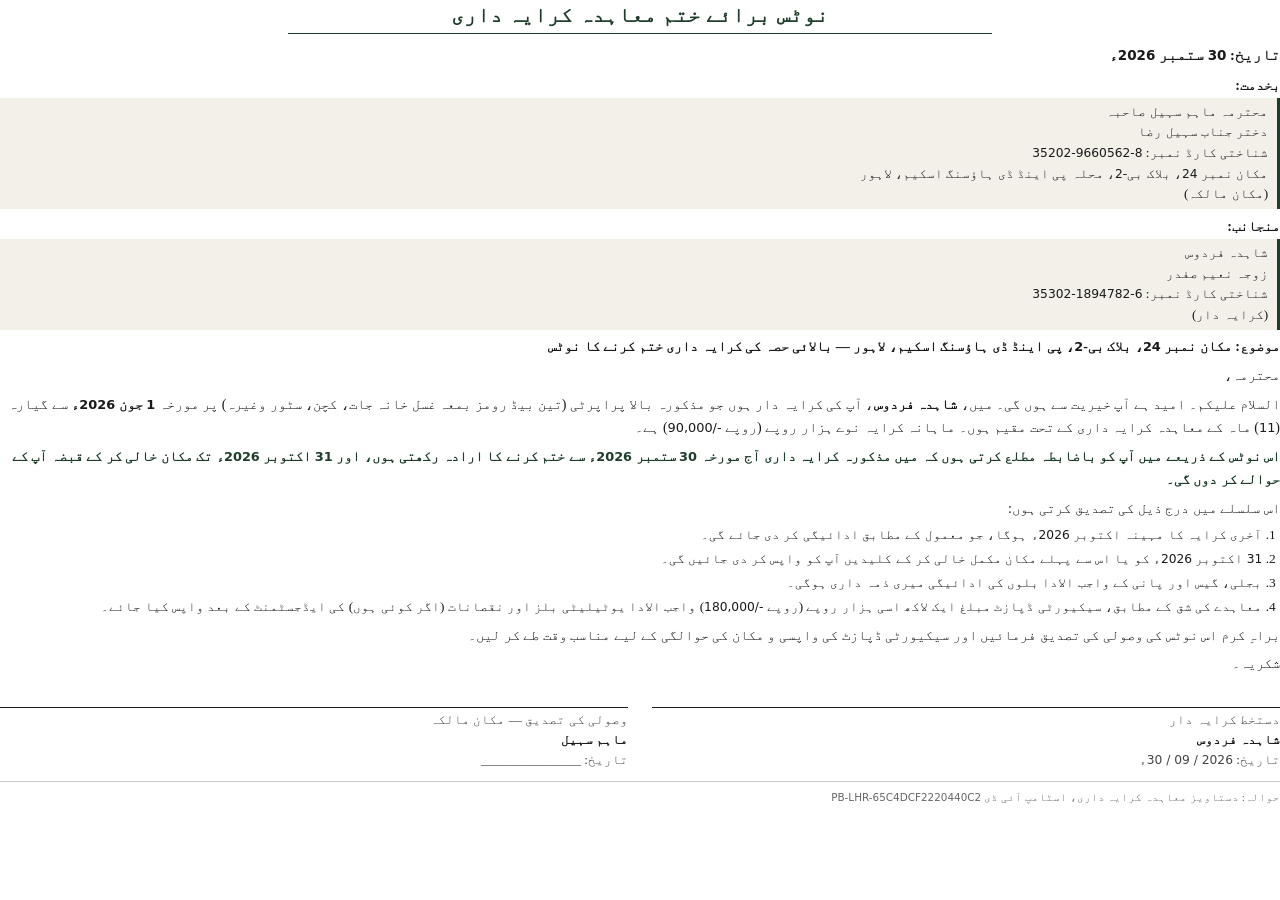
<file: documents/termination-notice-shahida-furdos.html>
<!DOCTYPE html>
<html lang="ur" dir="rtl">
<head>
  <meta charset="UTF-8" />
  <title>نوٹس برائے ختم کرایہ داری</title>
  <style>
    @font-face {
      font-family: 'Noto Nastaliq Urdu';
      src: url('file:///usr/share/fonts/truetype/noto/NotoNastaliqUrdu-Regular.ttf') format('truetype');
      font-weight: 400;
    }
    @font-face {
      font-family: 'Noto Nastaliq Urdu';
      src: url('file:///usr/share/fonts/truetype/noto/NotoNastaliqUrdu-Bold.ttf') format('truetype');
      font-weight: 700;
    }
    @font-face {
      font-family: 'DejaVu Sans';
      src: url('file:///usr/share/fonts/truetype/dejavu/DejaVuSans.ttf') format('truetype');
    }

    @page {
      size: A4;
      margin: 1.1cm 1.4cm;
    }

    * { box-sizing: border-box; margin: 0; padding: 0; }

    body {
      font-family: 'Noto Nastaliq Urdu', serif;
      color: #1a1a1a;
      font-size: 11pt;
      line-height: 1.65;
      direction: rtl;
      text-align: right;
      background: #fff;
    }

    /* Western / mathematical digits */
    .num {
      font-family: 'DejaVu Sans', Arial, sans-serif;
      direction: ltr;
      unicode-bidi: isolate;
      font-size: 0.92em;
    }

    h1 {
      text-align: center;
      font-size: 16pt;
      color: #1f3d2b;
      margin-bottom: 0.15rem;
      line-height: 1.45;
    }

    .rule {
      border: none;
      border-top: 1.5px solid #1f3d2b;
      width: 55%;
      margin: 0.1rem auto 0.55rem;
    }

    .meta { margin-bottom: 0.4rem; font-weight: 700; font-size: 11pt; }

    .label { font-weight: 700; margin-bottom: 0.05rem; font-size: 10.5pt; }

    .box {
      background: #f3f0ea;
      border-right: 3px solid #1f3d2b;
      padding: 0.25rem 0.55rem;
      margin-bottom: 0.4rem;
      line-height: 1.55;
      font-size: 10pt;
    }

    .subject {
      font-weight: 700;
      margin: 0.3rem 0 0.4rem;
      font-size: 10.5pt;
      line-height: 1.55;
    }

    p { margin-bottom: 0.35rem; font-size: 10.5pt; }

    .emphasis {
      font-weight: 700;
      color: #1f3d2b;
    }

    ol {
      margin: 0.15rem 0 0.4rem 0;
      padding-right: 1.1rem;
      padding-left: 0;
    }

    li {
      margin-bottom: 0.2rem;
      font-size: 10pt;
      line-height: 1.55;
    }

    .signs {
      display: flex;
      justify-content: space-between;
      gap: 1.5rem;
      margin-top: 0.9rem;
    }

    .sign {
      flex: 1;
      font-size: 10pt;
      color: #444;
      line-height: 1.5;
    }

    .sign .line {
      border-bottom: 1px solid #1a1a1a;
      height: 1.1rem;
      margin-bottom: 0.15rem;
    }

    .sign strong { color: #1a1a1a; }

    .ref {
      margin-top: 0.7rem;
      padding-top: 0.35rem;
      border-top: 1px solid #ccc;
      font-size: 8.5pt;
      color: #666;
    }
  </style>
</head>
<body>
  <h1>نوٹس برائے ختم معاہدہ کرایہ داری</h1>
  <hr class="rule" />

  <p class="meta">تاریخ: <span class="num">30</span> ستمبر <span class="num">2026</span>ء</p>

  <p class="label">بخدمت:</p>
  <div class="box">
    محترمہ ماہم سہیل صاحبہ<br />
    دختر جناب سہیل رضا<br />
    شناختی کارڈ نمبر: <span class="num">35202-9660562-8</span><br />
    مکان نمبر <span class="num">24</span>، بلاک بی-<span class="num">2</span>، محلہ پی اینڈ ڈی ہاؤسنگ اسکیم، لاہور<br />
    (مکان مالکہ)
  </div>

  <p class="label">منجانب:</p>
  <div class="box">
    شاہدہ فردوس<br />
    زوجہ نعیم صفدر<br />
    شناختی کارڈ نمبر: <span class="num">35302-1894782-6</span><br />
    (کرایہ دار)
  </div>

  <p class="subject">موضوع: مکان نمبر <span class="num">24</span>، بلاک بی-<span class="num">2</span>، پی اینڈ ڈی ہاؤسنگ اسکیم، لاہور — بالائی حصہ کی کرایہ داری ختم کرنے کا نوٹس</p>

  <p>محترمہ،</p>

  <p>
    السلام علیکم۔ امید ہے آپ خیریت سے ہوں گی۔ میں، <strong>شاہدہ فردوس</strong>، آپ کی کرایہ دار ہوں جو مذکورہ بالا پراپرٹی
    (تین بیڈ رومز بمعہ غسل خانہ جات، کچن، سٹور وغیرہ) پر مورخہ <strong><span class="num">1</span> جون <span class="num">2026</span>ء</strong> سے گیارہ (<span class="num">11</span>) ماہ کے معاہدہ کرایہ داری
    کے تحت مقیم ہوں۔ ماہانہ کرایہ نوے ہزار روپے (روپے <span class="num">90,000/-</span>) ہے۔
  </p>

  <p class="emphasis">
    اس نوٹس کے ذریعے میں آپ کو باضابطہ مطلع کرتی ہوں کہ میں مذکورہ کرایہ داری آج مورخہ <span class="num">30</span> ستمبر <span class="num">2026</span>ء سے
    ختم کرنے کا ارادہ رکھتی ہوں، اور <span class="num">31</span> اکتوبر <span class="num">2026</span>ء تک مکان خالی کر کے قبضہ آپ کے حوالے کر دوں گی۔
  </p>

  <p>اس سلسلے میں درج ذیل کی تصدیق کرتی ہوں:</p>
  <ol>
    <li>آخری کرایہ کا مہینہ اکتوبر <span class="num">2026</span>ء ہوگا، جو معمول کے مطابق ادائیگی کر دی جائے گی۔</li>
    <li><span class="num">31</span> اکتوبر <span class="num">2026</span>ء کو یا اس سے پہلے مکان مکمل خالی کر کے کلیدیں آپ کو واپس کر دی جائیں گی۔</li>
    <li>بجلی، گیس اور پانی کے واجب الادا بلوں کی ادائیگی میری ذمہ داری ہوگی۔</li>
    <li>معاہدے کی شق کے مطابق، سیکیورٹی ڈپازٹ مبلغ ایک لاکھ اسی ہزار روپے (روپے <span class="num">180,000/-</span>) واجب الادا یوٹیلیٹی بلز اور نقصانات (اگر کوئی ہوں) کی ایڈجسٹمنٹ کے بعد واپس کیا جائے۔</li>
  </ol>

  <p>
    براہِ کرم اس نوٹس کی وصولی کی تصدیق فرمائیں اور سیکیورٹی ڈپازٹ کی واپسی و مکان کی حوالگی کے لیے مناسب وقت طے کر لیں۔
  </p>

  <p>شکریہ۔</p>

  <div class="signs">
    <div class="sign">
      <div class="line"></div>
      دستخط کرایہ دار<br />
      <strong>شاہدہ فردوس</strong><br />
      تاریخ: <span class="num">30 / 09 / 2026</span>ء
    </div>
    <div class="sign">
      <div class="line"></div>
      وصولی کی تصدیق — مکان مالکہ<br />
      <strong>ماہم سہیل</strong><br />
      تاریخ: _______________
    </div>
  </div>

  <p class="ref">حوالہ: دستاویز معاہدہ کرایہ داری، اسٹامپ آئی ڈی <span class="num">PB-LHR-65C4DCF2220440C2</span></p>
</body>
</html>
</file>
<file: styles.css>
:root {
  --ink: #071512;
  --forest: #0d2a24;
  --pine: #164038;
  --mist: #d7ebe3;
  --foam: #eef7f2;
  --accent: #d4a017;
  --accent-deep: #b8860b;
  --glow: rgba(61, 155, 122, 0.35);
  --text: #e8f4ef;
  --muted: #9bb8ae;
  --dark-text: #102821;
  --dark-muted: #3d5c52;
  --radius: 2px;
  --font-display: "Syne", sans-serif;
  --font-body: "Figtree", sans-serif;
  --ease: cubic-bezier(0.22, 1, 0.36, 1);
}

*,
*::before,
*::after {
  box-sizing: border-box;
}

html {
  scroll-behavior: smooth;
}

body {
  margin: 0;
  font-family: var(--font-body);
  font-size: 1.0625rem;
  line-height: 1.65;
  color: var(--text);
  background: var(--ink);
  overflow-x: hidden;
}

.noise {
  pointer-events: none;
  position: fixed;
  inset: 0;
  z-index: 50;
  opacity: 0.04;
  background-image: url("data:image/svg+xml,%3Csvg viewBox='0 0 200 200' xmlns='http://www.w3.org/2000/svg'%3E%3Cfilter id='n'%3E%3CfeTurbulence type='fractalNoise' baseFrequency='0.85' numOctaves='4' stitchTiles='stitch'/%3E%3C/filter%3E%3Crect width='100%25' height='100%25' filter='url(%23n)'/%3E%3C/svg%3E");
}

a {
  color: inherit;
  text-decoration: none;
}

.site-header {
  position: fixed;
  top: 0;
  left: 0;
  right: 0;
  z-index: 40;
  display: flex;
  align-items: center;
  justify-content: space-between;
  padding: 1.1rem clamp(1.25rem, 4vw, 3rem);
  background: linear-gradient(180deg, rgba(7, 21, 18, 0.92), rgba(7, 21, 18, 0));
  mix-blend-mode: normal;
}

.logo {
  font-family: var(--font-display);
  font-weight: 700;
  font-size: 0.95rem;
  letter-spacing: 0.02em;
}

.header-cta {
  font-size: 0.875rem;
  font-weight: 600;
  color: var(--accent);
  border-bottom: 1px solid transparent;
  transition: border-color 0.3s var(--ease);
}

.header-cta:hover {
  border-color: var(--accent);
}

.hero {
  position: relative;
  min-height: 100svh;
  display: grid;
  align-items: end;
  padding: clamp(6rem, 12vh, 8rem) clamp(1.25rem, 4vw, 3rem)
    clamp(3rem, 8vh, 5rem);
  overflow: hidden;
}

.hero-visual {
  position: absolute;
  inset: 0;
  background:
    radial-gradient(ellipse 80% 60% at 70% 20%, rgba(61, 155, 122, 0.28), transparent 55%),
    radial-gradient(ellipse 50% 40% at 15% 80%, rgba(212, 160, 23, 0.12), transparent 50%),
    linear-gradient(160deg, #061410 0%, #0d2a24 42%, #12352c 72%, #0a1f1a 100%);
}

.hero-grid {
  position: absolute;
  inset: 0;
  background-image:
    linear-gradient(rgba(215, 235, 227, 0.06) 1px, transparent 1px),
    linear-gradient(90deg, rgba(215, 235, 227, 0.06) 1px, transparent 1px);
  background-size: 72px 72px;
  mask-image: radial-gradient(ellipse 70% 60% at 65% 35%, black 20%, transparent 75%);
  animation: gridDrift 28s linear infinite;
}

.hero-orb {
  position: absolute;
  border-radius: 50%;
  filter: blur(40px);
  animation: orbFloat 12s var(--ease) infinite alternate;
}

.hero-orb--a {
  width: min(48vw, 420px);
  height: min(48vw, 420px);
  top: 8%;
  right: 8%;
  background: var(--glow);
}

.hero-orb--b {
  width: min(30vw, 260px);
  height: min(30vw, 260px);
  bottom: 18%;
  left: 10%;
  background: rgba(212, 160, 23, 0.18);
  animation-delay: -4s;
}

.hero-scan {
  position: absolute;
  inset: 0;
  background: linear-gradient(
    180deg,
    transparent 0%,
    rgba(215, 235, 227, 0.03) 50%,
    transparent 100%
  );
  background-size: 100% 220%;
  animation: scan 9s ease-in-out infinite;
}

.hero-content {
  position: relative;
  z-index: 1;
  max-width: 42rem;
  opacity: 0;
  transform: translateY(28px);
  animation: riseIn 1s var(--ease) 0.15s forwards;
}

.hero-brand {
  margin: 0 0 1rem;
  font-family: var(--font-display);
  font-size: clamp(1.75rem, 5vw, 2.75rem);
  font-weight: 800;
  line-height: 1.05;
  letter-spacing: -0.03em;
  color: var(--accent);
}

.hero h1 {
  margin: 0 0 1.25rem;
  font-family: var(--font-display);
  font-size: clamp(2rem, 6vw, 3.5rem);
  font-weight: 700;
  line-height: 1.05;
  letter-spacing: -0.03em;
}

.hero-lead {
  margin: 0 0 2rem;
  max-width: 34rem;
  color: var(--muted);
  font-size: 1.125rem;
}

.hero-actions {
  display: flex;
  flex-wrap: wrap;
  gap: 0.85rem 1rem;
}

.btn {
  display: inline-flex;
  align-items: center;
  justify-content: center;
  min-height: 2.85rem;
  padding: 0.7rem 1.35rem;
  font-family: var(--font-body);
  font-size: 0.95rem;
  font-weight: 600;
  border: 1px solid transparent;
  border-radius: var(--radius);
  cursor: pointer;
  transition: transform 0.25s var(--ease), background 0.25s var(--ease),
    border-color 0.25s var(--ease), color 0.25s var(--ease);
}

.btn:hover {
  transform: translateY(-2px);
}

.btn-primary {
  background: var(--accent);
  color: var(--ink);
}

.btn-primary:hover {
  background: #e0b12a;
}

.btn-ghost {
  background: transparent;
  border-color: rgba(215, 235, 227, 0.28);
  color: var(--text);
}

.btn-ghost:hover {
  border-color: var(--mist);
}

.section {
  padding: clamp(4rem, 10vh, 7rem) clamp(1.25rem, 4vw, 3rem);
}

.section-inner {
  max-width: 44rem;
}

.about {
  background:
    linear-gradient(180deg, #0a1c18 0%, #12352c 100%);
  color: var(--text);
}

.role {
  background:
    linear-gradient(135deg, #eef7f2 0%, #d7ebe3 55%, #c5e0d4 100%);
  color: var(--dark-text);
}

.skills {
  background:
    radial-gradient(ellipse at top right, rgba(212, 160, 23, 0.08), transparent 45%),
    linear-gradient(180deg, #0d2a24 0%, #071512 100%);
}

.contact {
  background:
    linear-gradient(160deg, #12352c 0%, #0d2a24 50%, #0a1f1a 100%);
}

.eyebrow {
  margin: 0 0 0.75rem;
  font-size: 0.8rem;
  font-weight: 600;
  letter-spacing: 0.14em;
  text-transform: uppercase;
  color: var(--accent);
}

.role .eyebrow {
  color: var(--accent-deep);
}

.section h2 {
  margin: 0 0 1rem;
  font-family: var(--font-display);
  font-size: clamp(1.75rem, 4vw, 2.5rem);
  font-weight: 700;
  line-height: 1.15;
  letter-spacing: -0.02em;
}

.section-lead {
  margin: 0;
  font-size: 1.1rem;
}

.role .section-lead,
.role .salary-note {
  color: var(--dark-muted);
}

.about .section-lead,
.skills .section-lead,
.contact .section-lead {
  color: var(--muted);
}

.salary {
  display: grid;
  gap: 0.35rem;
  margin-top: 2.5rem;
  padding-top: 2rem;
  border-top: 1px solid rgba(16, 40, 33, 0.18);
}

.salary-label {
  font-size: 0.8rem;
  font-weight: 600;
  letter-spacing: 0.12em;
  text-transform: uppercase;
  color: var(--accent-deep);
}

.salary-value {
  font-family: var(--font-display);
  font-size: clamp(1.75rem, 4vw, 2.35rem);
  font-weight: 700;
  letter-spacing: -0.02em;
}

.salary-note {
  font-size: 0.95rem;
}

.tech-list {
  list-style: none;
  margin: 2.5rem 0 0;
  padding: 0;
  display: grid;
  gap: 0;
  border-top: 1px solid rgba(215, 235, 227, 0.14);
}

.tech-list li {
  padding: 1rem 0;
  border-bottom: 1px solid rgba(215, 235, 227, 0.14);
  font-weight: 500;
  letter-spacing: 0.01em;
  transform: translateX(0);
  transition: transform 0.3s var(--ease), color 0.3s var(--ease),
    padding-left 0.3s var(--ease);
}

.tech-list li:hover {
  color: var(--accent);
  padding-left: 0.5rem;
}

.aside {
  margin: 2.25rem 0 0;
  padding-left: 1rem;
  border-left: 2px solid var(--accent);
  color: var(--muted);
}

.contact-form {
  display: grid;
  grid-template-columns: 1fr 1fr;
  gap: 1.1rem;
  margin-top: 2.25rem;
  max-width: 36rem;
}

.contact-form label {
  display: grid;
  gap: 0.45rem;
}

.contact-form label.full,
.contact-form .btn {
  grid-column: 1 / -1;
}

.contact-form span {
  font-size: 0.85rem;
  font-weight: 600;
  color: var(--mist);
}

.contact-form input,
.contact-form textarea {
  width: 100%;
  padding: 0.85rem 0.95rem;
  font: inherit;
  color: var(--text);
  background: rgba(7, 21, 18, 0.45);
  border: 1px solid rgba(215, 235, 227, 0.2);
  border-radius: var(--radius);
  outline: none;
  transition: border-color 0.25s var(--ease), box-shadow 0.25s var(--ease);
}

.contact-form input:focus,
.contact-form textarea:focus {
  border-color: var(--accent);
  box-shadow: 0 0 0 3px rgba(212, 160, 23, 0.18);
}

.contact-form textarea {
  resize: vertical;
  min-height: 7rem;
}

.form-note {
  margin-top: 1.25rem;
  color: var(--accent);
  font-weight: 500;
}

.site-footer {
  padding: 1.5rem clamp(1.25rem, 4vw, 3rem) 2.5rem;
  border-top: 1px solid rgba(215, 235, 227, 0.1);
  color: var(--muted);
  font-size: 0.875rem;
}

.reveal {
  opacity: 0;
  transform: translateY(24px);
  transition: opacity 0.8s var(--ease), transform 0.8s var(--ease);
}

.reveal.is-visible {
  opacity: 1;
  transform: translateY(0);
}

@keyframes riseIn {
  to {
    opacity: 1;
    transform: translateY(0);
  }
}

@keyframes orbFloat {
  from {
    transform: translate3d(0, 0, 0) scale(1);
  }
  to {
    transform: translate3d(-18px, 24px, 0) scale(1.08);
  }
}

@keyframes gridDrift {
  from {
    transform: translate3d(0, 0, 0);
  }
  to {
    transform: translate3d(-72px, -72px, 0);
  }
}

@keyframes scan {
  0%,
  100% {
    background-position: 0% 0%;
  }
  50% {
    background-position: 0% 100%;
  }
}

@media (max-width: 640px) {
  .contact-form {
    grid-template-columns: 1fr;
  }

  .hero-actions {
    flex-direction: column;
    align-items: stretch;
  }

  .btn {
    width: 100%;
  }
}

@media (prefers-reduced-motion: reduce) {
  html {
    scroll-behavior: auto;
  }

  .hero-content,
  .reveal,
  .hero-grid,
  .hero-orb,
  .hero-scan {
    animation: none !important;
    transition: none !important;
    opacity: 1;
    transform: none;
  }
}
</file>
